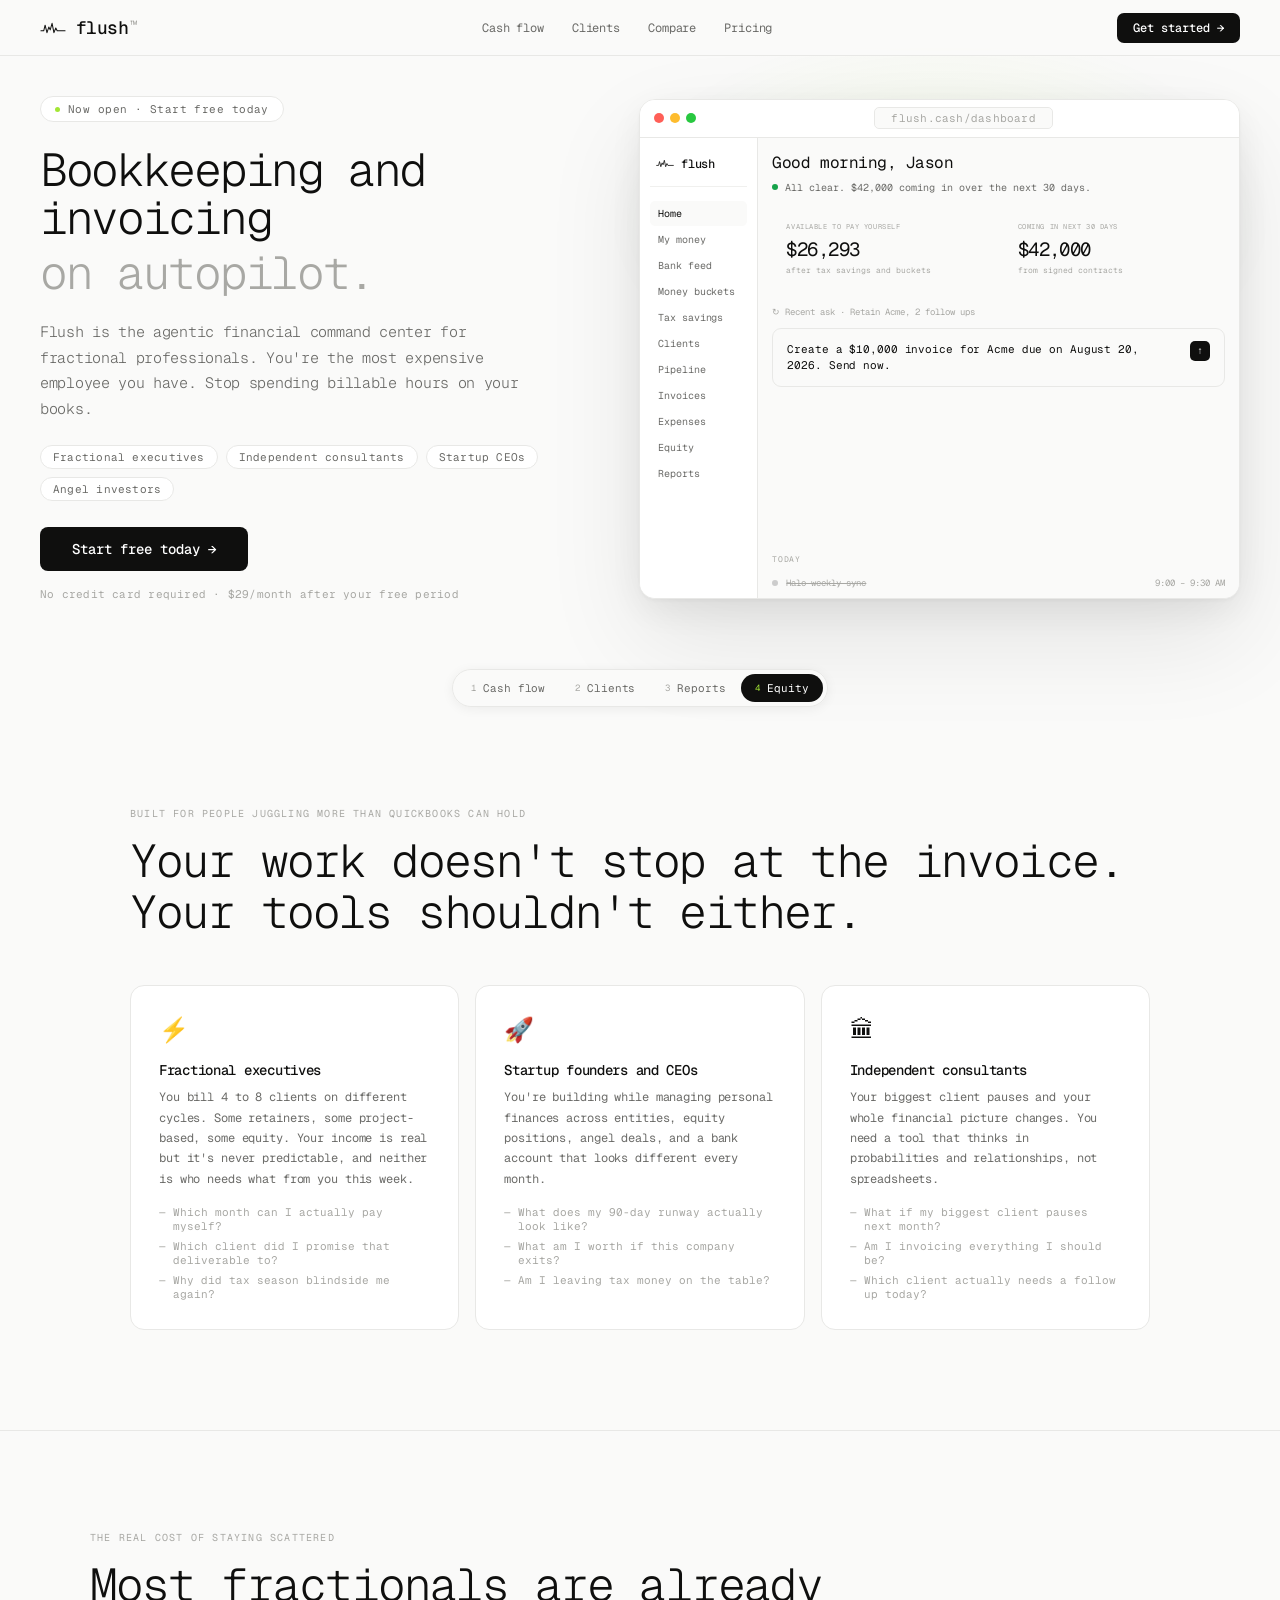
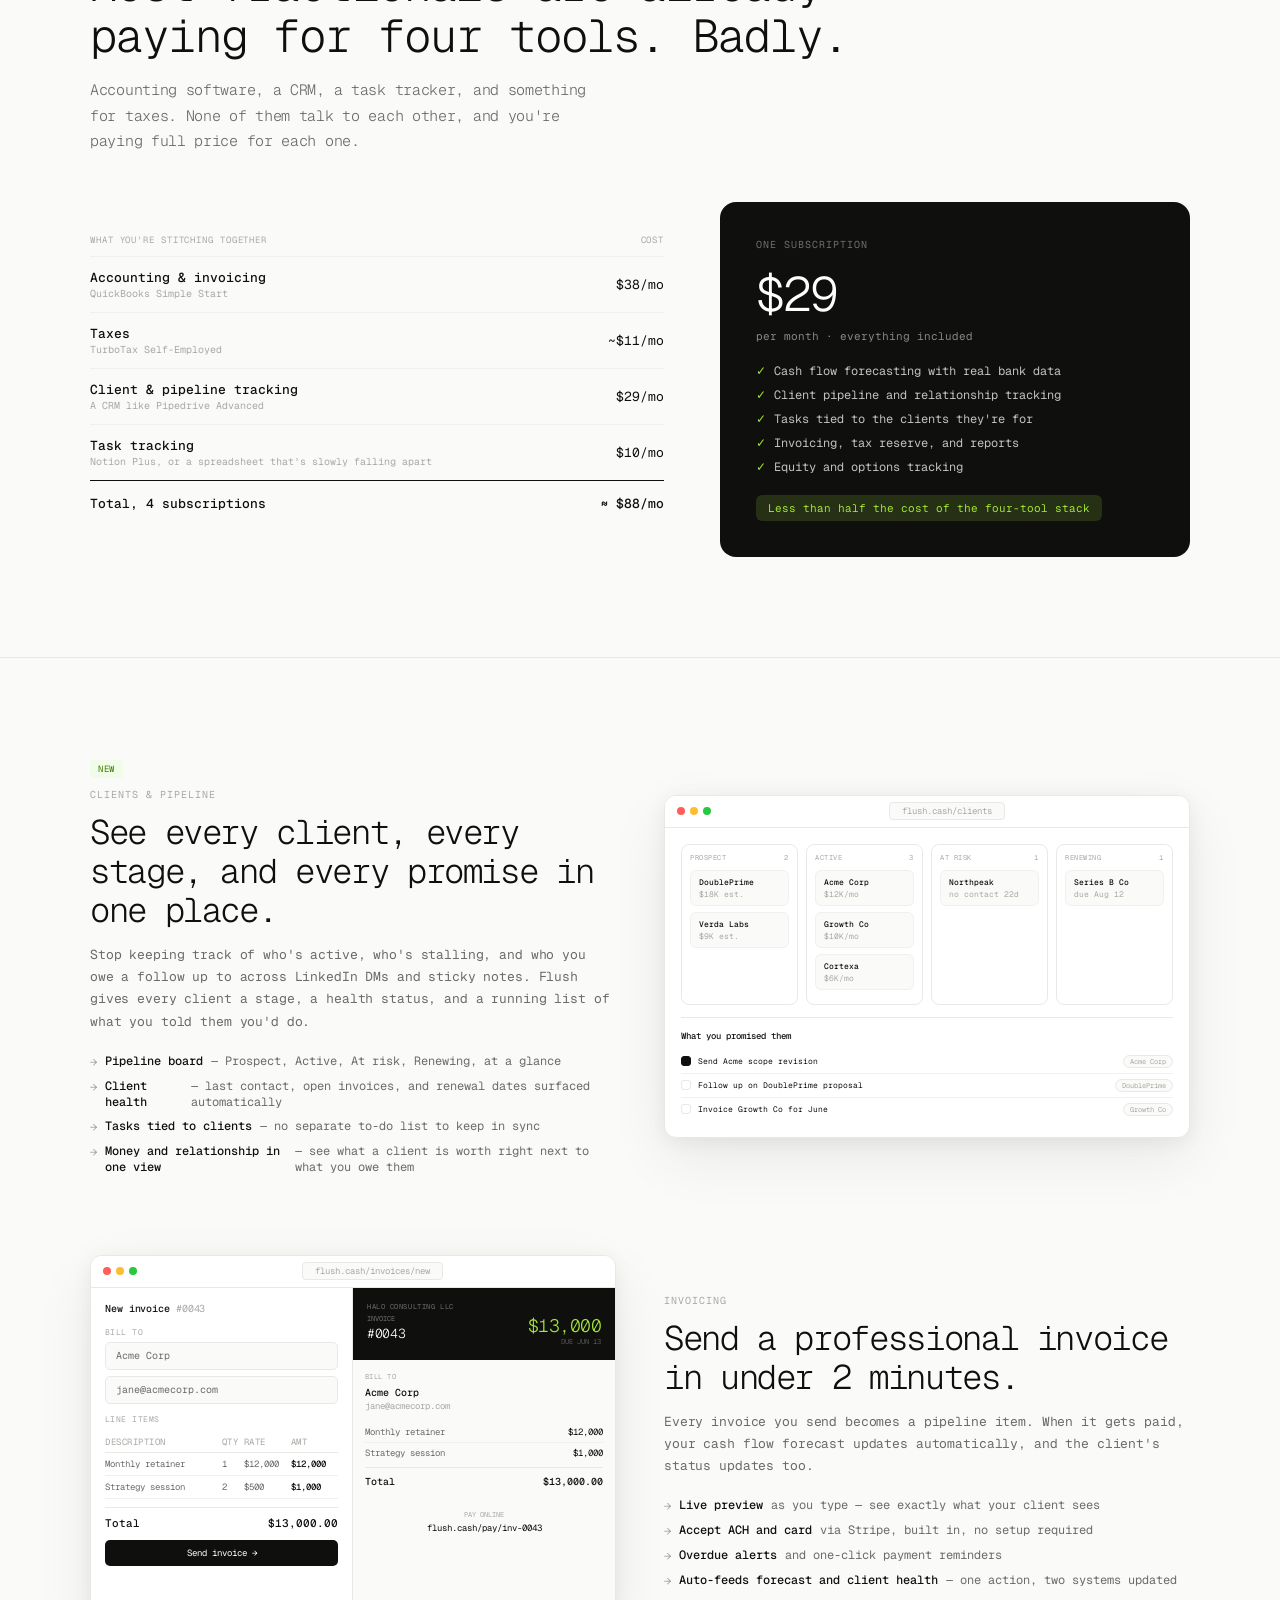
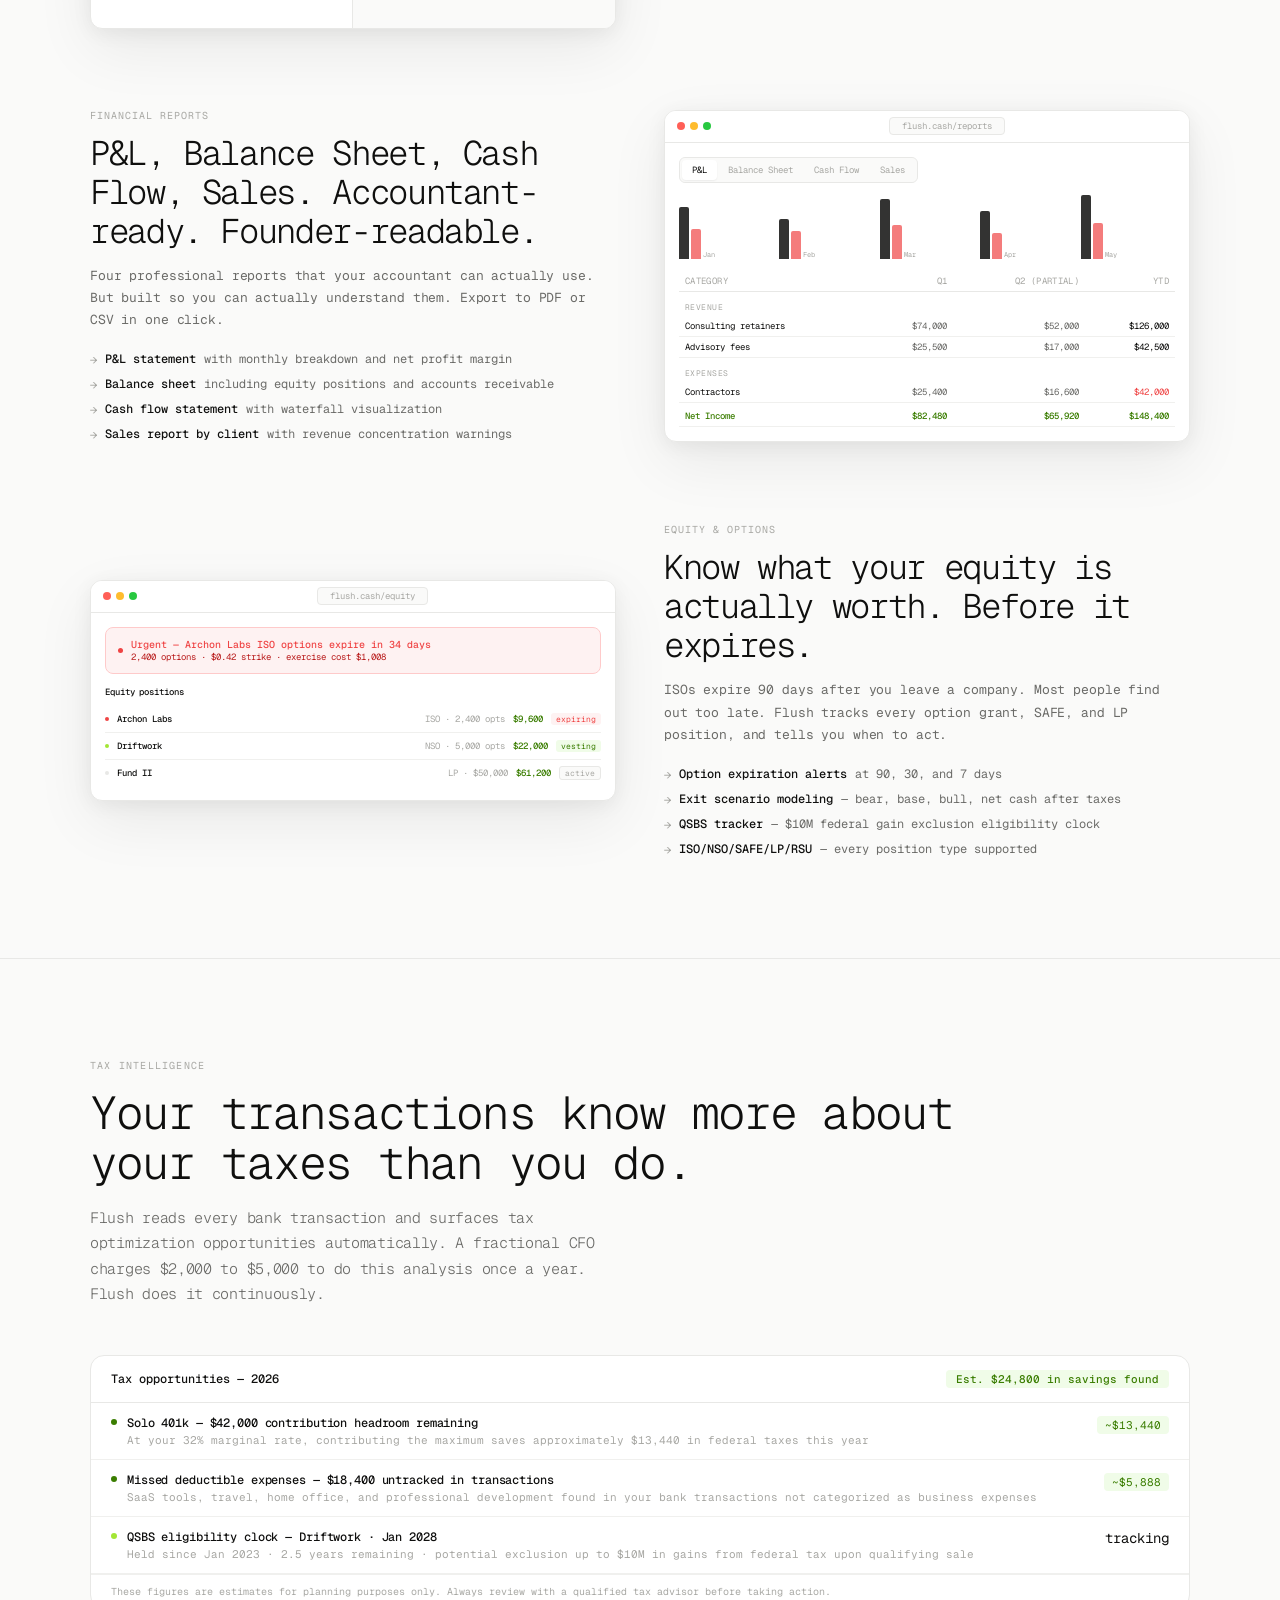
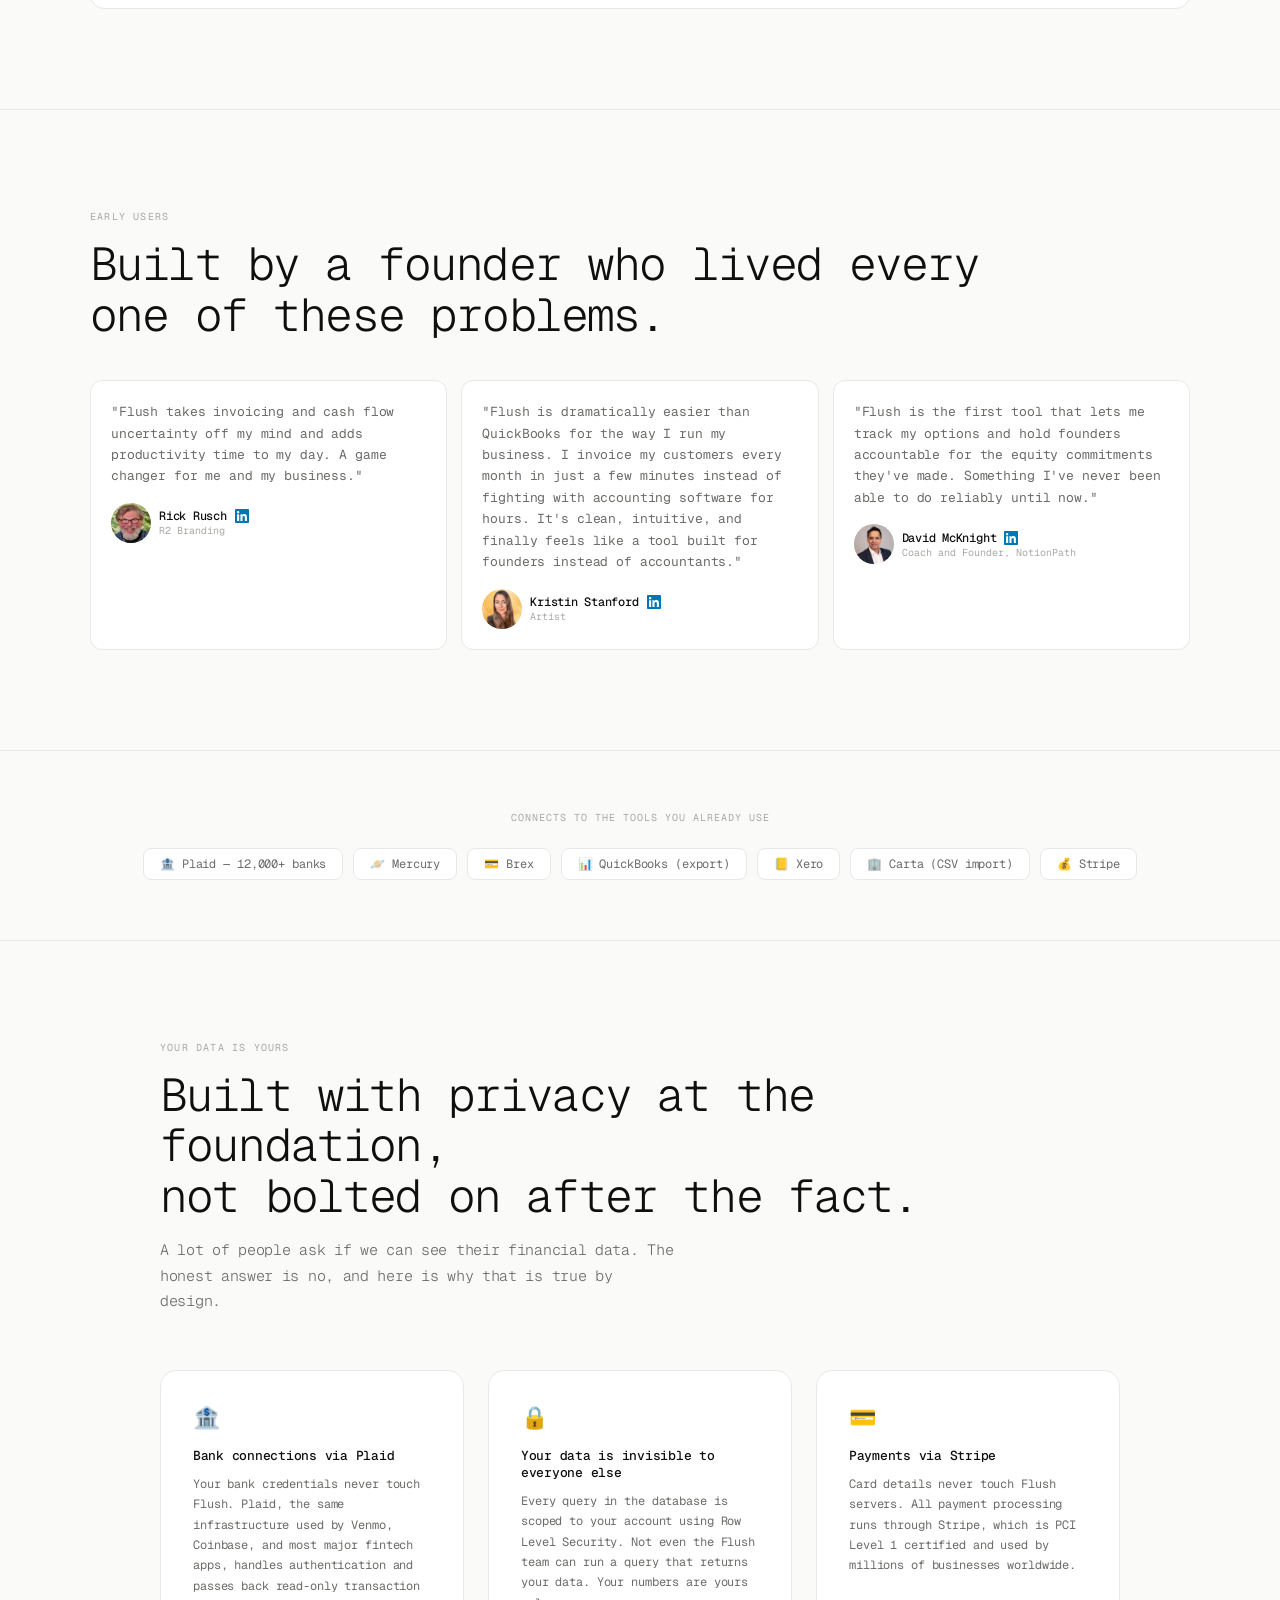
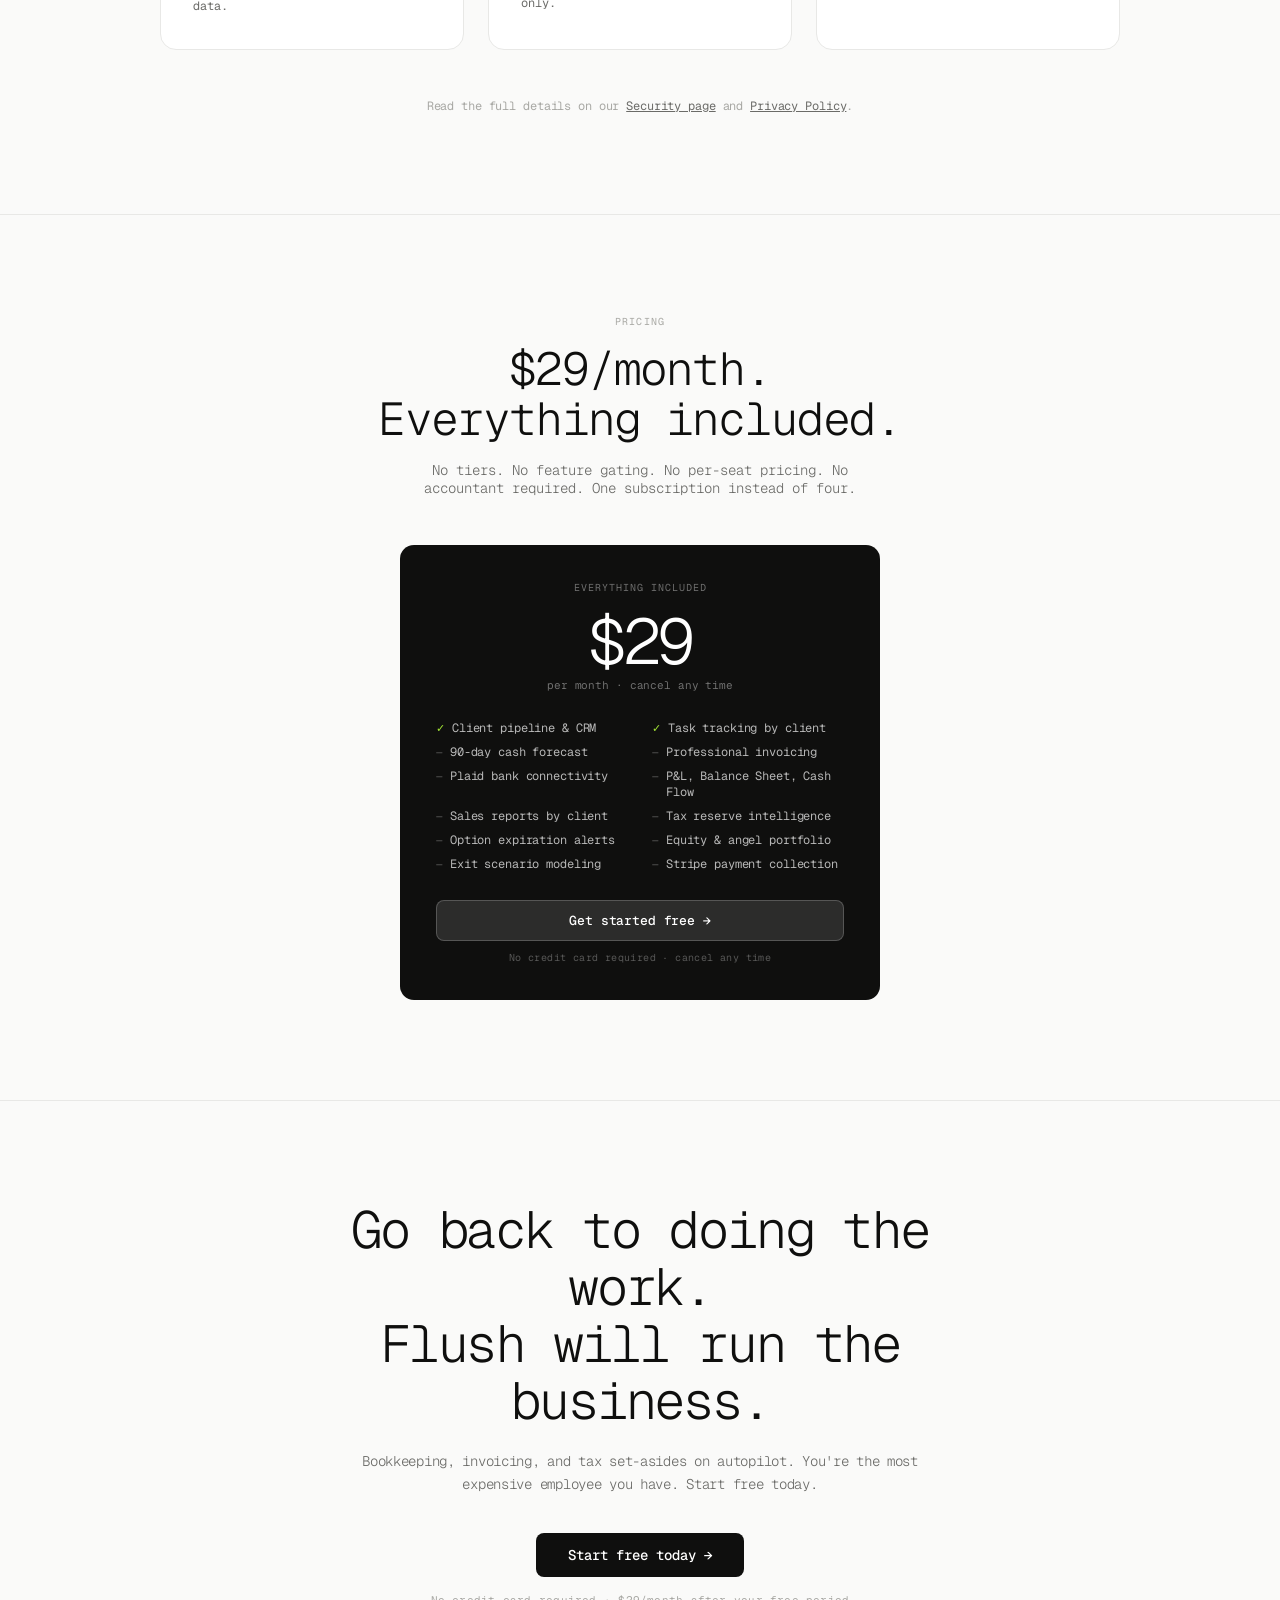
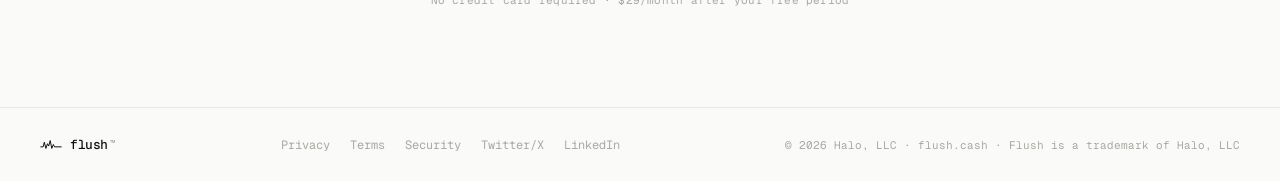
<file: index.html>
<!DOCTYPE html>
<html lang="en">
<head>
<meta charset="UTF-8">
<meta name="viewport" content="width=device-width, initial-scale=1.0">
<title>Flush — Bookkeeping and invoicing on autopilot.</title>
<meta name="description" content="Flush is the agentic financial command center for fractional professionals. You're the most expensive employee you have. Stop spending billable hours on your books. $29/month.">
<meta property="og:title" content="Flush — Bookkeeping and invoicing on autopilot.">
<meta property="og:description" content="The agentic financial command center for fractional professionals. Stop spending billable hours on your books. $29/month.">
<meta property="og:image" content="https://www.flush.cash/og-image.png">
<meta property="og:url" content="https://www.flush.cash">
<meta property="og:type" content="website">
<meta name="twitter:card" content="summary_large_image">
<meta name="twitter:title" content="Flush — Bookkeeping and invoicing on autopilot.">
<meta name="twitter:description" content="The agentic financial command center for fractional professionals. Stop spending billable hours on your books.">
<meta name="twitter:image" content="https://www.flush.cash/og-image.png">
<link rel="icon" type="image/png" href="/favicon.png">
<link rel="preconnect" href="https://fonts.googleapis.com">
<link href="https://fonts.googleapis.com/css2?family=Geist+Mono:wght@300;400;500;600&display=swap" rel="stylesheet">
<style>
*,*::before,*::after{margin:0;padding:0;box-sizing:border-box}
:root{
--bg:#fafaf9;--surface:#fff;--border:#e8e8e6;--border-subtle:#f0f0ee;
--text-primary:#0f0f0e;--text-secondary:#6b6b68;--text-tertiary:#a8a8a4;
--accent:#a3e635;--accent-muted:#f0fce8;--red:#ef4444;--red-muted:#fef2f2;
--amber:#f59e0b;--green:#16a34a;--green-muted:#f0fdf4;
--mono:'Geist Mono','Courier New',monospace;
}
html{font-size:14px;scroll-behavior:smooth}
body{background:var(--bg);color:var(--text-primary);font-family:var(--mono);-webkit-font-smoothing:antialiased;overflow-x:hidden}
@media (prefers-reduced-motion: reduce){
  html{scroll-behavior:auto}
  *{animation-duration:0.01ms !important;animation-iteration-count:1 !important;transition-duration:0.01ms !important;}
}

/* NAV */
nav{position:fixed;top:0;left:0;right:0;z-index:100;height:56px;background:rgba(250,250,249,0.9);backdrop-filter:blur(16px);border-bottom:1px solid var(--border);display:flex;align-items:center;justify-content:space-between;padding:0 40px}
.nav-logo{display:flex;align-items:center;gap:10px;text-decoration:none}
.nav-wordmark{font-size:18px;font-weight:500;letter-spacing:-0.03em;color:var(--text-primary)}
.nav-links{display:flex;align-items:center;gap:28px}
.nav-link{font-size:12px;color:var(--text-secondary);text-decoration:none;letter-spacing:-0.01em;transition:color 0.15s}
.nav-link:hover,.nav-link:focus-visible{color:var(--text-primary)}
.nav-cta{display:inline-flex;align-items:center;gap:6px;padding:7px 16px;border-radius:7px;font-size:12px;font-family:var(--mono);font-weight:500;background:var(--text-primary);color:#fff;text-decoration:none;transition:background 0.15s}
.nav-cta:hover{background:#2a2a28}
a:focus-visible,button:focus-visible{outline:2px solid var(--text-primary);outline-offset:2px}

/* HERO: two-column, copy left, product right, above the fold */
.hero{padding:96px 40px 32px;max-width:1280px;margin:0 auto;display:grid;grid-template-columns:0.95fr 1.05fr;gap:56px;align-items:center;text-align:left}
.hero-copy{min-width:0}
.hero-eyebrow{display:inline-flex;align-items:center;gap:8px;padding:5px 14px;border-radius:20px;border:1px solid var(--border);background:var(--surface);font-size:11px;color:var(--text-secondary);letter-spacing:0.04em;margin-bottom:24px;animation:fadeUp 0.5s ease both}
.eyebrow-dot{width:5px;height:5px;border-radius:50%;background:var(--accent);animation:pulse 2s infinite}
.hero-headline{font-size:clamp(32px,3.6vw,52px);font-weight:300;letter-spacing:-0.05em;line-height:1.05;margin-bottom:6px;animation:fadeUp 0.5s 0.08s ease both}
.hero-headline-2{font-size:clamp(32px,3.6vw,52px);font-weight:300;letter-spacing:-0.05em;line-height:1.05;margin-bottom:22px;color:var(--text-tertiary);animation:fadeUp 0.5s 0.12s ease both}
.hero-sub{font-size:15px;font-weight:300;color:var(--text-secondary);letter-spacing:-0.02em;line-height:1.7;max-width:480px;margin:0 0 24px;animation:fadeUp 0.5s 0.18s ease both}
.hero-icp{display:flex;align-items:center;gap:8px;margin-bottom:26px;flex-wrap:wrap;animation:fadeUp 0.5s 0.22s ease both}
.icp-tag{padding:4px 12px;border-radius:20px;border:1px solid var(--border);font-size:11px;color:var(--text-secondary);background:var(--surface);letter-spacing:0.02em}

/* WAITLIST */
.waitlist-wrap{animation:fadeUp 0.5s 0.28s ease both}
.waitlist-btn{height:42px;padding:0 20px;border-radius:8px;border:none;background:var(--text-primary);color:#fff;font-family:var(--mono);font-size:12px;font-weight:500;cursor:pointer;white-space:nowrap;transition:background 0.15s}
.waitlist-btn:hover{background:#2a2a28}
.waitlist-note{font-size:11px;color:var(--text-tertiary);text-align:left;letter-spacing:0.02em}
.cta-inner .waitlist-note{text-align:center}
@keyframes pulse{0%,100%{opacity:1}50%{opacity:0.4}}
@keyframes fadeUp{from{opacity:0;transform:translateY(10px)}to{opacity:1;transform:translateY(0)}}
@keyframes panelFade{from{opacity:0;transform:translateY(6px)}to{opacity:1;transform:translateY(0)}}

/* SECTION SCROLLSPY NAV (Attio-style numbered rail) */
.rail-nav{position:sticky;top:66px;z-index:60;display:flex;justify-content:center;gap:2px;width:fit-content;margin:36px auto 0;padding:4px;background:rgba(250,250,249,0.92);backdrop-filter:blur(12px);-webkit-backdrop-filter:blur(12px);border:1px solid var(--border);border-radius:24px;box-shadow:0 2px 12px rgba(0,0,0,0.06)}
.rail-item{display:flex;align-items:center;gap:7px;padding:7px 14px;border-radius:18px;font-size:11px;color:var(--text-secondary);text-decoration:none;transition:color 0.2s,background 0.2s;letter-spacing:-0.01em;white-space:nowrap}
.rail-num{font-size:9px;color:var(--text-tertiary);font-variant-numeric:tabular-nums}
.rail-item.active{color:#fff;background:var(--text-primary)}
.rail-item.active .rail-num{color:var(--accent)}
.rail-item:not(.active):hover{color:var(--text-primary)}
@media (max-width:900px){.rail-nav{display:none}}

/* SCREENSHOT FRAME */
.screenshot-wrap{margin:0;padding:0;animation:fadeUp 0.6s 0.35s ease both;position:relative;min-width:0}
.screenshot-glow{position:absolute;top:-80px;left:50%;transform:translateX(-50%);width:700px;height:400px;background:radial-gradient(ellipse,rgba(163,230,53,0.10) 0%,transparent 70%);pointer-events:none;z-index:0}
.screenshot-frame{background:var(--surface);border:1px solid var(--border);border-radius:16px;overflow:hidden;box-shadow:0 2px 4px rgba(0,0,0,0.04),0 12px 40px rgba(0,0,0,0.07),0 40px 100px rgba(0,0,0,0.09);position:relative;z-index:1}
.browser-bar{height:38px;background:var(--surface);border-bottom:1px solid var(--border);display:flex;align-items:center;padding:0 14px;gap:6px}
.browser-dot{width:10px;height:10px;border-radius:50%}
.browser-url{margin:0 auto;font-size:11px;color:var(--text-tertiary);background:var(--bg);border:1px solid var(--border);border-radius:5px;padding:3px 16px;letter-spacing:0.02em;transition:opacity 0.2s}

/* Hero view toggle pills */
.hero-view-toggle{display:flex;justify-content:center;gap:6px;padding:12px 0 0}
.hvt-pill{font-size:10px;padding:5px 12px;border-radius:20px;border:1px solid var(--border);background:var(--surface);color:var(--text-tertiary);cursor:pointer;font-family:var(--mono);transition:all 0.2s}
.hvt-pill.active{background:var(--text-primary);color:#fff;border-color:var(--text-primary)}

/* MINI APP inside screenshot */
.mini-app{display:flex;height:480px;overflow:hidden}
.mini-sidebar{width:172px;border-right:1px solid var(--border);background:var(--surface);padding:14px 10px;flex-shrink:0}
.ms-logo{display:flex;align-items:center;gap:7px;padding:4px 6px;margin-bottom:14px;border-bottom:1px solid var(--border-subtle);padding-bottom:14px}
.ms-logo-name{font-size:12px;font-weight:500;letter-spacing:-0.03em}
.ms-section{font-size:8px;letter-spacing:0.1em;text-transform:uppercase;color:var(--text-tertiary);padding:6px 6px 3px;margin-top:6px}
.ms-nav{display:flex;align-items:center;gap:6px;padding:5px 6px;border-radius:5px;font-size:10px;color:var(--text-secondary);margin-bottom:1px;letter-spacing:-0.01em;cursor:pointer;transition:background 0.15s,color 0.15s}
.ms-nav.active{background:var(--text-primary);color:#fff}
.ms-nav-dot{width:3px;height:3px;border-radius:50%;background:currentColor;opacity:0.5;flex-shrink:0}
.ms-badge{margin-left:auto;background:var(--red);color:#fff;font-size:8px;padding:1px 4px;border-radius:8px}
.ms-badge.g{background:var(--green)}
.mini-main{flex:1;background:var(--bg);overflow:hidden;position:relative}
.ms-topbar{height:38px;background:var(--surface);border-bottom:1px solid var(--border);display:flex;align-items:center;justify-content:space-between;padding:0 16px}
.ms-page-title{font-size:11px;font-weight:500;letter-spacing:-0.02em}
.ms-btn{font-size:9px;padding:3px 8px;border-radius:4px;background:var(--text-primary);color:#fff;font-family:var(--mono);border:none;cursor:pointer}
.ms-content{padding:14px;animation:panelFade 0.4s ease both}
.anim-row{opacity:0;transform:translateY(5px);transition:opacity 0.35s ease,transform 0.35s ease}
.anim-row.in{opacity:1;transform:translateY(0)}
.anim-fade{opacity:0;transition:opacity 0.4s ease}
.anim-fade.in{opacity:1}
.ms-prob-fill{transition:width 0.6s cubic-bezier(0.22,0.61,0.36,1)}
.ms-card{background:var(--surface);border:1px solid var(--border);border-radius:8px;padding:12px 14px;margin-bottom:10px}
.ms-label{font-size:7px;letter-spacing:0.1em;text-transform:uppercase;color:var(--text-tertiary);margin-bottom:6px;display:flex;justify-content:space-between;align-items:center}
.ms-amount{font-size:22px;font-weight:300;letter-spacing:-0.04em;margin-bottom:10px;display:flex;align-items:baseline;gap:8px}
.ms-delta{font-size:8px;padding:1px 5px;border-radius:3px;background:var(--accent-muted);color:#3a7d00}
.ms-grid3{display:grid;grid-template-columns:repeat(3,1fr);gap:8px;margin-bottom:10px}
.ms-stat{background:var(--surface);border:1px solid var(--border);border-radius:6px;padding:8px 10px}
.ms-stat-lbl{font-size:7px;letter-spacing:0.08em;text-transform:uppercase;color:var(--text-tertiary);margin-bottom:4px}
.ms-stat-val{font-size:13px;font-weight:300;letter-spacing:-0.03em}
.ms-stat-meta{font-size:7px;color:var(--text-tertiary);margin-top:2px}
.ms-stat-meta.up{color:#3a7d00}
.ms-stat-meta.down{color:var(--red)}
.ms-stat-meta.warn{color:var(--amber)}
.ms-grid2{display:grid;grid-template-columns:1fr 1fr;gap:8px}
.ms-pipeline-item{display:flex;align-items:center;gap:6px;padding:4px 0;border-bottom:1px solid var(--border-subtle);font-size:8px}
.ms-pipeline-item:last-child{border-bottom:none}
.ms-prob{width:24px;height:2px;background:var(--border);border-radius:1px;flex-shrink:0}
.ms-prob-fill{height:100%;border-radius:1px;background:var(--text-primary)}
.ms-alert-item{display:flex;align-items:flex-start;gap:5px;padding:4px 0;border-bottom:1px solid var(--border-subtle);font-size:8px}
.ms-alert-item:last-child{border-bottom:none}
.ms-alert-dot{width:4px;height:4px;border-radius:50%;margin-top:2px;flex-shrink:0}

/* Clients kanban mini (used both in hero alt view and in the feature section) */
.kanban-mini{display:grid;grid-template-columns:repeat(4,1fr);gap:8px}
.kanban-col{background:var(--surface);border:1px solid var(--border);border-radius:8px;padding:8px;min-height:120px}
.kanban-col-lbl{font-size:7px;letter-spacing:0.08em;text-transform:uppercase;color:var(--text-tertiary);margin-bottom:8px;display:flex;justify-content:space-between}
.kanban-card{background:var(--bg);border:1px solid var(--border-subtle);border-radius:6px;padding:6px 8px;margin-bottom:6px;font-size:8px}
.kanban-card-name{font-weight:500;color:var(--text-primary);margin-bottom:2px}
.kanban-card-meta{color:var(--text-tertiary)}
.task-row{display:flex;align-items:center;gap:7px;padding:5px 0;border-bottom:1px solid var(--border-subtle);font-size:8px}
.task-row:last-child{border-bottom:none}
.task-check{width:10px;height:10px;border-radius:3px;border:1px solid var(--border);flex-shrink:0}
.task-check.done{background:var(--text-primary);border-color:var(--text-primary)}
.task-client{margin-left:auto;color:var(--text-tertiary);font-size:7px;padding:1px 6px;background:var(--bg);border-radius:8px;border:1px solid var(--border)}

/* SECTION BLOCKS */
section{padding:100px 40px;max-width:1100px;margin:0 auto}
.section-eyebrow{font-size:10px;letter-spacing:0.12em;text-transform:uppercase;color:var(--text-tertiary);margin-bottom:16px}
.section-headline{font-size:clamp(28px,4vw,46px);font-weight:300;letter-spacing:-0.04em;line-height:1.1;margin-bottom:16px}
.section-body{font-size:15px;font-weight:300;color:var(--text-secondary);letter-spacing:-0.02em;line-height:1.7;max-width:520px}
hr{border:none;border-top:1px solid var(--border)}

/* WHO IT'S FOR */
.icp-grid{display:grid;grid-template-columns:repeat(3,1fr);gap:16px;margin-top:48px}
.icp-card{background:var(--surface);border:1px solid var(--border);border-radius:14px;padding:28px}
.icp-emoji{font-size:24px;margin-bottom:16px}
.icp-title{font-size:14px;font-weight:500;letter-spacing:-0.02em;margin-bottom:8px}
.icp-body{font-size:12px;color:var(--text-secondary);line-height:1.7;letter-spacing:-0.01em}
.icp-pains{margin-top:16px;display:flex;flex-direction:column;gap:6px}
.icp-pain{display:flex;align-items:flex-start;gap:7px;font-size:11px;color:var(--text-tertiary)}
.icp-pain::before{content:'—';color:var(--text-tertiary);flex-shrink:0}

/* COST COMPARISON (new) */
.cost-section{border-top:1px solid var(--border);padding:100px 40px}
.cost-inner{max-width:1100px;margin:0 auto}
.cost-grid{display:grid;grid-template-columns:1.1fr 0.9fr;gap:56px;align-items:center;margin-top:48px}
.stack-table{width:100%;border-collapse:collapse}
.stack-table th{text-align:left;font-size:9px;letter-spacing:0.1em;text-transform:uppercase;color:var(--text-tertiary);padding:0 0 10px;font-weight:400}
.stack-table th:last-child{text-align:right}
.stack-table td{padding:12px 0;border-top:1px solid var(--border-subtle);font-size:13px}
.stack-table td:last-child{text-align:right;font-variant-numeric:tabular-nums}
.stack-row-name{color:var(--text-primary);font-weight:500}
.stack-row-sub{color:var(--text-tertiary);font-size:10px;margin-top:1px}
.stack-total-row td{border-top:1px solid var(--text-primary);font-weight:500;padding-top:14px}
.flush-card{background:var(--text-primary);color:#fff;border-radius:16px;padding:36px}
.flush-card-lbl{font-size:10px;letter-spacing:0.1em;text-transform:uppercase;color:rgba(255,255,255,0.4);margin-bottom:12px}
.flush-card-price{font-size:48px;font-weight:300;letter-spacing:-0.04em;margin-bottom:4px}
.flush-card-note{font-size:11px;color:rgba(255,255,255,0.5);margin-bottom:20px}
.flush-card-list{display:flex;flex-direction:column;gap:8px}
.flush-card-item{display:flex;align-items:flex-start;gap:8px;font-size:12px;color:rgba(255,255,255,0.75)}
.flush-card-item::before{content:'✓';color:var(--accent);flex-shrink:0}
.savings-badge{display:inline-block;margin-top:20px;padding:6px 12px;border-radius:6px;background:rgba(163,230,53,0.15);color:var(--accent);font-size:11px}

/* QUICKBOOKS TEARDOWN */
.qb-section{border-top:1px solid var(--border);padding:100px 40px}
.qb-inner{max-width:1100px;margin:0 auto}
.qb-grid{display:grid;grid-template-columns:1fr 1fr;gap:60px;align-items:start;margin-top:48px}
.qb-col-label{font-size:10px;letter-spacing:0.1em;text-transform:uppercase;color:var(--text-tertiary);margin-bottom:20px;display:flex;align-items:center;gap:8px}
.qb-col-label .pill{padding:2px 8px;border-radius:4px;font-size:9px}
.qb-row{display:flex;align-items:flex-start;gap:12px;padding:12px 0;border-bottom:1px solid var(--border-subtle)}
.qb-row:last-child{border-bottom:none}
.qb-check{width:16px;height:16px;border-radius:4px;display:flex;align-items:center;justify-content:center;flex-shrink:0;margin-top:1px}
.qb-check.yes{background:var(--accent-muted);color:#3a7d00}
.qb-check.no{background:var(--red-muted);color:var(--red)}
.qb-text{font-size:12px;color:var(--text-secondary);line-height:1.55;letter-spacing:-0.01em}
.qb-text strong{color:var(--text-primary);font-weight:500}

/* FEATURE SCREENSHOTS */
.feature-section{border-top:1px solid var(--border);padding:100px 40px}
.feature-inner{max-width:1100px;margin:0 auto}
.feature-block{display:grid;grid-template-columns:1fr 1fr;gap:48px;align-items:center;margin-bottom:80px}
.feature-block:last-child{margin-bottom:0}
.feature-block.reverse{direction:rtl}
.feature-block.reverse>*{direction:ltr}
.feature-text .eyebrow{font-size:10px;letter-spacing:0.1em;text-transform:uppercase;color:var(--text-tertiary);margin-bottom:12px}
.feature-text h3{font-size:clamp(22px,3vw,34px);font-weight:300;letter-spacing:-0.04em;line-height:1.15;margin-bottom:14px}
.feature-text p{font-size:13px;color:var(--text-secondary);line-height:1.7;letter-spacing:-0.01em;margin-bottom:20px}
.feature-bullets{display:flex;flex-direction:column;gap:8px}
.feature-bullet{display:flex;align-items:flex-start;gap:8px;font-size:12px;color:var(--text-secondary)}
.feature-bullet::before{content:'→';color:var(--text-tertiary);flex-shrink:0;margin-top:1px}
.feature-bullet strong{color:var(--text-primary);font-weight:500}
.feature-badge{display:inline-block;font-size:9px;letter-spacing:0.06em;text-transform:uppercase;color:#3a7d00;background:var(--accent-muted);padding:3px 8px;border-radius:4px;margin-bottom:10px}

.mini-screen{background:var(--surface);border:1px solid var(--border);border-radius:12px;overflow:hidden;box-shadow:0 4px 20px rgba(0,0,0,0.06),0 20px 60px rgba(0,0,0,0.07)}
.mini-screen-bar{height:32px;background:var(--surface);border-bottom:1px solid var(--border);display:flex;align-items:center;padding:0 12px;gap:5px}
.mini-screen-dot{width:8px;height:8px;border-radius:50%}
.mini-screen-url{margin:0 auto;font-size:9px;color:var(--text-tertiary);background:var(--bg);border:1px solid var(--border);border-radius:4px;padding:2px 12px}

.inv-preview{padding:16px}
.inv-form-mini{display:flex;flex-direction:column;gap:8px}
.inv-field-mini{height:28px;background:var(--bg);border:1px solid var(--border);border-radius:5px;padding:0 10px;font-size:10px;color:var(--text-secondary);display:flex;align-items:center}
.inv-table-mini{width:100%;border-collapse:collapse;font-size:9px;margin-top:8px}
.inv-table-mini th{color:var(--text-tertiary);text-align:left;padding:4px 0;border-bottom:1px solid var(--border);letter-spacing:0.06em;text-transform:uppercase;font-weight:400}
.inv-table-mini td{padding:5px 0;border-bottom:1px solid var(--border-subtle);color:var(--text-secondary)}
.inv-total-mini{display:flex;justify-content:space-between;font-size:11px;font-weight:500;padding-top:8px;margin-top:8px;border-top:1px solid var(--border)}

.report-mini{padding:14px}
.report-tabs-mini{display:flex;gap:1px;background:var(--bg);border-radius:6px;padding:2px;margin-bottom:12px;width:fit-content;border:1px solid var(--border)}
.rt-mini{font-size:9px;padding:4px 10px;border-radius:4px;cursor:pointer;font-family:var(--mono);color:var(--text-tertiary);border:none;background:none}
.rt-mini.active{background:var(--surface);color:var(--text-primary);box-shadow:0 1px 2px rgba(0,0,0,0.06)}
.pl-mini-table{width:100%;border-collapse:collapse;font-size:9px}
.pl-mini-table th{color:var(--text-tertiary);text-align:right;padding:4px 6px;border-bottom:1px solid var(--border);font-weight:400;letter-spacing:0.04em;text-transform:uppercase}
.pl-mini-table th:first-child{text-align:left}
.pl-mini-table td{padding:4px 6px;border-bottom:1px solid var(--border-subtle);text-align:right;color:var(--text-secondary)}
.pl-mini-table td:first-child{text-align:left;color:var(--text-primary)}
.pl-mini-table .section-r td{font-size:8px;text-transform:uppercase;letter-spacing:0.06em;color:var(--text-tertiary);padding-top:10px;border-bottom:none}
.pl-mini-table .total-r td{font-weight:500;border-top:1px solid var(--border);color:#3a7d00;padding-top:7px}
.bar-mini-wrap{height:64px;display:flex;align-items:flex-end;gap:6px;margin-bottom:12px}
.bar-mini-group{flex:1;display:flex;gap:2px;align-items:flex-end}
.bar-mini{border-radius:2px 2px 0 0;width:10px}
.bar-mini-lbl{font-size:7px;color:var(--text-tertiary);text-align:center;margin-top:3px}

.equity-mini{padding:14px}
.eq-position{display:flex;align-items:center;gap:8px;padding:7px 0;border-bottom:1px solid var(--border-subtle);font-size:9px}
.eq-position:last-child{border-bottom:none}
.eq-dot{width:4px;height:4px;border-radius:50%;flex-shrink:0}
.eq-name{flex:1;color:var(--text-primary);font-weight:500}
.eq-type{color:var(--text-tertiary)}
.eq-value{color:#3a7d00;font-weight:500}
.eq-status{margin-left:auto}
.eq-tag{font-size:8px;padding:1px 5px;border-radius:3px}
.eq-tag-red{background:var(--red-muted);color:var(--red)}
.eq-tag-green{background:var(--accent-muted);color:#3a7d00}
.eq-tag-grey{background:var(--bg);color:var(--text-tertiary);border:1px solid var(--border)}

/* ALERT SECTION */
.alerts-demo{background:var(--surface);border:1px solid var(--border);border-radius:14px;overflow:hidden;margin-top:48px}
.alerts-header{padding:14px 20px;border-bottom:1px solid var(--border);display:flex;justify-content:space-between;align-items:center;font-size:12px;font-weight:500}
.alert-demo-item{display:flex;align-items:flex-start;gap:10px;padding:12px 20px;border-bottom:1px solid var(--border-subtle);transition:background 0.1s}
.alert-demo-item:hover{background:var(--bg)}
.alert-demo-item:last-child{border-bottom:none}
.alert-ind{width:6px;height:6px;border-radius:50%;margin-top:4px;flex-shrink:0}
.alert-demo-body{flex:1}
.alert-demo-title{font-size:12px;font-weight:500;color:var(--text-primary);margin-bottom:2px;letter-spacing:-0.01em}
.alert-demo-sub{font-size:11px;color:var(--text-tertiary)}
.alert-demo-time{font-size:10px;color:var(--text-tertiary);flex-shrink:0;margin-top:2px}
.alert-savings{font-size:11px;padding:2px 8px;border-radius:4px;background:var(--accent-muted);color:#3a7d00;flex-shrink:0;margin-top:1px}

/* SOCIAL PROOF */
.testimonials-grid{display:grid;grid-template-columns:repeat(3,1fr);gap:14px;margin-top:40px}
.testimonial{background:var(--surface);border:1px solid var(--border);border-radius:12px;padding:20px}
.t-quote{font-size:13px;color:var(--text-secondary);line-height:1.65;letter-spacing:-0.01em;margin-bottom:16px}
.t-author{display:flex;align-items:center;gap:8px}
.t-name{font-size:12px;font-weight:500;color:var(--text-primary);letter-spacing:-0.02em}
.t-role{font-size:10px;color:var(--text-tertiary)}

/* PRICING */
.pricing-card{background:var(--text-primary);color:#fff;border-radius:14px;padding:36px;max-width:480px;margin:48px auto 0;text-align:center}
.pricing-tier-lbl{font-size:10px;letter-spacing:0.1em;text-transform:uppercase;color:rgba(255,255,255,0.4);margin-bottom:16px}
.pricing-price-big{font-size:64px;font-weight:300;letter-spacing:-0.05em;line-height:1;margin-bottom:4px}
.pricing-period{font-size:11px;color:rgba(255,255,255,0.4);margin-bottom:28px;letter-spacing:-0.01em}
.pricing-features-grid{display:grid;grid-template-columns:1fr 1fr;gap:8px 24px;text-align:left;margin-bottom:28px}
.pricing-feature{display:flex;align-items:flex-start;gap:7px;font-size:12px;color:rgba(255,255,255,0.7);letter-spacing:-0.01em}
.pricing-feature::before{content:'—';color:rgba(255,255,255,0.3);flex-shrink:0;font-size:11px;margin-top:1px}
.pricing-feature.new::before{content:'✓';color:var(--accent)}
.pricing-cta{display:block;padding:11px;border-radius:8px;background:rgba(255,255,255,0.12);border:1px solid rgba(255,255,255,0.2);color:#fff;font-family:var(--mono);font-size:13px;font-weight:500;text-decoration:none;text-align:center;cursor:pointer;transition:background 0.15s;letter-spacing:-0.01em}
.pricing-cta:hover{background:rgba(255,255,255,0.2)}
.pricing-note{font-size:10px;color:rgba(255,255,255,0.3);margin-top:10px;letter-spacing:0.04em}
.legacy-note{font-size:11px;color:var(--text-tertiary);text-align:center;margin-top:16px}

/* INTEGRATIONS */
.integrations-wrap{border-top:1px solid var(--border);padding:60px 40px}
.integrations-inner{max-width:1100px;margin:0 auto;text-align:center}
.int-label{font-size:10px;letter-spacing:0.1em;text-transform:uppercase;color:var(--text-tertiary);margin-bottom:24px}
.int-row{display:flex;align-items:center;justify-content:center;gap:10px;flex-wrap:wrap}
.int-chip{display:inline-flex;align-items:center;gap:7px;padding:7px 16px;border-radius:8px;border:1px solid var(--border);background:var(--surface);font-size:12px;color:var(--text-secondary);letter-spacing:-0.01em}

/* CTA BOTTOM */
.cta-section{border-top:1px solid var(--border);padding:100px 40px;text-align:center}
.cta-inner{max-width:600px;margin:0 auto}
.cta-headline{font-size:clamp(30px,5vw,52px);font-weight:300;letter-spacing:-0.04em;line-height:1.1;margin-bottom:20px}
.cta-sub{font-size:14px;font-weight:300;color:var(--text-secondary);letter-spacing:-0.02em;line-height:1.7;margin-bottom:36px}

/* FOOTER */
footer{border-top:1px solid var(--border);padding:28px 40px;display:flex;align-items:center;justify-content:space-between}
.footer-logo{display:flex;align-items:center;gap:8px;text-decoration:none}
.footer-wordmark{font-size:13px;font-weight:500;letter-spacing:-0.03em;color:var(--text-primary)}
.footer-links{display:flex;gap:20px}
.footer-link{font-size:12px;color:var(--text-tertiary);text-decoration:none;transition:color 0.15s}
.footer-link:hover{color:var(--text-primary)}
.footer-copy{font-size:11px;color:var(--text-tertiary)}

.reveal{opacity:1;transform:none;transition:opacity 0.5s ease,transform 0.5s ease}
.reveal.visible{opacity:1;transform:none}

/* MINI-APP: real product screens (Home / Retain Acme) */
.mini-app{height:460px;overflow:hidden;position:relative}
.mini-app-pane{width:100%;height:100%}
.mini-sidebar{width:118px}
.ms-nav{padding:6px 8px;cursor:default}
.ms-nav-active-light{background:var(--bg);color:var(--text-primary);border-radius:5px}
.mini-main{flex:1;overflow:hidden;display:flex;flex-direction:column}
#viewHome{overflow-y:auto;height:100%}
.home-greeting{font-size:16px;font-weight:400;letter-spacing:-0.03em;margin-bottom:8px}
.home-status{display:flex;align-items:center;gap:7px;font-size:10px;color:var(--text-secondary);margin-bottom:16px}
.home-cards{display:grid;grid-template-columns:1fr 1fr;gap:10px;margin-bottom:14px}
.home-card{background:var(--bg);border-radius:8px;padding:12px 14px}
.home-card-lbl{font-size:7px;letter-spacing:0.08em;text-transform:uppercase;color:var(--text-tertiary);margin-bottom:6px}
.home-card-val{font-size:19px;font-weight:400;letter-spacing:-0.03em;margin-bottom:3px}
.home-card-sub{font-size:8px;color:var(--text-tertiary)}
.recent-ask-pill{display:inline-flex;align-items:center;gap:5px;font-size:9px;color:var(--text-tertiary);margin-bottom:10px}
.ask-box{border:1px solid var(--border);border-radius:9px;padding:12px 14px;margin-bottom:12px;min-height:38px;display:flex;align-items:flex-start;justify-content:space-between;gap:10px}
.ask-box-text{font-size:11px;color:var(--text-primary);letter-spacing:-0.01em;line-height:1.5;flex:1}
.ask-caret{display:inline-block;animation:caretBlink 0.9s step-end infinite}
@keyframes caretBlink{50%{opacity:0}}
.ask-box-btn{width:20px;height:20px;border-radius:5px;background:var(--text-primary);color:#fff;border:none;font-size:10px;flex-shrink:0;display:flex;align-items:center;justify-content:center;transition:transform 0.12s ease,opacity 0.12s ease}
.ask-box-btn.pressed{transform:scale(0.82);opacity:0.7}
.ask-reply{display:none;align-items:flex-start;gap:9px;background:var(--bg);border:1px solid var(--border);border-radius:9px;padding:11px 13px;margin-bottom:12px;opacity:0;transform:translateY(6px);transition:opacity 0.35s ease,transform 0.35s ease}
.ask-reply.show{display:flex}
.ask-reply.in{opacity:1;transform:translateY(0)}
.ask-reply-check{width:18px;height:18px;border-radius:50%;background:var(--accent-muted);color:#3a7d00;font-size:10px;display:flex;align-items:center;justify-content:center;flex-shrink:0;margin-top:1px}
.ask-reply-title{font-size:10px;font-weight:600;color:var(--text-primary);letter-spacing:-0.01em;margin-bottom:2px}
.ask-reply-sub{font-size:9px;color:var(--text-tertiary);margin-bottom:8px}
.ask-reply-actions{display:flex;gap:6px}
.quick-pills{display:flex;flex-wrap:wrap;gap:6px;margin-bottom:18px}
.qp{font-size:8px;padding:4px 9px;border-radius:20px;border:1px solid var(--border);color:var(--text-secondary);white-space:nowrap}
.home-section-lbl{font-size:8px;letter-spacing:0.08em;text-transform:uppercase;color:var(--text-tertiary);margin-bottom:8px;margin-top:4px}
.today-row{display:flex;align-items:center;gap:8px;font-size:9px;color:var(--text-tertiary);padding:5px 0}
.today-name.strike{text-decoration:line-through}
.today-time{margin-left:auto}
.today-card{border:1px solid var(--border);border-radius:9px;padding:10px 12px;margin-bottom:14px}
.today-card-top{display:flex;align-items:center;gap:8px;font-size:10px;margin-bottom:5px}
.today-dot{width:6px;height:6px;border-radius:50%;flex-shrink:0}
.today-desc{font-size:9px;color:var(--text-secondary);line-height:1.5;margin-bottom:9px}
.today-actions{display:flex;gap:6px}
.tbtn-solid{font-size:8px;padding:4px 10px;border-radius:5px;background:var(--text-primary);color:#fff;border:none;font-family:var(--mono)}
.tbtn-outline{font-size:8px;padding:4px 10px;border-radius:5px;background:none;border:1px solid var(--border);color:var(--text-primary);font-family:var(--mono)}
.attn-row{display:flex;align-items:center;gap:8px;font-size:9px;padding:6px 0;border-bottom:1px solid var(--border-subtle)}
.attn-text{color:var(--text-primary)}
.attn-action{margin-left:auto;color:var(--text-tertiary);white-space:nowrap;font-size:8px}

.retain-topbar{display:flex;align-items:center;gap:9px;padding:10px 16px;border-bottom:1px solid var(--border);flex-shrink:0}
.retain-wordmark{font-size:11px;font-weight:500;letter-spacing:-0.02em}
.retain-divider{color:var(--border);font-size:10px}
.retain-title{font-size:11px;color:var(--text-secondary)}
.retain-star{margin-left:auto;color:var(--text-tertiary);font-size:11px}
#viewRetain{padding:16px}
.retain-rec-card{display:flex;align-items:center;gap:10px;background:var(--bg);border-left:2px solid var(--green);border-radius:8px;padding:9px 12px;margin-bottom:16px}
.retain-rec-thumb{width:36px;height:26px;border-radius:5px;flex-shrink:0;overflow:hidden;line-height:0}
.retain-rec-title{font-size:10px;font-weight:500;letter-spacing:-0.01em}
.retain-rec-sub{font-size:8px;color:var(--text-tertiary);margin-top:1px}
.retain-h{font-size:10px;font-weight:500;margin:14px 0 8px}
.retain-item{font-size:9px;color:var(--text-secondary);line-height:1.6;padding:5px 0;letter-spacing:-0.005em}
.retain-item strong{color:var(--text-primary);font-weight:600}
.retain-ask-box{margin-top:16px;border:1px solid var(--border);border-radius:8px;padding:10px 14px;font-size:9px;color:var(--text-tertiary)}
@media (max-width:900px){.mini-sidebar{display:none}}

@media (max-width: 1020px) {
.hero { grid-template-columns: 1fr; gap: 36px; text-align: center; padding: 96px 32px 32px; }
.hero-sub { margin-left: auto; margin-right: auto; }
.hero-icp { justify-content: center; }
.waitlist-note { text-align: center; }
}
@media (max-width: 768px) {
html { font-size: 13px; }
nav { padding: 0 20px; }
.nav-links { display: none; }
.nav-cta { padding: 6px 12px; font-size: 11px; }
.hero { padding: 90px 24px 24px; }
.hero-headline { font-size: clamp(32px, 10vw, 48px); }
.hero-headline-2 { font-size: clamp(32px, 10vw, 48px); }
.hero-sub { font-size: 15px; }
.hero-icp { flex-wrap: wrap; gap: 6px; }
.screenshot-wrap { padding: 0; margin-top: 0; }
.mini-app { height: 380px; }
.mini-sidebar { width: 120px; }
.ms-section { display: none; }
.ms-nav { font-size: 9px; padding: 4px; }
.ms-grid2 { grid-template-columns: 1fr; }
.ms-grid3 { grid-template-columns: 1fr 1fr; }
.kanban-mini{grid-template-columns:1fr 1fr;}
section { padding: 60px 24px; }
.icp-grid { grid-template-columns: 1fr; gap: 12px; margin-top: 32px; }
.qb-section,.cost-section { padding: 60px 24px; }
.qb-grid,.cost-grid { grid-template-columns: 1fr; gap: 32px; }
.feature-section { padding: 60px 24px; }
.feature-block { grid-template-columns: 1fr; gap: 32px; }
.feature-block.reverse { direction: ltr; }
.feature-block.reverse > * { direction: ltr; }
.mini-screen { max-width: 100%; }
.mini-screen [style*="grid-template-columns:1fr 1fr"] { display: flex !important; flex-direction: column !important; height: auto !important; }
.alerts-demo { margin-top: 24px; }
.alert-demo-item { flex-wrap: wrap; gap: 8px; }
.alert-savings { margin-top: 0; }
.testimonials-grid { grid-template-columns: 1fr; gap: 12px; }
.integrations-wrap { padding: 40px 24px; }
.int-row { gap: 8px; }
.int-chip { font-size: 11px; padding: 5px 10px; }
.pricing-card { padding: 28px 20px; margin-top: 32px; }
.pricing-price-big { font-size: 48px; }
.pricing-features-grid { grid-template-columns: 1fr; gap: 6px; }
.cta-section { padding: 60px 24px; }
.cta-headline { font-size: clamp(26px, 8vw, 40px); }
footer { flex-direction: column; gap: 16px; text-align: center; padding: 24px; }
.footer-links { flex-wrap: wrap; justify-content: center; gap: 12px; }
}
@media (max-width: 480px) {
.hero-headline { font-size: 36px; }
.hero-headline-2 { font-size: 36px; }
.ms-grid3 { grid-template-columns: 1fr; }
.mini-sidebar { width: 100px; }
.ms-nav span:not(.ms-nav-dot) { display: none; }
.qb-col-label .pill { display: none; }
}
@media (max-width: 768px) { .trust-grid { grid-template-columns: 1fr !important; } }
</style>
</head>
<body>

<!-- NAV -->
<nav>
<a class="nav-logo" href="#">
<svg width="26" height="18" viewBox="0 0 56 32" fill="none">
<path d="M2 22 L8 22 L11 10 L15 26 L19 14 L22 20 L26 6 L30 26 L34 16 L37 22 L54 22" stroke="#0f0f0e" stroke-width="2.2" stroke-linecap="round" stroke-linejoin="round"/>
</svg>
<span class="nav-wordmark">flush<sup style="font-size:0.65em;font-weight:400;letter-spacing:0;color:var(--text-tertiary);margin-left:2px;line-height:1;position:relative;top:2px;">™</sup></span>
</a>
<div class="nav-links">
<a href="#cash" class="nav-link">Cash flow</a>
<a href="#clients" class="nav-link">Clients</a>
<a href="/compare" class="nav-link">Compare</a>
<a href="#pricing" class="nav-link">Pricing</a>
</div>
<a href="https://app.flush.cash" class="nav-cta">Get started →</a>
</nav>

<!-- HERO -->
<div class="hero">
<div class="hero-copy">
<div class="hero-eyebrow">
<div class="eyebrow-dot"></div>
Now open · Start free today
</div>
<h1 class="hero-headline">Bookkeeping and invoicing</h1>
<h1 class="hero-headline-2">on autopilot.</h1>
<p class="hero-sub">Flush is the agentic financial command center for fractional professionals. You're the most expensive employee you have. Stop spending billable hours on your books.</p>
<div class="hero-icp">
<span class="icp-tag">Fractional executives</span>
<span class="icp-tag">Independent consultants</span>
<span class="icp-tag">Startup CEOs</span>
<span class="icp-tag">Angel investors</span>
</div>
<div class="waitlist-wrap" id="waitlist">
<a href="https://app.flush.cash" class="waitlist-btn" style="display:inline-block;height:auto;padding:13px 32px;text-decoration:none;font-size:14px;border-radius:8px;margin-bottom:16px;">Start free today →</a>
<p class="waitlist-note">No credit card required · $29/month after your free period</p>
</div>
</div>

<!-- HERO SCREENSHOT (cycling: home <-> retain acme) -->
<div class="screenshot-wrap">
<div class="screenshot-glow"></div>

<div class="screenshot-frame">
<div class="browser-bar">
<div class="browser-dot" style="background:#ff5f57"></div>
<div class="browser-dot" style="background:#febc2e"></div>
<div class="browser-dot" style="background:#28c840"></div>
<div class="browser-url" id="heroUrl">flush.cash/dashboard</div>
</div>
<div class="mini-app" id="miniApp">

<!-- HOME PANE -->
<div class="mini-app-pane" id="paneHome" style="display:flex;">
<div class="mini-sidebar">
<div class="ms-logo">
<svg width="18" height="13" viewBox="0 0 56 32" fill="none"><path d="M2 22 L8 22 L11 10 L15 26 L19 14 L22 20 L26 6 L30 26 L34 16 L37 22 L54 22" stroke="#0f0f0e" stroke-width="2.5" stroke-linecap="round" stroke-linejoin="round"/></svg>
<span class="ms-logo-name">flush</span>
</div>
<div class="ms-nav ms-nav-active-light">Home</div>
<div class="ms-nav">My money</div>
<div class="ms-nav">Bank feed</div>
<div class="ms-nav">Money buckets</div>
<div class="ms-nav">Tax savings</div>
<div class="ms-nav" id="navClients">Clients</div>
<div class="ms-nav">Pipeline</div>
<div class="ms-nav">Invoices</div>
<div class="ms-nav">Expenses</div>
<div class="ms-nav">Equity</div>
<div class="ms-nav">Reports</div>
</div>
<div class="mini-main">
<div class="ms-content" id="viewHome">

<div class="home-greeting">Good morning, Jason</div>
<div class="home-status"><span class="today-dot" style="background:var(--green);flex-shrink:0;"></span><span>All clear. <span id="statusAmt" data-target="42000" data-prefix="$">$0</span> coming in over the next 30 days.</span></div>

<div class="home-cards">
<div class="home-card">
<div class="home-card-lbl">Available to pay yourself</div>
<div class="home-card-val" id="statPay" data-target="26293" data-prefix="$">$0</div>
<div class="home-card-sub">after tax savings and buckets</div>
</div>
<div class="home-card">
<div class="home-card-lbl">Coming in next 30 days</div>
<div class="home-card-val" id="statComing" data-target="42000" data-prefix="$">$0</div>
<div class="home-card-sub">from signed contracts</div>
</div>
</div>

<div class="recent-ask-pill anim-fade" id="recentAsk">↻ Recent ask · Retain Acme, 2 follow ups</div>

<div class="ask-box">
<div class="ask-box-text" id="askBoxText"><span class="ask-caret" id="askCaret">|</span></div>
<button class="ask-box-btn" id="askSendBtn">↑</button>
</div>

<div class="ask-reply" id="askReply">
<div class="ask-reply-check">✓</div>
<div class="ask-reply-body">
<div class="ask-reply-title">Done. Invoice #0044 sent to Acme Corp.</div>
<div class="ask-reply-sub">$10,000 · due Aug 20, 2026 · ACH and card enabled</div>
<div class="ask-reply-actions"><button class="tbtn-solid">View invoice →</button><button class="tbtn-outline">Undo send</button></div>
</div>
</div>

<div class="quick-pills">
<span class="qp anim-row">Prep for next meeting</span>
<span class="qp anim-row">Recap last call</span>
<span class="qp anim-row">What's overdue</span>
<span class="qp anim-row">Draft a follow up</span>
<span class="qp anim-row">Can I pay myself</span>
</div>

<div class="home-section-lbl">Today</div>
<div class="today-row"><span class="today-dot" style="background:var(--border-strong,#ccc);"></span><span class="today-name strike">Halo weekly sync</span><span class="today-time">9:00 – 9:30 AM</span></div>
<div class="today-card anim-row">
<div class="today-card-top"><span class="today-dot" style="background:var(--green);"></span><span class="today-name" style="font-weight:600;">Acme quarterly check in</span><span class="today-time">2:00 – 2:30 PM</span></div>
<div class="today-desc">Contract renews in 31 days, invoice #0042 still outstanding. Good window to raise both.</div>
<div class="today-actions"><button class="tbtn-solid" id="btnPrepMe">Prep me</button><button class="tbtn-outline" id="btnOpenRetain">Open Retain Acme</button></div>
</div>

<div class="home-section-lbl">Needs your attention</div>
<div class="attn-row anim-row"><span class="today-dot" style="background:var(--amber);"></span><span class="attn-text">Acme invoice #0042 is 12 days overdue</span><span class="attn-action">Draft reminder →</span></div>
<div class="attn-row anim-row"><span class="today-dot" style="background:var(--green);"></span><span class="attn-text">You received $7,701 from Acme LLC, set aside ~$2,464 for taxes</span><span class="attn-action">Set aside →</span></div>
<div class="attn-row anim-row"><span class="today-dot" style="background:var(--border-strong,#ccc);"></span><span class="attn-text">Meridian Co proposal sent 8 days ago, no reply</span><span class="attn-action">Draft check in →</span></div>

</div>
</div>
</div>

<!-- RETAIN ACME PANE -->
<div class="mini-app-pane" id="paneRetain" style="display:none;">
<div style="width:100%;display:flex;flex-direction:column;height:100%;">
<div class="retain-topbar" id="retainBack">
<svg width="16" height="11" viewBox="0 0 56 32" fill="none"><path d="M2 22 L8 22 L11 10 L15 26 L19 14 L22 20 L26 6 L30 26 L34 16 L37 22 L54 22" stroke="#0f0f0e" stroke-width="2.7" stroke-linecap="round" stroke-linejoin="round"/></svg>
<span class="retain-wordmark">flush</span>
<span class="retain-divider">|</span>
<span class="retain-title">Retain Acme</span>
<span class="retain-star">☆</span>
</div>
<div class="ms-content" id="viewRetain" style="flex:1;overflow-y:auto;">
<div class="retain-rec-card">
<div class="retain-rec-thumb">
<svg width="36" height="26" viewBox="0 0 36 26" xmlns="http://www.w3.org/2000/svg">
<defs><linearGradient id="acmeGrad" x1="0" y1="0" x2="1" y2="1"><stop offset="0%" stop-color="#f97316"/><stop offset="100%" stop-color="#e11d48"/></linearGradient></defs>
<rect width="36" height="26" rx="5" fill="url(#acmeGrad)"/>
<path d="M13 18.5 L18 7.5 L23 18.5 M15.2 14.8 L20.8 14.8" stroke="#fff" stroke-width="2" stroke-linecap="round" stroke-linejoin="round" fill="none"/>
</svg>
</div>
<div>
<div class="retain-rec-title">Quarterly check in</div>
<div class="retain-rec-sub">Jun 16, 2:00 – 2:30 PM · Recorded · 30m</div>
</div>
</div>

<div class="retain-h">Key risk signals:</div>
<div class="retain-item anim-row"><strong>Invoice overdue</strong> — Invoice #0042 has been outstanding for 12 days, first time this has happened with Acme</div>
<div class="retain-item anim-row"><strong>Contact gap</strong> — No email or call logged in 19 days, longest gap since the contract started</div>
<div class="retain-item anim-row"><strong>Renewal timing</strong> — Contract renews in 31 days with no renewal conversation logged yet</div>
<div class="retain-item anim-row"><strong>Scope discussion open</strong> — Last note mentioned adding a monthly reporting deck, never followed up on pricing</div>

<div class="retain-h">Recommended next steps:</div>
<div class="retain-item anim-row"><strong>Address the invoice</strong> — Send a friendly reminder, most overdue invoices from good clients are just an oversight</div>
<div class="retain-item anim-row"><strong>Open the renewal conversation</strong> — Reach out before the 31 day mark so it doesn't feel last minute</div>
<div class="retain-item anim-row"><strong>Bring back the reporting deck idea</strong> — It's a natural upsell and shows you're still thinking about their business</div>

<div class="retain-ask-box">Ask anything about Acme</div>
</div>
</div>
</div>

</div>
</div>
</div>
</div>

<!-- SCROLLSPY RAIL NAV -->
<div class="rail-nav" id="railNav">
<a class="rail-item" data-target="cash" href="#cash"><span class="rail-num">1</span>Cash flow</a>
<a class="rail-item" data-target="clients" href="#clients"><span class="rail-num">2</span>Clients</a>
<a class="rail-item" data-target="reports" href="#reports"><span class="rail-num">3</span>Reports</a>
<a class="rail-item" data-target="equity" href="#equity"><span class="rail-num">4</span>Equity</a>
</div>

<!-- WHO IT'S FOR -->
<section id="features">
<div class="section-eyebrow reveal">Built for people juggling more than QuickBooks can hold</div>
<h2 class="section-headline reveal">Your work doesn't stop at the invoice.<br>Your tools shouldn't either.</h2>
<div class="icp-grid reveal">
<div class="icp-card">
<div class="icp-emoji">⚡</div>
<div class="icp-title">Fractional executives</div>
<p class="icp-body">You bill 4 to 8 clients on different cycles. Some retainers, some project-based, some equity. Your income is real but it's never predictable, and neither is who needs what from you this week.</p>
<div class="icp-pains">
<div class="icp-pain">Which month can I actually pay myself?</div>
<div class="icp-pain">Which client did I promise that deliverable to?</div>
<div class="icp-pain">Why did tax season blindside me again?</div>
</div>
</div>
<div class="icp-card">
<div class="icp-emoji">🚀</div>
<div class="icp-title">Startup founders and CEOs</div>
<p class="icp-body">You're building while managing personal finances across entities, equity positions, angel deals, and a bank account that looks different every month.</p>
<div class="icp-pains">
<div class="icp-pain">What does my 90-day runway actually look like?</div>
<div class="icp-pain">What am I worth if this company exits?</div>
<div class="icp-pain">Am I leaving tax money on the table?</div>
</div>
</div>
<div class="icp-card">
<div class="icp-emoji">🏛</div>
<div class="icp-title">Independent consultants</div>
<p class="icp-body">Your biggest client pauses and your whole financial picture changes. You need a tool that thinks in probabilities and relationships, not spreadsheets.</p>
<div class="icp-pains">
<div class="icp-pain">What if my biggest client pauses next month?</div>
<div class="icp-pain">Am I invoicing everything I should be?</div>
<div class="icp-pain">Which client actually needs a follow up today?</div>
</div>
</div>
</div>
</section>

<!-- COST COMPARISON: ONE TOOL VS FOUR -->
<div class="cost-section" id="cash">
<div class="cost-inner">
<div class="section-eyebrow reveal">The real cost of staying scattered</div>
<h2 class="section-headline reveal">Most fractionals are already<br>paying for four tools. Badly.</h2>
<p class="section-body reveal">Accounting software, a CRM, a task tracker, and something for taxes. None of them talk to each other, and you're paying full price for each one.</p>
<div class="cost-grid reveal">
<div>
<table class="stack-table">
<thead><tr><th>What you're stitching together</th><th>Cost</th></tr></thead>
<tbody>
<tr><td><div class="stack-row-name">Accounting &amp; invoicing</div><div class="stack-row-sub">QuickBooks Simple Start</div></td><td>$38/mo</td></tr>
<tr><td><div class="stack-row-name">Taxes</div><div class="stack-row-sub">TurboTax Self-Employed</div></td><td>~$11/mo</td></tr>
<tr><td><div class="stack-row-name">Client &amp; pipeline tracking</div><div class="stack-row-sub">A CRM like Pipedrive Advanced</div></td><td>$29/mo</td></tr>
<tr><td><div class="stack-row-name">Task tracking</div><div class="stack-row-sub">Notion Plus, or a spreadsheet that's slowly falling apart</div></td><td>$10/mo</td></tr>
<tr class="stack-total-row"><td>Total, 4 subscriptions</td><td>≈ $88/mo</td></tr>
</tbody>
</table>
</div>
<div class="flush-card">
<div class="flush-card-lbl">One subscription</div>
<div class="flush-card-price">$29</div>
<div class="flush-card-note">per month · everything included</div>
<div class="flush-card-list">
<div class="flush-card-item">Cash flow forecasting with real bank data</div>
<div class="flush-card-item">Client pipeline and relationship tracking</div>
<div class="flush-card-item">Tasks tied to the clients they're for</div>
<div class="flush-card-item">Invoicing, tax reserve, and reports</div>
<div class="flush-card-item">Equity and options tracking</div>
</div>
<div class="savings-badge">Less than half the cost of the four-tool stack</div>
</div>
</div>
</div>
</div>

<!-- FEATURE SCREENSHOTS -->
<div class="feature-section">
<div class="feature-inner">

<!-- CLIENTS / CRM (new) -->
<div class="feature-block reveal" id="clients">
<div class="feature-text">
<div class="feature-badge">New</div>
<div class="eyebrow">Clients &amp; Pipeline</div>
<h3>See every client, every stage, and every promise in one place.</h3>
<p>Stop keeping track of who's active, who's stalling, and who you owe a follow up to across LinkedIn DMs and sticky notes. Flush gives every client a stage, a health status, and a running list of what you told them you'd do.</p>
<div class="feature-bullets">
<div class="feature-bullet"><strong>Pipeline board</strong> — Prospect, Active, At risk, Renewing, at a glance</div>
<div class="feature-bullet"><strong>Client health</strong> — last contact, open invoices, and renewal dates surfaced automatically</div>
<div class="feature-bullet"><strong>Tasks tied to clients</strong> — no separate to-do list to keep in sync</div>
<div class="feature-bullet"><strong>Money and relationship in one view</strong> — see what a client is worth right next to what you owe them</div>
</div>
</div>
<div>
<div class="mini-screen">
<div class="mini-screen-bar">
<div class="mini-screen-dot" style="background:#ff5f57"></div>
<div class="mini-screen-dot" style="background:#febc2e"></div>
<div class="mini-screen-dot" style="background:#28c840"></div>
<div class="mini-screen-url">flush.cash/clients</div>
</div>
<div style="padding:16px;">
<div class="kanban-mini">
<div class="kanban-col"><div class="kanban-col-lbl">Prospect<span>2</span></div>
<div class="kanban-card"><div class="kanban-card-name">DoublePrime</div><div class="kanban-card-meta">$18K est.</div></div>
<div class="kanban-card"><div class="kanban-card-name">Verda Labs</div><div class="kanban-card-meta">$9K est.</div></div>
</div>
<div class="kanban-col"><div class="kanban-col-lbl">Active<span>3</span></div>
<div class="kanban-card"><div class="kanban-card-name">Acme Corp</div><div class="kanban-card-meta">$12K/mo</div></div>
<div class="kanban-card"><div class="kanban-card-name">Growth Co</div><div class="kanban-card-meta">$10K/mo</div></div>
<div class="kanban-card"><div class="kanban-card-name">Cortexa</div><div class="kanban-card-meta">$6K/mo</div></div>
</div>
<div class="kanban-col"><div class="kanban-col-lbl">At risk<span>1</span></div>
<div class="kanban-card"><div class="kanban-card-name">Northpeak</div><div class="kanban-card-meta">no contact 22d</div></div>
</div>
<div class="kanban-col"><div class="kanban-col-lbl">Renewing<span>1</span></div>
<div class="kanban-card"><div class="kanban-card-name">Series B Co</div><div class="kanban-card-meta">due Aug 12</div></div>
</div>
</div>
<div style="margin-top:12px;padding-top:12px;border-top:1px solid var(--border);">
<div style="font-size:9px;font-weight:500;margin-bottom:8px">What you promised them</div>
<div class="task-row"><div class="task-check done"></div><span>Send Acme scope revision</span><span class="task-client">Acme Corp</span></div>
<div class="task-row"><div class="task-check"></div><span>Follow up on DoublePrime proposal</span><span class="task-client">DoublePrime</span></div>
<div class="task-row"><div class="task-check"></div><span>Invoice Growth Co for June</span><span class="task-client">Growth Co</span></div>
</div>
</div>
</div>
</div>
</div>

<!-- INVOICING -->
<div class="feature-block reverse reveal">
<div class="feature-text">
<div class="eyebrow">Invoicing</div>
<h3>Send a professional invoice in under 2 minutes.</h3>
<p>Every invoice you send becomes a pipeline item. When it gets paid, your cash flow forecast updates automatically, and the client's status updates too.</p>
<div class="feature-bullets">
<div class="feature-bullet"><strong>Live preview</strong> as you type — see exactly what your client sees</div>
<div class="feature-bullet"><strong>Accept ACH and card</strong> via Stripe, built in, no setup required</div>
<div class="feature-bullet"><strong>Overdue alerts</strong> and one-click payment reminders</div>
<div class="feature-bullet"><strong>Auto-feeds forecast and client health</strong> — one action, two systems updated</div>
</div>
</div>
<div>
<div class="mini-screen">
<div class="mini-screen-bar">
<div class="mini-screen-dot" style="background:#ff5f57"></div>
<div class="mini-screen-dot" style="background:#febc2e"></div>
<div class="mini-screen-dot" style="background:#28c840"></div>
<div class="mini-screen-url">flush.cash/invoices/new</div>
</div>
<div style="display:grid;grid-template-columns:1fr 1fr;gap:0;height:340px;">
<div style="padding:14px;border-right:1px solid var(--border);overflow:hidden;">
<div style="font-size:10px;font-weight:500;margin-bottom:12px;letter-spacing:-0.01em;">New invoice <span style="color:var(--text-tertiary);font-weight:400">#0043</span></div>
<div style="font-size:8px;color:var(--text-tertiary);letter-spacing:0.06em;text-transform:uppercase;margin-bottom:5px">Bill to</div>
<div class="inv-field-mini" style="margin-bottom:6px;">Acme Corp</div>
<div class="inv-field-mini" style="margin-bottom:10px;">jane@acmecorp.com</div>
<div style="font-size:8px;color:var(--text-tertiary);letter-spacing:0.06em;text-transform:uppercase;margin-bottom:5px">Line items</div>
<table class="inv-table-mini">
<thead><tr><th style="width:50%">Description</th><th>Qty</th><th>Rate</th><th>Amt</th></tr></thead>
<tbody>
<tr><td>Monthly retainer</td><td>1</td><td>$12,000</td><td style="color:var(--text-primary);font-weight:500;">$12,000</td></tr>
<tr><td>Strategy session</td><td>2</td><td>$500</td><td style="color:var(--text-primary);font-weight:500;">$1,000</td></tr>
</tbody>
</table>
<div class="inv-total-mini">
<span>Total</span><span style="color:var(--text-primary)">$13,000.00</span>
</div>
<div style="margin-top:10px;display:flex;gap:6px;">
<div style="flex:1;height:26px;background:var(--text-primary);border-radius:5px;display:flex;align-items:center;justify-content:center;font-size:9px;color:#fff;font-family:var(--mono);">Send invoice →</div>
</div>
</div>
<div style="background:var(--bg);overflow:hidden;">
<div style="background:var(--text-primary);padding:14px;color:#fff;">
<div style="font-size:7px;color:rgba(255,255,255,0.4);letter-spacing:0.08em;text-transform:uppercase;margin-bottom:3px">HALO CONSULTING LLC</div>
<div style="display:flex;justify-content:space-between;align-items:flex-start;">
<div>
<div style="font-size:7px;color:rgba(255,255,255,0.4);margin-bottom:2px">INVOICE</div>
<div style="font-size:13px;font-weight:300;letter-spacing:-0.02em">#0043</div>
</div>
<div style="text-align:right">
<div style="font-size:18px;font-weight:300;color:var(--accent);letter-spacing:-0.03em">$13,000</div>
<div style="font-size:7px;color:rgba(255,255,255,0.3)">DUE JUN 13</div>
</div>
</div>
</div>
<div style="padding:12px;">
<div style="font-size:7px;color:var(--text-tertiary);letter-spacing:0.06em;text-transform:uppercase;margin-bottom:5px">BILL TO</div>
<div style="font-size:10px;font-weight:500;color:var(--text-primary);margin-bottom:1px">Acme Corp</div>
<div style="font-size:9px;color:var(--text-tertiary);margin-bottom:10px">jane@acmecorp.com</div>
<div style="font-size:9px;display:flex;justify-content:space-between;padding:4px 0;border-bottom:1px solid var(--border-subtle)"><span style="color:var(--text-secondary)">Monthly retainer</span><span>$12,000</span></div>
<div style="font-size:9px;display:flex;justify-content:space-between;padding:4px 0"><span style="color:var(--text-secondary)">Strategy session</span><span>$1,000</span></div>
<div style="display:flex;justify-content:space-between;padding:7px 0;border-top:1px solid var(--border);margin-top:4px;font-size:10px;font-weight:500"><span>Total</span><span>$13,000.00</span></div>
<div style="margin-top:8px;background:var(--bg);border-radius:5px;padding:7px;text-align:center;">
<div style="font-size:7px;color:var(--text-tertiary);margin-bottom:3px">PAY ONLINE</div>
<div style="font-size:9px;color:var(--blue)">flush.cash/pay/inv-0043</div>
</div>
</div>
</div>
</div>
</div>
</div>
</div>

<!-- REPORTS -->
<div class="feature-block reveal" id="reports">
<div class="feature-text">
<div class="eyebrow">Financial Reports</div>
<h3>P&L, Balance Sheet, Cash Flow, Sales. Accountant-ready. Founder-readable.</h3>
<p>Four professional reports that your accountant can actually use. But built so you can actually understand them. Export to PDF or CSV in one click.</p>
<div class="feature-bullets">
<div class="feature-bullet"><strong>P&L statement</strong> with monthly breakdown and net profit margin</div>
<div class="feature-bullet"><strong>Balance sheet</strong> including equity positions and accounts receivable</div>
<div class="feature-bullet"><strong>Cash flow statement</strong> with waterfall visualization</div>
<div class="feature-bullet"><strong>Sales report by client</strong> with revenue concentration warnings</div>
</div>
</div>
<div>
<div class="mini-screen">
<div class="mini-screen-bar">
<div class="mini-screen-dot" style="background:#ff5f57"></div>
<div class="mini-screen-dot" style="background:#febc2e"></div>
<div class="mini-screen-dot" style="background:#28c840"></div>
<div class="mini-screen-url">flush.cash/reports</div>
</div>
<div class="report-mini">
<div class="report-tabs-mini">
<button class="rt-mini active">P&L</button>
<button class="rt-mini">Balance Sheet</button>
<button class="rt-mini">Cash Flow</button>
<button class="rt-mini">Sales</button>
</div>
<div class="bar-mini-wrap">
<div class="bar-mini-group"><div class="bar-mini" style="height:52px;background:var(--text-primary);opacity:0.85"></div><div class="bar-mini" style="height:30px;background:var(--red);opacity:0.7"></div><div class="bar-mini-lbl">Jan</div></div>
<div class="bar-mini-group"><div class="bar-mini" style="height:40px;background:var(--text-primary);opacity:0.85"></div><div class="bar-mini" style="height:28px;background:var(--red);opacity:0.7"></div><div class="bar-mini-lbl">Feb</div></div>
<div class="bar-mini-group"><div class="bar-mini" style="height:60px;background:var(--text-primary);opacity:0.85"></div><div class="bar-mini" style="height:34px;background:var(--red);opacity:0.7"></div><div class="bar-mini-lbl">Mar</div></div>
<div class="bar-mini-group"><div class="bar-mini" style="height:48px;background:var(--text-primary);opacity:0.85"></div><div class="bar-mini" style="height:26px;background:var(--red);opacity:0.7"></div><div class="bar-mini-lbl">Apr</div></div>
<div class="bar-mini-group"><div class="bar-mini" style="height:64px;background:var(--text-primary);opacity:0.85"></div><div class="bar-mini" style="height:36px;background:var(--red);opacity:0.7"></div><div class="bar-mini-lbl">May</div></div>
</div>
<table class="pl-mini-table">
<thead><tr><th style="text-align:left">Category</th><th>Q1</th><th>Q2 (partial)</th><th>YTD</th></tr></thead>
<tbody>
<tr class="section-r"><td colspan="4">REVENUE</td></tr>
<tr><td>Consulting retainers</td><td>$74,000</td><td>$52,000</td><td style="color:var(--text-primary)">$126,000</td></tr>
<tr><td>Advisory fees</td><td>$25,500</td><td>$17,000</td><td style="color:var(--text-primary)">$42,500</td></tr>
<tr class="section-r"><td colspan="4">EXPENSES</td></tr>
<tr><td>Contractors</td><td>$25,400</td><td>$16,600</td><td style="color:var(--red)">$42,000</td></tr>
<tr class="total-r"><td>Net Income</td><td>$82,480</td><td>$65,920</td><td>$148,400</td></tr>
</tbody>
</table>
</div>
</div>
</div>
</div>

<!-- EQUITY -->
<div class="feature-block reverse reveal" id="equity">
<div class="feature-text">
<div class="eyebrow">Equity &amp; Options</div>
<h3>Know what your equity is actually worth. Before it expires.</h3>
<p>ISOs expire 90 days after you leave a company. Most people find out too late. Flush tracks every option grant, SAFE, and LP position, and tells you when to act.</p>
<div class="feature-bullets">
<div class="feature-bullet"><strong>Option expiration alerts</strong> at 90, 30, and 7 days</div>
<div class="feature-bullet"><strong>Exit scenario modeling</strong> — bear, base, bull, net cash after taxes</div>
<div class="feature-bullet"><strong>QSBS tracker</strong> — $10M federal gain exclusion eligibility clock</div>
<div class="feature-bullet"><strong>ISO/NSO/SAFE/LP/RSU</strong> — every position type supported</div>
</div>
</div>
<div>
<div class="mini-screen">
<div class="mini-screen-bar">
<div class="mini-screen-dot" style="background:#ff5f57"></div>
<div class="mini-screen-dot" style="background:#febc2e"></div>
<div class="mini-screen-dot" style="background:#28c840"></div>
<div class="mini-screen-url">flush.cash/equity</div>
</div>
<div class="equity-mini">
<div style="background:var(--red-muted);border:1px solid #fecaca;border-radius:8px;padding:10px 12px;margin-bottom:12px;display:flex;align-items:center;gap:8px;">
<div style="width:5px;height:5px;border-radius:50%;background:var(--red);flex-shrink:0;animation:pulse 1.5s infinite;"></div>
<div>
<div style="font-size:10px;font-weight:500;color:var(--red)">Urgent — Archon Labs ISO options expire in 34 days</div>
<div style="font-size:9px;color:#b91c1c">2,400 options · $0.42 strike · exercise cost $1,008</div>
</div>
</div>
<div style="font-size:9px;font-weight:500;margin-bottom:8px;letter-spacing:-0.01em;">Equity positions</div>
<div class="eq-position">
<div class="eq-dot" style="background:var(--red)"></div>
<span class="eq-name">Archon Labs</span>
<span class="eq-type">ISO · 2,400 opts</span>
<span class="eq-value">$9,600</span>
<span class="eq-status"><span class="eq-tag eq-tag-red">expiring</span></span>
</div>
<div class="eq-position">
<div class="eq-dot" style="background:var(--accent)"></div>
<span class="eq-name">Driftwork</span>
<span class="eq-type">NSO · 5,000 opts</span>
<span class="eq-value">$22,000</span>
<span class="eq-status"><span class="eq-tag eq-tag-green">vesting</span></span>
</div>
<div class="eq-position">
<div class="eq-dot" style="background:var(--border)"></div>
<span class="eq-name">Fund II</span>
<span class="eq-type">LP · $50,000</span>
<span class="eq-value">$61,200</span>
<span class="eq-status"><span class="eq-tag eq-tag-grey">active</span></span>
</div>
</div>
</div>
</div>
</div>

</div>
</div>

<!-- TAX INTELLIGENCE ALERTS -->
<div style="border-top:1px solid var(--border);padding:100px 40px;">
<div style="max-width:1100px;margin:0 auto;">
<div class="section-eyebrow reveal">Tax intelligence</div>
<h2 class="section-headline reveal">Your transactions know more about<br>your taxes than you do.</h2>
<p class="section-body reveal">Flush reads every bank transaction and surfaces tax optimization opportunities automatically. A fractional CFO charges $2,000 to $5,000 to do this analysis once a year. Flush does it continuously.</p>
<div class="alerts-demo reveal">
<div class="alerts-header">
<span>Tax opportunities — 2026</span>
<span style="font-size:11px;color:#3a7d00;background:var(--accent-muted);padding:2px 10px;border-radius:4px;">Est. $24,800 in savings found</span>
</div>
<div class="alert-demo-item">
<div class="alert-ind" style="background:#3a7d00"></div>
<div class="alert-demo-body">
<div class="alert-demo-title">Solo 401k — $42,000 contribution headroom remaining</div>
<div class="alert-demo-sub">At your 32% marginal rate, contributing the maximum saves approximately $13,440 in federal taxes this year</div>
</div>
<span class="alert-savings">~$13,440</span>
</div>
<div class="alert-demo-item">
<div class="alert-ind" style="background:#3a7d00"></div>
<div class="alert-demo-body">
<div class="alert-demo-title">Missed deductible expenses — $18,400 untracked in transactions</div>
<div class="alert-demo-sub">SaaS tools, travel, home office, and professional development found in your bank transactions not categorized as business expenses</div>
</div>
<span class="alert-savings">~$5,888</span>
</div>
<div class="alert-demo-item">
<div class="alert-ind" style="background:var(--accent)"></div>
<div class="alert-demo-body">
<div class="alert-demo-title">QSBS eligibility clock — Driftwork · Jan 2028</div>
<div class="alert-demo-sub">Held since Jan 2023 · 2.5 years remaining · potential exclusion up to $10M in gains from federal tax upon qualifying sale</div>
</div>
<span class="alert-time">tracking</span>
</div>
<div style="padding:10px 20px;font-size:10px;color:var(--text-tertiary);border-top:1px solid var(--border-subtle);">
These figures are estimates for planning purposes only. Always review with a qualified tax advisor before taking action.
</div>
</div>
</div>
</div>

<!-- TESTIMONIALS -->
<div style="border-top:1px solid var(--border);padding:100px 40px;">
<div style="max-width:1100px;margin:0 auto;">
<div class="section-eyebrow reveal">Early users</div>
<h2 class="section-headline reveal">Built by a founder who lived every<br>one of these problems.</h2>
<div class="testimonials-grid reveal">
<div class="testimonial">
<p class="t-quote">"Flush takes invoicing and cash flow uncertainty off my mind and adds productivity time to my day. A game changer for me and my business."</p>
<div class="t-author">
<img src="/rickr.png" alt="Rick Rusch" style="width:40px;height:40px;border-radius:50%;object-fit:cover;flex-shrink:0;" />
<div>
<div class="t-name" style="display:flex;align-items:center;gap:8px;">Rick Rusch
<a href="https://www.linkedin.com/in/rick-rusch-548689269" target="_blank" rel="noopener" style="display:inline-flex;align-items:center;color:#0077b5;">
<svg width="14" height="14" viewBox="0 0 24 24" fill="currentColor"><path d="M20.447 20.452h-3.554v-5.569c0-1.328-.027-3.037-1.852-3.037-1.853 0-2.136 1.445-2.136 2.939v5.667H9.351V9h3.414v1.561h.046c.477-.9 1.637-1.85 3.37-1.85 3.601 0 4.267 2.37 4.267 5.455v6.286zM5.337 7.433a2.062 2.062 0 01-2.063-2.065 2.064 2.064 0 112.063 2.065zm1.782 13.019H3.555V9h3.564v11.452zM22.225 0H1.771C.792 0 0 .774 0 1.729v20.542C0 23.227.792 24 1.771 24h20.451C23.2 24 24 23.227 24 22.271V1.729C24 .774 23.2 0 22.222 0h.003z"/></svg>
</a>
</div>
<div class="t-role">R2 Branding</div>
</div>
</div>
</div>
<div class="testimonial">
<p class="t-quote">"Flush is dramatically easier than QuickBooks for the way I run my business. I invoice my customers every month in just a few minutes instead of fighting with accounting software for hours. It's clean, intuitive, and finally feels like a tool built for founders instead of accountants."</p>
<div class="t-author">
<img src="/kristin.jpeg" alt="Kristin Stanford" style="width:40px;height:40px;border-radius:50%;object-fit:cover;flex-shrink:0;" />
<div>
<div class="t-name" style="display:flex;align-items:center;gap:8px;">Kristin Stanford
<a href="https://www.linkedin.com/in/kristinstanford/" target="_blank" rel="noopener" style="display:inline-flex;align-items:center;color:#0077b5;">
<svg width="14" height="14" viewBox="0 0 24 24" fill="currentColor"><path d="M20.447 20.452h-3.554v-5.569c0-1.328-.027-3.037-1.852-3.037-1.853 0-2.136 1.445-2.136 2.939v5.667H9.351V9h3.414v1.561h.046c.477-.9 1.637-1.85 3.37-1.85 3.601 0 4.267 2.37 4.267 5.455v6.286zM5.337 7.433a2.062 2.062 0 01-2.063-2.065 2.064 2.064 0 112.063 2.065zm1.782 13.019H3.555V9h3.564v11.452zM22.225 0H1.771C.792 0 0 .774 0 1.729v20.542C0 23.227.792 24 1.771 24h20.451C23.2 24 24 23.227 24 22.271V1.729C24 .774 23.2 0 22.222 0h.003z"/></svg>
</a>
</div>
<div class="t-role">Artist</div>
</div>
</div>
</div>
<div class="testimonial">
<p class="t-quote">"Flush is the first tool that lets me track my options and hold founders accountable for the equity commitments they've made. Something I've never been able to do reliably until now."</p>
<div class="t-author">
<img src="/david.jpeg" alt="David McKnight" style="width:40px;height:40px;border-radius:50%;object-fit:cover;flex-shrink:0;" />
<div>
<div class="t-name" style="display:flex;align-items:center;gap:8px;">David McKnight
<a href="https://www.linkedin.com/in/davidjmcknight" target="_blank" rel="noopener" style="display:inline-flex;align-items:center;color:#0077b5;">
<svg width="14" height="14" viewBox="0 0 24 24" fill="currentColor"><path d="M20.447 20.452h-3.554v-5.569c0-1.328-.027-3.037-1.852-3.037-1.853 0-2.136 1.445-2.136 2.939v5.667H9.351V9h3.414v1.561h.046c.477-.9 1.637-1.85 3.37-1.85 3.601 0 4.267 2.37 4.267 5.455v6.286zM5.337 7.433a2.062 2.062 0 01-2.063-2.065 2.064 2.064 0 112.063 2.065zm1.782 13.019H3.555V9h3.564v11.452zM22.225 0H1.771C.792 0 0 .774 0 1.729v20.542C0 23.227.792 24 1.771 24h20.451C23.2 24 24 23.227 24 22.271V1.729C24 .774 23.2 0 22.222 0h.003z"/></svg>
</a>
</div>
<div class="t-role">Coach and Founder, NotionPath</div>
</div>
</div>
</div>
</div>
</div>
</div>

<!-- INTEGRATIONS -->
<div class="integrations-wrap">
<div class="integrations-inner">
<div class="int-label reveal">Connects to the tools you already use</div>
<div class="int-row reveal">
<div class="int-chip">🏦 Plaid — 12,000+ banks</div>
<div class="int-chip">🪐 Mercury</div>
<div class="int-chip">💳 Brex</div>
<div class="int-chip">📊 QuickBooks (export)</div>
<div class="int-chip">📒 Xero</div>
<div class="int-chip">🏢 Carta (CSV import)</div>
<div class="int-chip">💰 Stripe</div>
</div>
</div>
</div>

<!-- TRUST -->
<div style="border-top:1px solid var(--border);padding:100px 40px;" id="security">
<div style="max-width:960px;margin:0 auto;">
<div class="section-eyebrow reveal">Your data is yours</div>
<h2 class="section-headline reveal">Built with privacy at the foundation,<br>not bolted on after the fact.</h2>
<p class="section-body reveal">A lot of people ask if we can see their financial data. The honest answer is no, and here is why that is true by design.</p>
<div style="display:grid;grid-template-columns:repeat(3,1fr);gap:24px;margin-top:56px;" class="trust-grid">
<div style="background:var(--surface);border:1px solid var(--border);border-radius:16px;padding:32px;">
<div style="font-size:22px;margin-bottom:16px;">🏦</div>
<div style="font-size:13px;font-weight:500;color:var(--text-primary);letter-spacing:-0.02em;margin-bottom:10px;">Bank connections via Plaid</div>
<div style="font-size:12px;color:var(--text-secondary);line-height:1.7;letter-spacing:-0.01em;">Your bank credentials never touch Flush. Plaid, the same infrastructure used by Venmo, Coinbase, and most major fintech apps, handles authentication and passes back read-only transaction data.</div>
</div>
<div style="background:var(--surface);border:1px solid var(--border);border-radius:16px;padding:32px;">
<div style="font-size:22px;margin-bottom:16px;">🔒</div>
<div style="font-size:13px;font-weight:500;color:var(--text-primary);letter-spacing:-0.02em;margin-bottom:10px;">Your data is invisible to everyone else</div>
<div style="font-size:12px;color:var(--text-secondary);line-height:1.7;letter-spacing:-0.01em;">Every query in the database is scoped to your account using Row Level Security. Not even the Flush team can run a query that returns your data. Your numbers are yours only.</div>
</div>
<div style="background:var(--surface);border:1px solid var(--border);border-radius:16px;padding:32px;">
<div style="font-size:22px;margin-bottom:16px;">💳</div>
<div style="font-size:13px;font-weight:500;color:var(--text-primary);letter-spacing:-0.02em;margin-bottom:10px;">Payments via Stripe</div>
<div style="font-size:12px;color:var(--text-secondary);line-height:1.7;letter-spacing:-0.01em;">Card details never touch Flush servers. All payment processing runs through Stripe, which is PCI Level 1 certified and used by millions of businesses worldwide.</div>
</div>
</div>
<p style="text-align:center;margin-top:48px;font-size:12px;color:var(--text-tertiary);letter-spacing:-0.01em;">
Read the full details on our <a href="/security" style="color:var(--text-secondary);text-decoration:underline;">Security page</a> and <a href="/privacy" style="color:var(--text-secondary);text-decoration:underline;">Privacy Policy</a>.
</p>
</div>
</div>

<!-- PRICING -->
<div style="border-top:1px solid var(--border);padding:100px 40px;" id="pricing">
<div style="max-width:1100px;margin:0 auto;text-align:center;">
<div class="section-eyebrow reveal">Pricing</div>
<h2 class="section-headline reveal">$29/month.<br>Everything included.</h2>
<p style="font-size:14px;font-weight:300;color:var(--text-secondary);max-width:460px;margin:0 auto;" class="reveal">No tiers. No feature gating. No per-seat pricing. No accountant required. One subscription instead of four.</p>
<div class="pricing-card reveal">
<div class="pricing-tier-lbl">Everything included</div>
<div class="pricing-price-big">$29</div>
<div class="pricing-period">per month · cancel any time</div>
<div class="pricing-features-grid">
<div class="pricing-feature new">Client pipeline &amp; CRM</div>
<div class="pricing-feature new">Task tracking by client</div>
<div class="pricing-feature">90-day cash forecast</div>
<div class="pricing-feature">Professional invoicing</div>
<div class="pricing-feature">Plaid bank connectivity</div>
<div class="pricing-feature">P&L, Balance Sheet, Cash Flow</div>
<div class="pricing-feature">Sales reports by client</div>
<div class="pricing-feature">Tax reserve intelligence</div>
<div class="pricing-feature">Option expiration alerts</div>
<div class="pricing-feature">Equity &amp; angel portfolio</div>
<div class="pricing-feature">Exit scenario modeling</div>
<div class="pricing-feature">Stripe payment collection</div>
</div>
<a href="https://app.flush.cash" class="pricing-cta">Get started free →</a>
<div class="pricing-note">No credit card required · cancel any time</div>
</div>
</div>
</div>

<!-- FINAL CTA -->
<div class="cta-section">
<div class="cta-inner">
<h2 class="cta-headline reveal">Go back to doing the work.<br>Flush will run the business.</h2>
<p class="cta-sub reveal">Bookkeeping, invoicing, and tax set-asides on autopilot. You're the most expensive employee you have. Start free today.</p>
<a href="https://app.flush.cash" class="waitlist-btn reveal" style="display:inline-block;height:auto;padding:13px 32px;text-decoration:none;font-size:14px;border-radius:8px;margin-bottom:16px;">Start free today →</a>
<p class="waitlist-note reveal">No credit card required · $29/month after your free period</p>
</div>
</div>

<!-- FOOTER -->
<footer>
<a class="footer-logo" href="#">
<svg width="22" height="15" viewBox="0 0 56 32" fill="none">
<path d="M2 22 L8 22 L11 10 L15 26 L19 14 L22 20 L26 6 L30 26 L34 16 L37 22 L54 22" stroke="#0f0f0e" stroke-width="2.5" stroke-linecap="round" stroke-linejoin="round"/>
</svg>
<span class="footer-wordmark">flush<sup style="font-size:0.65em;font-weight:400;letter-spacing:0;color:var(--text-tertiary);margin-left:2px;line-height:1;position:relative;top:2px;">™</sup></span>
</a>
<div class="footer-links">
<a href="/privacy" class="footer-link">Privacy</a>
<a href="/terms" class="footer-link">Terms</a>
<a href="/security" class="footer-link">Security</a>
<a href="#" class="footer-link">Twitter/X</a>
<a href="#" class="footer-link">LinkedIn</a>
</div>
<span class="footer-copy">© 2026 Halo, LLC · flush.cash · Flush is a trademark of Halo, LLC</span>
</footer>

<script>
// Scroll reveal
const observer = new IntersectionObserver(entries => {
entries.forEach(e => { if (e.isIntersecting) e.target.classList.add('visible'); });
}, { threshold: 0.08 });
document.querySelectorAll('.reveal').forEach(el => observer.observe(el));

// Scrollspy rail nav
const railItems = document.querySelectorAll('.rail-item');
const railTargets = ['cash','clients','reports','equity'].map(id => document.getElementById(id)).filter(Boolean);
const railObserver = new IntersectionObserver(entries => {
  entries.forEach(entry => {
    const id = entry.target.id;
    const item = document.querySelector('.rail-item[data-target="' + id + '"]');
    if (!item) return;
    if (entry.isIntersecting) {
      railItems.forEach(i => i.classList.remove('active'));
      item.classList.add('active');
    }
  });
}, { rootMargin: '-40% 0px -50% 0px', threshold: 0 });
railTargets.forEach(t => railObserver.observe(t));

// Rail clicks: JS-driven scroll so they work everywhere, offset for the fixed nav + sticky rail
railItems.forEach(item => {
  item.addEventListener('click', (e) => {
    e.preventDefault();
    const target = document.getElementById(item.getAttribute('data-target'));
    if (!target) return;
    const offset = 110; // fixed nav (56px) + sticky rail height + breathing room
    const top = target.getBoundingClientRect().top + window.pageYOffset - offset;
    window.scrollTo({ top: top, behavior: prefersReduced ? 'auto' : 'smooth' });
    railItems.forEach(i => i.classList.remove('active'));
    item.classList.add('active');
  });
});
// Default active state so the rail reads as interactive before any scrolling
if (railItems.length) railItems[0].classList.add('active');

// Hero panel cycle: Home <-> Retain Acme, respects reduced motion
const prefersReduced = window.matchMedia('(prefers-reduced-motion: reduce)').matches;
const paneHome = document.getElementById('paneHome');
const paneRetain = document.getElementById('paneRetain');
const heroUrl = document.getElementById('heroUrl');
let heroView = 'home';
let heroCycleTimer = null;

function showHeroView(view){
  heroView = view;
  const showHome = view === 'home';
  paneHome.style.display = showHome ? 'flex' : 'none';
  paneRetain.style.display = showHome ? 'none' : 'block';
  heroUrl.textContent = showHome ? 'flush.cash' : 'flush.cash/retain/acme';
  if (showHome) animateHomeIn(); else animateRetainIn();
}

// Count a number up from 0 to its data-target, formatted as currency
function countUp(el, duration){
  if (!el) return;
  const target = parseInt(el.getAttribute('data-target'), 10);
  const prefix = el.getAttribute('data-prefix') || '';
  const start = performance.now();
  function tick(now){
    const p = Math.min((now - start) / duration, 1);
    const eased = 1 - Math.pow(1 - p, 3);
    const val = Math.round(target * eased);
    el.textContent = prefix + val.toLocaleString('en-US');
    if (p < 1) requestAnimationFrame(tick);
  }
  requestAnimationFrame(tick);
}

// Type text into the AI ask box, character by character, then fire a callback
const ASK_TEXT = "Create a $10,000 invoice for Acme due on August 20, 2026. Send now.";
function typeAskBox(el, caretId, speed, onDone){
  if (!el) return;
  let i = 0;
  el.innerHTML = '';
  const caret = document.createElement('span');
  caret.className = 'ask-caret';
  caret.id = caretId;
  caret.textContent = '|';
  el.appendChild(caret);
  function step(){
    if (i < ASK_TEXT.length) {
      caret.insertAdjacentText('beforebegin', ASK_TEXT[i]);
      i++;
      setTimeout(step, speed);
    } else if (onDone) {
      onDone();
    }
  }
  step();
}

// After typing: press the send button, then reveal the Done confirmation card
function playAskReply(){
  const sendBtn = document.getElementById('askSendBtn');
  const reply = document.getElementById('askReply');
  const caret = document.getElementById('askCaret');
  setTimeout(() => {
    if (sendBtn) sendBtn.classList.add('pressed');
    if (caret) caret.style.display = 'none';
  }, 350);
  setTimeout(() => { if (sendBtn) sendBtn.classList.remove('pressed'); }, 550);
  setTimeout(() => {
    if (reply) {
      reply.classList.add('show');
      requestAnimationFrame(() => requestAnimationFrame(() => reply.classList.add('in')));
    }
  }, 800);
}

// Replay the Home screen's data-entry animation: cards count up, ask box types in, rows stagger in
function animateHomeIn(){
  const home = document.getElementById('viewHome');
  if (!home) return;
  const rows = home.querySelectorAll('.anim-row');
  const fades = home.querySelectorAll('.anim-fade');
  rows.forEach(r => r.classList.remove('in'));
  fades.forEach(f => f.classList.remove('in'));
  ['statPay','statComing'].forEach(id => {
    const el = document.getElementById(id);
    if (el) el.textContent = (el.getAttribute('data-prefix') || '') + '0';
  });
  const statusAmt = document.getElementById('statusAmt');
  if (statusAmt) statusAmt.textContent = '$0';
  const askBoxText = document.getElementById('askBoxText');
  const askReply = document.getElementById('askReply');
  if (askReply) askReply.classList.remove('show','in');

  if (prefersReduced) {
    rows.forEach(r => r.classList.add('in'));
    fades.forEach(f => f.classList.add('in'));
    ['statPay','statComing'].forEach(id => {
      const el = document.getElementById(id);
      if (el) el.textContent = (el.getAttribute('data-prefix') || '') + parseInt(el.getAttribute('data-target'), 10).toLocaleString('en-US');
    });
    if (statusAmt) statusAmt.textContent = '$42,000';
    if (askBoxText) askBoxText.textContent = ASK_TEXT;
    if (askReply) askReply.classList.add('show','in');
    return;
  }

  setTimeout(() => { countUp(document.getElementById('statPay'), 700); }, 200);
  setTimeout(() => { countUp(document.getElementById('statComing'), 700); }, 320);
  setTimeout(() => { if (statusAmt) countUp(statusAmt, 500); }, 250);
  setTimeout(() => { fades.forEach(f => f.classList.add('in')); }, 500);
  // typing takes ~1.5s (69 chars at 22ms); reply lands ~3.0s in
  setTimeout(() => { typeAskBox(askBoxText, 'askCaret', 22, playAskReply); }, 700);

  const pillRows = home.querySelectorAll('.qp.anim-row');
  pillRows.forEach((row, i) => setTimeout(() => row.classList.add('in'), 3300 + i * 90));

  const todayCard = home.querySelector('.today-card.anim-row');
  if (todayCard) setTimeout(() => todayCard.classList.add('in'), 3700);

  const attnRows = home.querySelectorAll('.attn-row.anim-row');
  attnRows.forEach((row, i) => setTimeout(() => row.classList.add('in'), 3950 + i * 130));
}

// Replay the Retain Acme brief's entrance: risk signals and next steps stagger in
function animateRetainIn(){
  const retain = document.getElementById('viewRetain');
  if (!retain) return;
  const rows = retain.querySelectorAll('.anim-row');
  rows.forEach(r => r.classList.remove('in'));
  if (prefersReduced) {
    rows.forEach(r => r.classList.add('in'));
    return;
  }
  rows.forEach((row, i) => setTimeout(() => row.classList.add('in'), 250 + i * 160));
}

function scheduleNextHeroSwap(){
  const delay = heroView === 'home' ? 8500 : 6500;
  heroCycleTimer = setTimeout(() => {
    showHeroView(heroView === 'home' ? 'retain' : 'home');
    scheduleNextHeroSwap();
  }, delay);
}

// Play the Home animation once on load, then resume the view cycle
animateHomeIn();
if (!prefersReduced) scheduleNextHeroSwap();

document.getElementById('btnOpenRetain').addEventListener('click', () => {
  clearTimeout(heroCycleTimer);
  showHeroView('retain');
  if (!prefersReduced) scheduleNextHeroSwap();
});
document.getElementById('btnPrepMe').addEventListener('click', () => {
  clearTimeout(heroCycleTimer);
  showHeroView('retain');
  if (!prefersReduced) scheduleNextHeroSwap();
});
document.getElementById('retainBack').addEventListener('click', () => {
  clearTimeout(heroCycleTimer);
  showHeroView('home');
  if (!prefersReduced) scheduleNextHeroSwap();
});

</script>
</body>
</html>
</file>
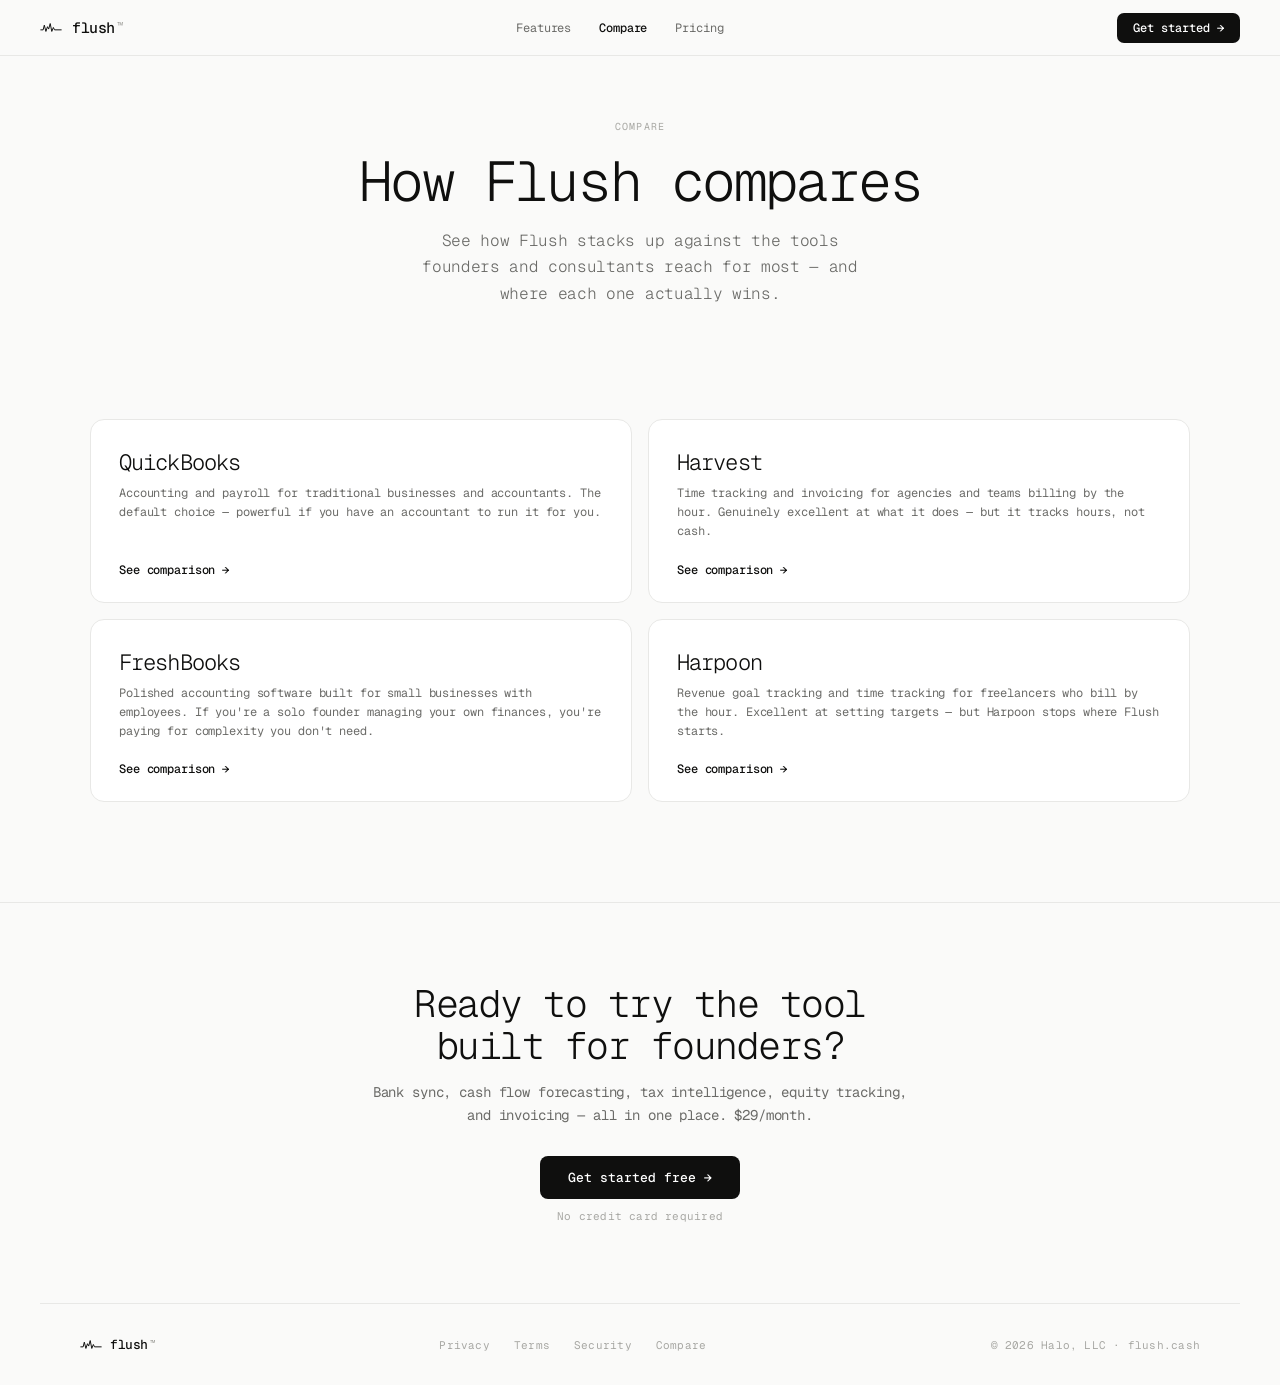
<file: compare.html>
<!DOCTYPE html>
<html lang="en">
<head>
<meta charset="UTF-8">
<meta name="viewport" content="width=device-width, initial-scale=1.0">
<title>Flush vs Competitors — Cash flow intelligence for founders</title>
<meta name="description" content="See how Flush compares to QuickBooks, Harvest, FreshBooks, and Harpoon. Cash flow intelligence built for solo founders and consultants, not accountants or agencies.">
<meta property="og:title" content="Flush vs Competitors">
<meta property="og:description" content="How Flush stacks up against the tools founders and consultants reach for most.">
<meta property="og:url" content="https://www.flush.cash/compare">
<meta property="og:type" content="website">
<link rel="icon" type="image/png" href="/favicon.png">
<link rel="stylesheet" href="/compare.css">
</head>
<body>

<nav>
  <a class="nav-logo" href="/">
    <svg width="22" height="15" viewBox="0 0 56 32" fill="none">
      <path d="M2 22 L8 22 L11 10 L15 26 L19 14 L22 20 L26 6 L30 26 L34 16 L37 22 L54 22" stroke="#0f0f0e" stroke-width="2.5" stroke-linecap="round" stroke-linejoin="round"/>
    </svg>
    <span class="nav-wordmark">flush<sup style="font-size:0.65em;font-weight:400;letter-spacing:0;color:var(--text-tertiary);margin-left:2px;line-height:1;position:relative;top:2px;">™</sup></span>
  </a>
  <div class="nav-links">
    <a href="/#features" class="nav-link">Features</a>
    <a href="/compare" class="nav-link active">Compare</a>
    <a href="/#pricing" class="nav-link">Pricing</a>
  </div>
  <a href="https://app.flush.cash" class="nav-cta">Get started →</a>
</nav>

<div class="cmp-hero">
  <div class="cmp-eyebrow">Compare</div>
  <h1 class="cmp-title">How Flush compares</h1>
  <p class="cmp-sub">See how Flush stacks up against the tools founders and consultants reach for most — and where each one actually wins.</p>
</div>

<div class="cmp-grid-section">
  <div class="cmp-inner">
    <div class="cmp-cards">

      <a href="/compare/quickbooks" class="cmp-card">
        <div class="cmp-card-name">QuickBooks</div>
        <div class="cmp-card-desc">Accounting and payroll for traditional businesses and accountants. The default choice — powerful if you have an accountant to run it for you.</div>
        <div class="cmp-card-link">See comparison →</div>
      </a>

      <a href="/compare/harvest" class="cmp-card">
        <div class="cmp-card-name">Harvest</div>
        <div class="cmp-card-desc">Time tracking and invoicing for agencies and teams billing by the hour. Genuinely excellent at what it does — but it tracks hours, not cash.</div>
        <div class="cmp-card-link">See comparison →</div>
      </a>

      <a href="/compare/freshbooks" class="cmp-card">
        <div class="cmp-card-name">FreshBooks</div>
        <div class="cmp-card-desc">Polished accounting software built for small businesses with employees. If you're a solo founder managing your own finances, you're paying for complexity you don't need.</div>
        <div class="cmp-card-link">See comparison →</div>
      </a>

      <a href="/compare/harpoon" class="cmp-card">
        <div class="cmp-card-name">Harpoon</div>
        <div class="cmp-card-desc">Revenue goal tracking and time tracking for freelancers who bill by the hour. Excellent at setting targets — but Harpoon stops where Flush starts.</div>
        <div class="cmp-card-link">See comparison →</div>
      </a>

    </div>
  </div>
</div>

<div class="cmp-cta-section">
  <div class="cmp-cta-inner">
    <h2 class="cmp-cta-headline">Ready to try the tool<br>built for founders?</h2>
    <p class="cmp-cta-sub">Bank sync, cash flow forecasting, tax intelligence, equity tracking, and invoicing — all in one place. $29/month.</p>
    <a href="https://app.flush.cash" class="cmp-cta-btn">Get started free →</a>
    <p class="cmp-cta-note">No credit card required</p>
  </div>
</div>

<footer>
  <a class="footer-logo" href="/">
    <svg width="22" height="15" viewBox="0 0 56 32" fill="none">
      <path d="M2 22 L8 22 L11 10 L15 26 L19 14 L22 20 L26 6 L30 26 L34 16 L37 22 L54 22" stroke="#0f0f0e" stroke-width="2.5" stroke-linecap="round" stroke-linejoin="round"/>
    </svg>
    <span class="footer-wordmark">flush<sup style="font-size:0.65em;font-weight:400;letter-spacing:0;color:var(--text-tertiary);margin-left:2px;line-height:1;position:relative;top:2px;">™</sup></span>
  </a>
  <div class="footer-links">
    <a href="/privacy" class="footer-link">Privacy</a>
    <a href="/terms" class="footer-link">Terms</a>
    <a href="/security" class="footer-link">Security</a>
    <a href="/compare" class="footer-link">Compare</a>
  </div>
  <span class="footer-copy">© 2026 Halo, LLC · flush.cash</span>
</footer>

</body>
</html>
</file>
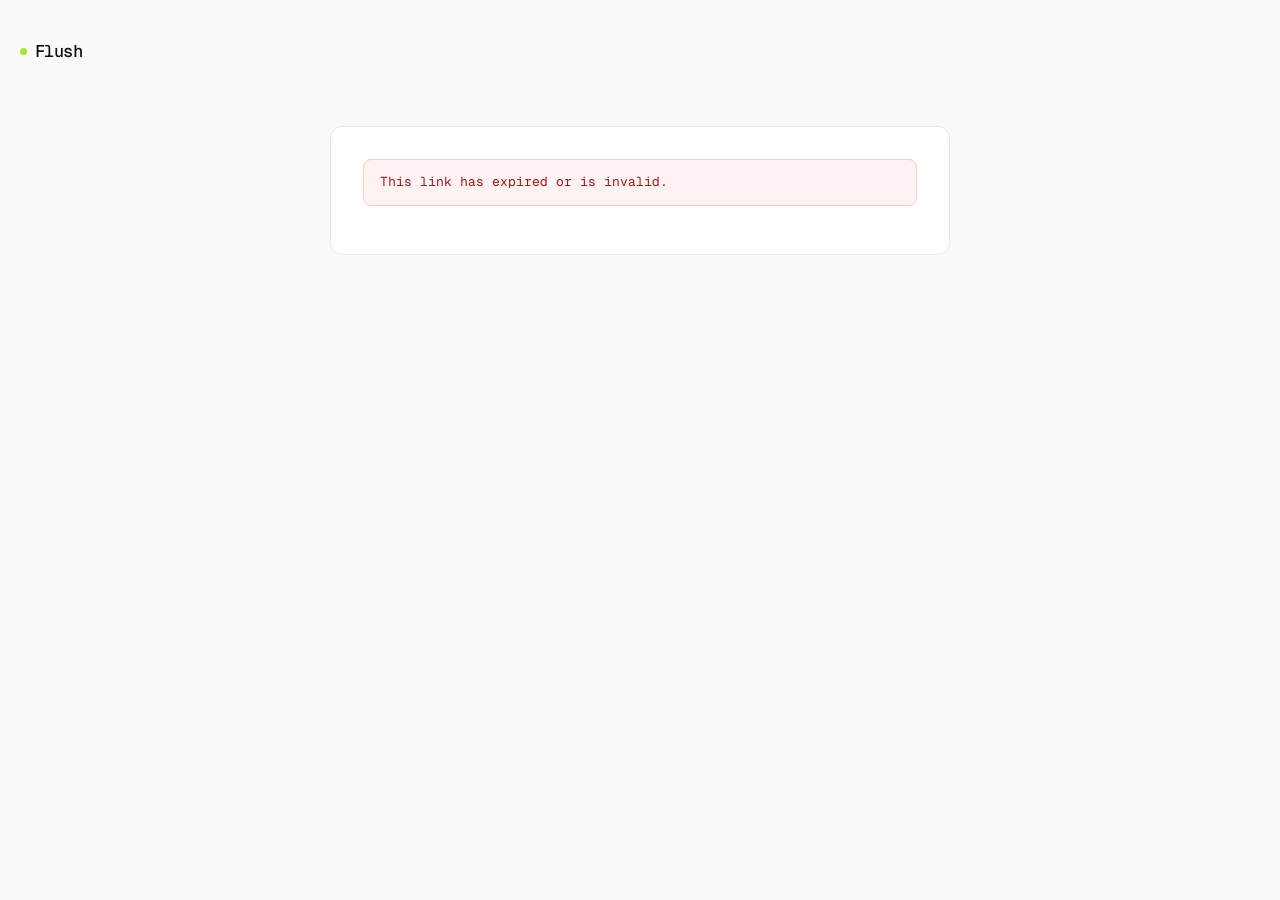
<file: equity-update.html>
<!DOCTYPE html>
<html lang="en">
<head>
<meta charset="UTF-8">
<meta name="viewport" content="width=device-width, initial-scale=1.0">
<title>Equity Update Request — Flush</title>
<link rel="icon" type="image/png" href="/favicon.png">
<link rel="preconnect" href="https://fonts.googleapis.com">
<link href="https://fonts.googleapis.com/css2?family=Geist+Mono:wght@300;400;500;600&display=swap" rel="stylesheet">
<style>
*,*::before,*::after{margin:0;padding:0;box-sizing:border-box}
:root{
  --bg:#fafaf9;--surface:#fff;--border:#e8e8e6;--border-subtle:#f0f0ee;
  --text-primary:#0f0f0e;--text-secondary:#6b6b68;--text-tertiary:#a8a8a4;
  --accent:#a3e635;--accent-muted:#f0fce8;
  --red:#ef4444;--red-muted:#fef2f2;
  --amber:#f59e0b;--amber-muted:#fffbeb;
  --green:#16a34a;--green-muted:#f0fdf4;
  --mono:'Geist Mono','Courier New',monospace;
}
html{font-size:14px;scroll-behavior:smooth}
body{background:var(--bg);color:var(--text-primary);font-family:var(--mono);-webkit-font-smoothing:antialiased;min-height:100vh;display:flex;flex-direction:column;align-items:center;justify-content:flex-start;padding:40px 20px}

.brand{display:flex;align-items:center;gap:8px;margin-bottom:48px;align-self:flex-start;max-width:620px;width:100%}
.brand-name{font-size:17px;font-weight:500;letter-spacing:-0.03em;color:var(--text-primary)}
.brand-dot{width:7px;height:7px;border-radius:50%;background:var(--accent)}

.card{background:var(--surface);border:1px solid var(--border);border-radius:12px;padding:32px;width:100%;max-width:620px}
.card+.card{margin-top:16px}

h1{font-size:20px;font-weight:400;letter-spacing:-0.03em;line-height:1.3;margin-bottom:12px}
.meta{font-size:13px;color:var(--text-secondary);line-height:1.7;margin-bottom:0}

.message-box{background:var(--bg);border:1px solid var(--border);border-radius:8px;padding:16px;margin:20px 0}
.box-label{font-size:10px;letter-spacing:0.08em;text-transform:uppercase;color:var(--text-tertiary);margin-bottom:8px}
.box-body{font-size:13px;color:var(--text-secondary);line-height:1.7;white-space:pre-wrap}

.doc-link{display:flex;align-items:center;gap:8px;background:var(--bg);border:1px solid var(--border);border-radius:8px;padding:12px 14px;margin:16px 0;text-decoration:none;color:var(--text-primary);font-size:13px;transition:border-color 0.15s}
.doc-link:hover{border-color:var(--text-primary)}
.doc-icon{font-size:16px;flex-shrink:0}

.current-table{width:100%;border-collapse:collapse;margin-top:12px}
.current-table td{padding:6px 0;font-size:12px;vertical-align:top}
.current-table td:first-child{color:var(--text-tertiary);width:44%;padding-right:12px;font-size:11px;letter-spacing:0.02em;padding-top:7px}
.current-table td:last-child{font-weight:500}
.current-table tr+tr td{border-top:1px solid var(--border-subtle)}

.section-label{font-size:10px;letter-spacing:0.1em;text-transform:uppercase;color:var(--text-tertiary);margin-bottom:16px}

.btn{display:inline-flex;align-items:center;justify-content:center;height:40px;padding:0 20px;border-radius:8px;font-family:var(--mono);font-size:13px;font-weight:500;cursor:pointer;border:none;letter-spacing:-0.01em;transition:background 0.15s,opacity 0.15s}
.btn:disabled{opacity:0.5;cursor:not-allowed}
.btn-primary{background:var(--text-primary);color:#fff}
.btn-primary:hover:not(:disabled){background:#2a2a28}
.btn-green{background:var(--green);color:#fff}
.btn-green:hover:not(:disabled){background:#15803d}
.btn-full{width:100%}

/* Confirmation form inputs */
.field{display:flex;flex-direction:column;gap:5px;margin-bottom:12px}
.field-label{font-size:10px;letter-spacing:0.08em;text-transform:uppercase;color:var(--text-tertiary)}
.cf-grid{display:grid;grid-template-columns:1fr 1fr;gap:12px}
@media(max-width:480px){.cf-grid{grid-template-columns:1fr}}
.cf-input{width:100%;height:36px;padding:0 10px;border:1px solid var(--border);border-radius:6px;font-family:var(--mono);font-size:12px;background:var(--bg);color:var(--text-primary);outline:none}
.cf-input:focus{border-color:var(--text-primary)}
textarea.cf-input{height:auto;padding:8px 10px;resize:vertical;min-height:52px}

.upload-area{border:2px dashed var(--border);border-radius:10px;padding:28px 20px;text-align:center;cursor:pointer;transition:border-color 0.15s;margin-bottom:14px}
.upload-area:hover{border-color:var(--text-primary)}
.upload-area.has-file{border-style:solid;border-color:var(--green);background:var(--green-muted)}
.upload-hint{font-size:13px;color:var(--text-secondary);margin-bottom:4px}
.upload-sub{font-size:11px;color:var(--text-tertiary);line-height:1.6}
.upload-file-name{font-size:13px;font-weight:500;color:var(--green)}

.field-notes{display:flex;flex-direction:column;gap:5px;margin-bottom:12px}
.notes-input{width:100%;padding:8px 10px;border:1px solid var(--border);border-radius:8px;font-family:var(--mono);font-size:12px;background:var(--bg);color:var(--text-primary);outline:none;resize:vertical;line-height:1.6}
.notes-input:focus{border-color:var(--text-primary)}

.alert{padding:12px 16px;border-radius:8px;font-size:13px;line-height:1.6;margin-bottom:16px}
.alert-green{background:var(--green-muted);color:#166534;border:1px solid #bbf7d0}
.alert-red{background:var(--red-muted);color:#991b1b;border:1px solid #fecaca}
.alert-amber{background:var(--amber-muted);color:#92400e;border:1px solid #fde68a}

.spinner{display:inline-block;width:14px;height:14px;border:2px solid rgba(255,255,255,0.3);border-top-color:#fff;border-radius:50%;animation:spin 0.7s linear infinite;margin-right:8px;vertical-align:middle}
@keyframes spin{to{transform:rotate(360deg)}}
@keyframes fadeUp{from{opacity:0;transform:translateY(8px)}to{opacity:1;transform:translateY(0)}}
.fade-up{animation:fadeUp 0.3s ease both}

#state-loading,#state-error,#state-already,#state-main,#state-confirmed,#state-updated{display:none}
</style>
</head>
<body>

<div class="brand">
  <div class="brand-dot"></div>
  <span class="brand-name">Flush</span>
</div>

<!-- Loading -->
<div id="state-loading" class="card">
  <div style="font-size:13px;color:var(--text-tertiary)">Loading…</div>
</div>

<!-- Error / expired -->
<div id="state-error" class="card">
  <div class="alert alert-red" id="error-msg">This link has expired or is invalid.</div>
</div>

<!-- Already responded -->
<div id="state-already" class="card">
  <div class="alert alert-amber" id="already-msg">This request has already been responded to. Thank you!</div>
</div>

<!-- Main content -->
<div id="state-main">
  <!-- Info card -->
  <div class="card fade-up">
    <h1 id="main-headline"></h1>
    <p class="meta" id="main-meta"></p>
    <div id="message-block" class="message-box" style="display:none">
      <div class="box-label">Message</div>
      <div class="box-body" id="message-text"></div>
    </div>
    <a id="doc-link" class="doc-link" style="display:none" target="_blank" rel="noopener">
      <span class="doc-icon">📄</span>
      <span id="doc-link-name"></span>
      <span style="margin-left:auto;font-size:11px;color:var(--text-tertiary)">Download →</span>
    </a>
    <!-- Current equity data table -->
    <div id="current-data-section" style="display:none;margin-top:20px">
      <div class="box-label">What <span id="current-data-user"></span> currently has on file</div>
      <table class="current-table">
        <tbody id="current-data-tbody"></tbody>
      </table>
    </div>
  </div>

  <!-- Option A: confirm with editable form -->
  <div class="card fade-up" style="animation-delay:0.05s">
    <div class="section-label">Option A</div>
    <h1 style="font-size:16px;margin-bottom:8px">Confirm equity details</h1>
    <p class="meta" style="margin-bottom:20px">Review and correct anything that's wrong, then confirm.</p>
    <div id="confirm-form"></div>
    <div id="confirm-error" class="alert alert-red" style="display:none"></div>
    <button class="btn btn-green btn-full" id="btn-confirm">Confirm — this is correct</button>
  </div>

  <!-- Option B: upload document -->
  <div class="card fade-up" style="animation-delay:0.1s">
    <div class="section-label">Option B</div>
    <h1 style="font-size:16px;margin-bottom:8px">Upload an updated document</h1>
    <p class="meta" style="margin-bottom:20px">Send <span id="upload-user"></span> an updated equity document or statement.</p>

    <div id="upload-error" class="alert alert-red" style="display:none"></div>

    <p style="font-size:11px;color:var(--text-tertiary);margin-bottom:10px;display:flex;align-items:center;gap:5px">
      🔒 Secure file upload — your document is encrypted and only accessible to <span id="secure-user" style="font-weight:500;color:var(--text-secondary)"></span>.
    </p>

    <div class="upload-area" id="upload-area">
      <p class="upload-hint">Click to select a file</p>
      <p class="upload-sub">PDF, XLSX, or XLS accepted.<br>Carta exports, Pulley reports, cap table PDFs, and Excel files all work.</p>
    </div>
    <input type="file" id="file-input" accept=".pdf,.xlsx,.xls" style="display:none">
    <p class="upload-file-name" id="file-name" style="display:none;margin-bottom:14px"></p>

    <div class="field-notes">
      <label class="field-label" for="notes-input">Notes (optional)</label>
      <textarea id="notes-input" class="notes-input" rows="3" placeholder="Any context about the document…"></textarea>
    </div>

    <button class="btn btn-primary btn-full" id="btn-upload" disabled>Send update</button>
  </div>
</div>

<!-- Success: confirmed -->
<div id="state-confirmed" class="card fade-up">
  <div class="alert alert-green">Thank you for confirming. <span id="confirmed-user"></span> has been notified.</div>
  <p class="meta">You can close this tab.</p>
</div>

<!-- Success: updated -->
<div id="state-updated" class="card fade-up">
  <div class="alert alert-green">Document received. <span id="updated-user"></span> will review it shortly.</div>
  <p class="meta">You can close this tab.</p>
</div>

<script>
const API = 'https://zgdwpolwnfqqewdwmoqh.supabase.co/functions/v1/equity-update-response'

function show(id) {
  ['state-loading','state-error','state-already','state-main','state-confirmed','state-updated'].forEach(s => {
    document.getElementById(s).style.display = s === id ? 'block' : 'none'
  })
}

function getToken() {
  const parts = window.location.pathname.split('/')
  return parts[parts.length - 1] || ''
}

let requestData = null
const token = getToken()

// ── Field definitions ──────────────────────────────────────────────────────
const GRANT_FIELDS = [
  { key: 'total_shares',      label: 'Total shares',        type: 'number', step: '1',      col: 'half' },
  { key: 'vested_shares',     label: 'Vested shares',       type: 'number', step: '1',      col: 'half' },
  { key: 'strike_price_usd',  label: 'Strike price ($/share)', type: 'number', step: '0.0001', col: 'half' },
  { key: 'current_fmv_usd',   label: 'Current FMV ($/share)',  type: 'number', step: '0.0001', col: 'half' },
  { key: 'grant_date',        label: 'Grant date',          type: 'date',                   col: 'half' },
  { key: 'cliff_date',        label: 'Cliff date',          type: 'date',                   col: 'half' },
  { key: 'vesting_end_date',  label: 'Vesting end date',    type: 'date',                   col: 'half' },
  { key: 'expiration_date',   label: 'Expiration date',     type: 'date',                   col: 'half' },
  { key: 'notes',             label: 'Notes',               type: 'textarea',               col: 'full' },
]

const INVEST_FIELDS = [
  { key: 'amount_invested_usd', label: 'Amount invested ($)', type: 'number', step: '0.01', col: 'half' },
  { key: 'current_value_usd',   label: 'Current value ($)',   type: 'number', step: '0.01', col: 'half' },
  { key: 'invested_date',       label: 'Invested date',       type: 'date',                 col: 'half' },
  { key: 'stage',               label: 'Stage',               type: 'text',                 col: 'half' },
  { key: 'notes',               label: 'Notes',               type: 'textarea',             col: 'full' },
]

const LABEL_MAP = {
  type: 'Type', investment_type: 'Type',
  total_shares: 'Total shares', vested_shares: 'Vested shares',
  strike_price_usd: 'Strike price', current_fmv_usd: 'Current FMV',
  amount_invested_usd: 'Amount invested', current_value_usd: 'Current value',
  grant_date: 'Grant date', cliff_date: 'Cliff date',
  vesting_end_date: 'Vesting end date', expiration_date: 'Expiration date',
  invested_date: 'Invested date', stage: 'Stage', notes: 'Notes',
}

function fmt(key, val) {
  if (val == null) return '—'
  if (['strike_price_usd', 'current_fmv_usd'].includes(key)) {
    return '$' + parseFloat(val).toFixed(4) + '/share'
  }
  if (['amount_invested_usd', 'current_value_usd'].includes(key)) {
    return '$' + parseFloat(val).toLocaleString('en-US', {minimumFractionDigits: 2, maximumFractionDigits: 2})
  }
  if (['total_shares', 'vested_shares'].includes(key)) {
    return parseInt(val).toLocaleString('en-US')
  }
  return String(val)
}

// ── Render current data table ─────────────────────────────────────────────
function renderCurrentData(d) {
  if (!d.current_equity) return
  const rows = Object.entries(d.current_equity)
    .filter(([, v]) => v != null && v !== '' && v !== 0 || ['total_shares','vested_shares','amount_invested_usd'].includes(arguments[0]))
    .filter(([, v]) => v != null && v !== '')
    .map(([k, v]) => `<tr>
      <td>${LABEL_MAP[k] || k}</td>
      <td>${fmt(k, v)}</td>
    </tr>`).join('')
  if (!rows) return
  document.getElementById('current-data-tbody').innerHTML = rows
  document.getElementById('current-data-user').textContent = d.user_first_name
  document.getElementById('current-data-section').style.display = 'block'
}

// ── Build confirm form ─────────────────────────────────────────────────────
function buildConfirmForm(d) {
  const fields = d.entity_type === 'grant' ? GRANT_FIELDS : INVEST_FIELDS
  const eq = d.current_equity || {}
  const formEl = document.getElementById('confirm-form')

  // Group into rows of 2 (half) or 1 (full)
  let html = ''
  let i = 0
  while (i < fields.length) {
    const f = fields[i]
    if (f.col === 'full') {
      const val = eq[f.key] != null ? eq[f.key] : ''
      html += `<div class="field"><label class="field-label">${f.label}</label>
        <textarea id="cf-${f.key}" class="cf-input" rows="2" placeholder="Optional">${val}</textarea></div>`
      i++
    } else {
      // pair half-width fields
      const f2 = fields[i + 1] && fields[i + 1].col === 'half' ? fields[i + 1] : null
      const v1 = eq[f.key] != null ? eq[f.key] : ''
      const v2 = f2 ? (eq[f2.key] != null ? eq[f2.key] : '') : ''
      html += `<div class="cf-grid">`
      html += renderInput(f, v1)
      if (f2) html += renderInput(f2, v2)
      html += `</div>`
      i += f2 ? 2 : 1
    }
  }
  formEl.innerHTML = html
}

function renderInput(f, val) {
  const stepAttr = f.step ? ` step="${f.step}"` : ''
  const minAttr = f.type === 'number' ? ' min="0"' : ''
  return `<div class="field"><label class="field-label">${f.label}</label>
    <input type="${f.type}" id="cf-${f.key}" class="cf-input" value="${val}" placeholder="Optional"${stepAttr}${minAttr}></div>`
}

// ── Collect confirmed form data ────────────────────────────────────────────
function collectConfirmData(entityType) {
  const fields = entityType === 'grant' ? GRANT_FIELDS : INVEST_FIELDS
  const data = {}
  fields.forEach(f => {
    const el = document.getElementById(`cf-${f.key}`)
    if (!el) return
    const raw = el.value.trim()
    if (!raw) return
    if (f.type === 'number') {
      const n = parseFloat(raw)
      if (!isNaN(n)) data[f.key] = n
    } else {
      data[f.key] = raw
    }
  })
  return data
}

// ── Main render ────────────────────────────────────────────────────────────
function render(d) {
  const greeting = d.ceo_name ? `Hi ${d.ceo_name.split(' ')[0]},` : 'Hi,'
  document.getElementById('main-headline').textContent = `${greeting} ${d.user_first_name} is requesting an equity update for ${d.company_name}`
  document.getElementById('main-meta').textContent = 'This will only take a moment. Please choose one of the options below.'

  if (d.message) {
    document.getElementById('message-text').textContent = d.message
    document.getElementById('message-block').style.display = 'block'
  }

  if (d.attached_doc_url && d.attached_doc_name) {
    const link = document.getElementById('doc-link')
    link.href = d.attached_doc_url
    document.getElementById('doc-link-name').textContent = d.attached_doc_name
    link.style.display = 'flex'
  }

  document.getElementById('upload-user').textContent = d.user_first_name
  document.getElementById('secure-user').textContent = d.user_first_name

  renderCurrentData(d)
  buildConfirmForm(d)
}

// ── Init ───────────────────────────────────────────────────────────────────
async function init() {
  show('state-loading')
  if (!token) { show('state-error'); return }

  try {
    const res = await fetch(`${API}?token=${encodeURIComponent(token)}`)
    const data = await res.json()

    if (!res.ok) {
      if (res.status === 409) {
        show('state-already')
        return
      }
      document.getElementById('error-msg').textContent = data.error || 'This link has expired or is invalid.'
      show('state-error')
      return
    }

    requestData = data
    render(data)
    show('state-main')
  } catch {
    show('state-error')
  }
}

// ── Confirm action ─────────────────────────────────────────────────────────
document.getElementById('btn-confirm').addEventListener('click', async () => {
  const btn = document.getElementById('btn-confirm')
  const errEl = document.getElementById('confirm-error')
  btn.disabled = true
  btn.innerHTML = '<span class="spinner"></span>Confirming…'
  errEl.style.display = 'none'
  try {
    const confirmedData = collectConfirmData(requestData?.entity_type)
    const res = await fetch(API, {
      method: 'POST',
      headers: { 'Content-Type': 'application/json' },
      body: JSON.stringify({ token, action: 'confirmed', confirmed_data: confirmedData }),
    })
    const data = await res.json()
    if (!res.ok) throw new Error(data.error || 'Something went wrong.')
    document.getElementById('confirmed-user').textContent = requestData?.user_first_name || 'Your investor'
    show('state-confirmed')
  } catch (e) {
    errEl.textContent = e.message
    errEl.style.display = 'block'
    btn.disabled = false
    btn.textContent = 'Confirm — this is correct'
  }
})

// ── Upload action ──────────────────────────────────────────────────────────
const uploadArea = document.getElementById('upload-area')
const fileInput = document.getElementById('file-input')
const fileNameEl = document.getElementById('file-name')
const btnUpload = document.getElementById('btn-upload')

uploadArea.addEventListener('click', () => fileInput.click())
fileInput.addEventListener('change', () => {
  const file = fileInput.files[0]
  if (file) {
    uploadArea.classList.add('has-file')
    uploadArea.querySelector('.upload-hint').textContent = 'File selected'
    uploadArea.querySelector('.upload-sub').textContent = ''
    fileNameEl.textContent = file.name
    fileNameEl.style.display = 'block'
    btnUpload.disabled = false
  }
})

btnUpload.addEventListener('click', async () => {
  const file = fileInput.files[0]
  if (!file) return
  const errEl = document.getElementById('upload-error')
  errEl.style.display = 'none'
  btnUpload.disabled = true
  btnUpload.innerHTML = '<span class="spinner"></span>Sending…'

  try {
    const fd = new FormData()
    fd.append('token', token)
    fd.append('action', 'updated')
    const notes = document.getElementById('notes-input').value.trim()
    if (notes) fd.append('response_notes', notes)
    fd.append('file', file)

    const res = await fetch(API, { method: 'POST', body: fd })
    const data = await res.json()
    if (!res.ok) throw new Error(data.error || 'Something went wrong.')
    document.getElementById('updated-user').textContent = requestData?.user_first_name || 'Your investor'
    show('state-updated')
  } catch (e) {
    errEl.textContent = e.message
    errEl.style.display = 'block'
    btnUpload.disabled = false
    btnUpload.textContent = 'Send update'
  }
})

init()
</script>
</body>
</html>
</file>
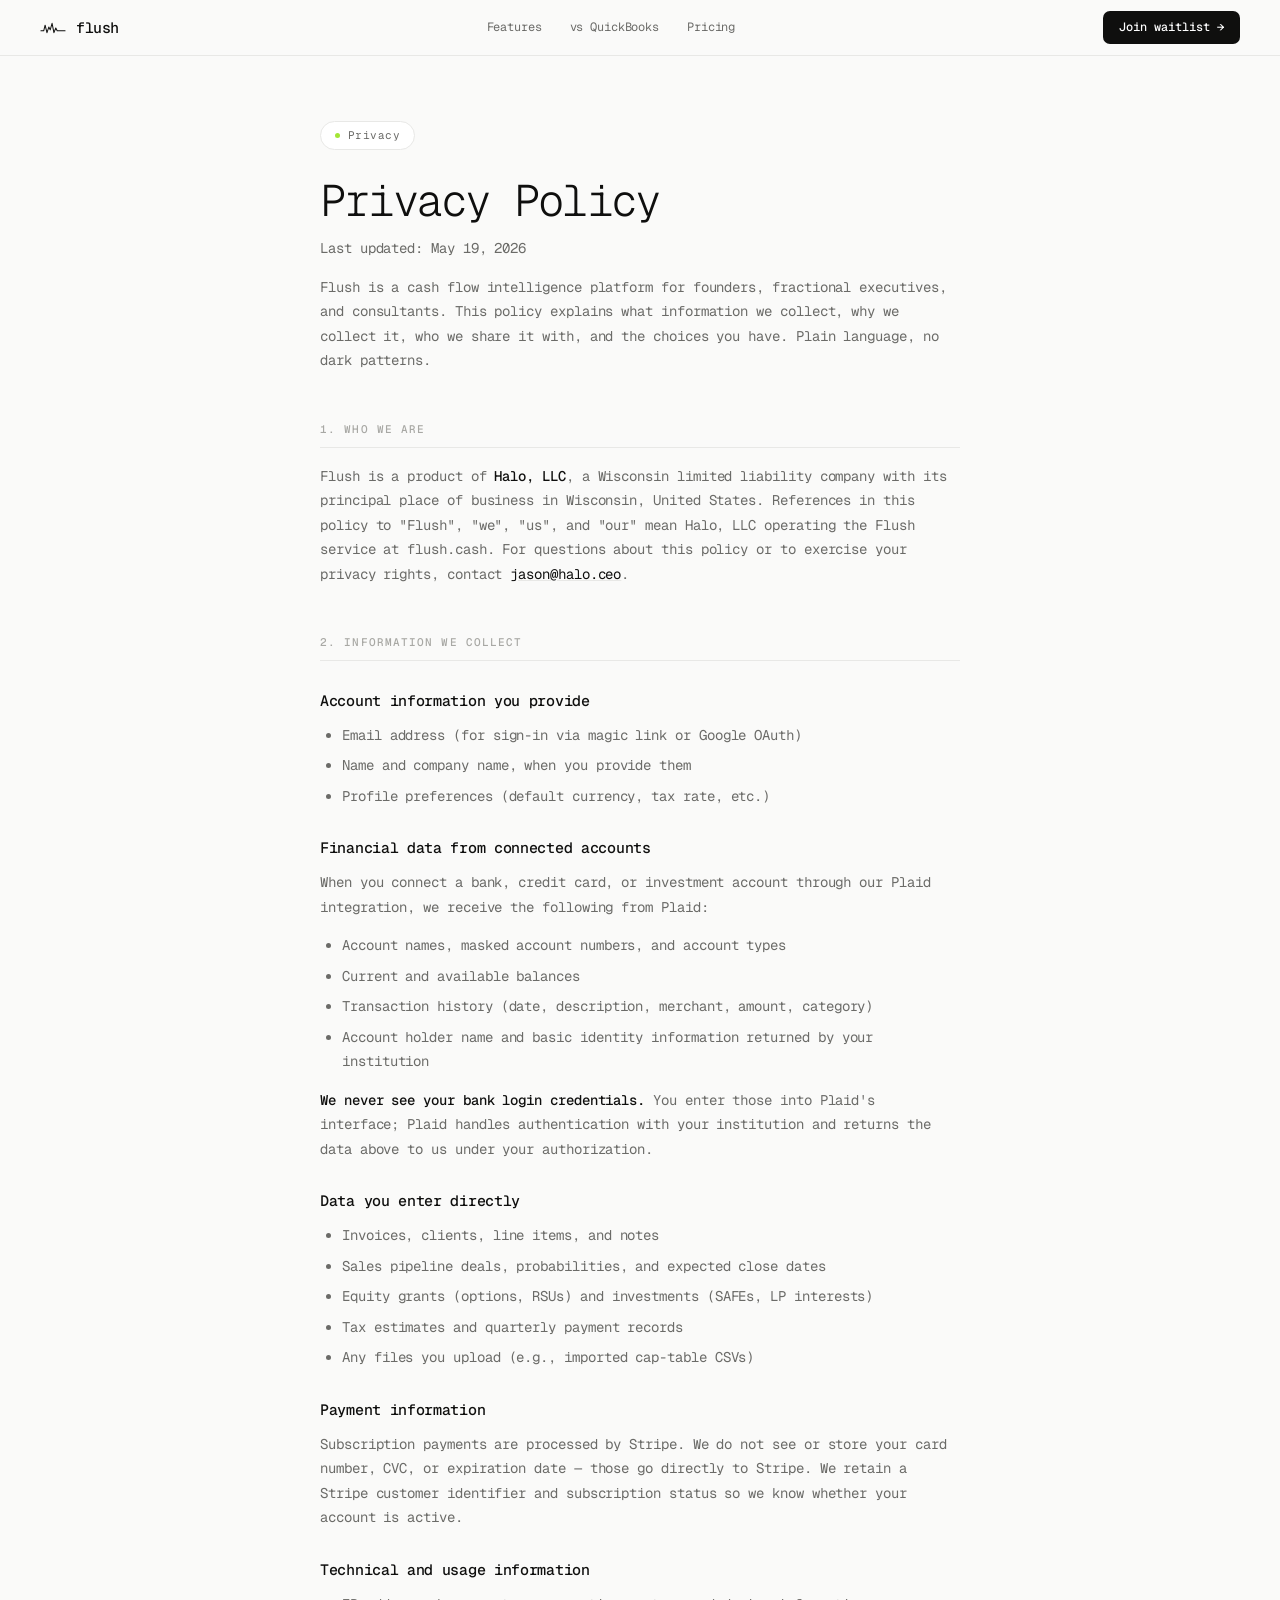
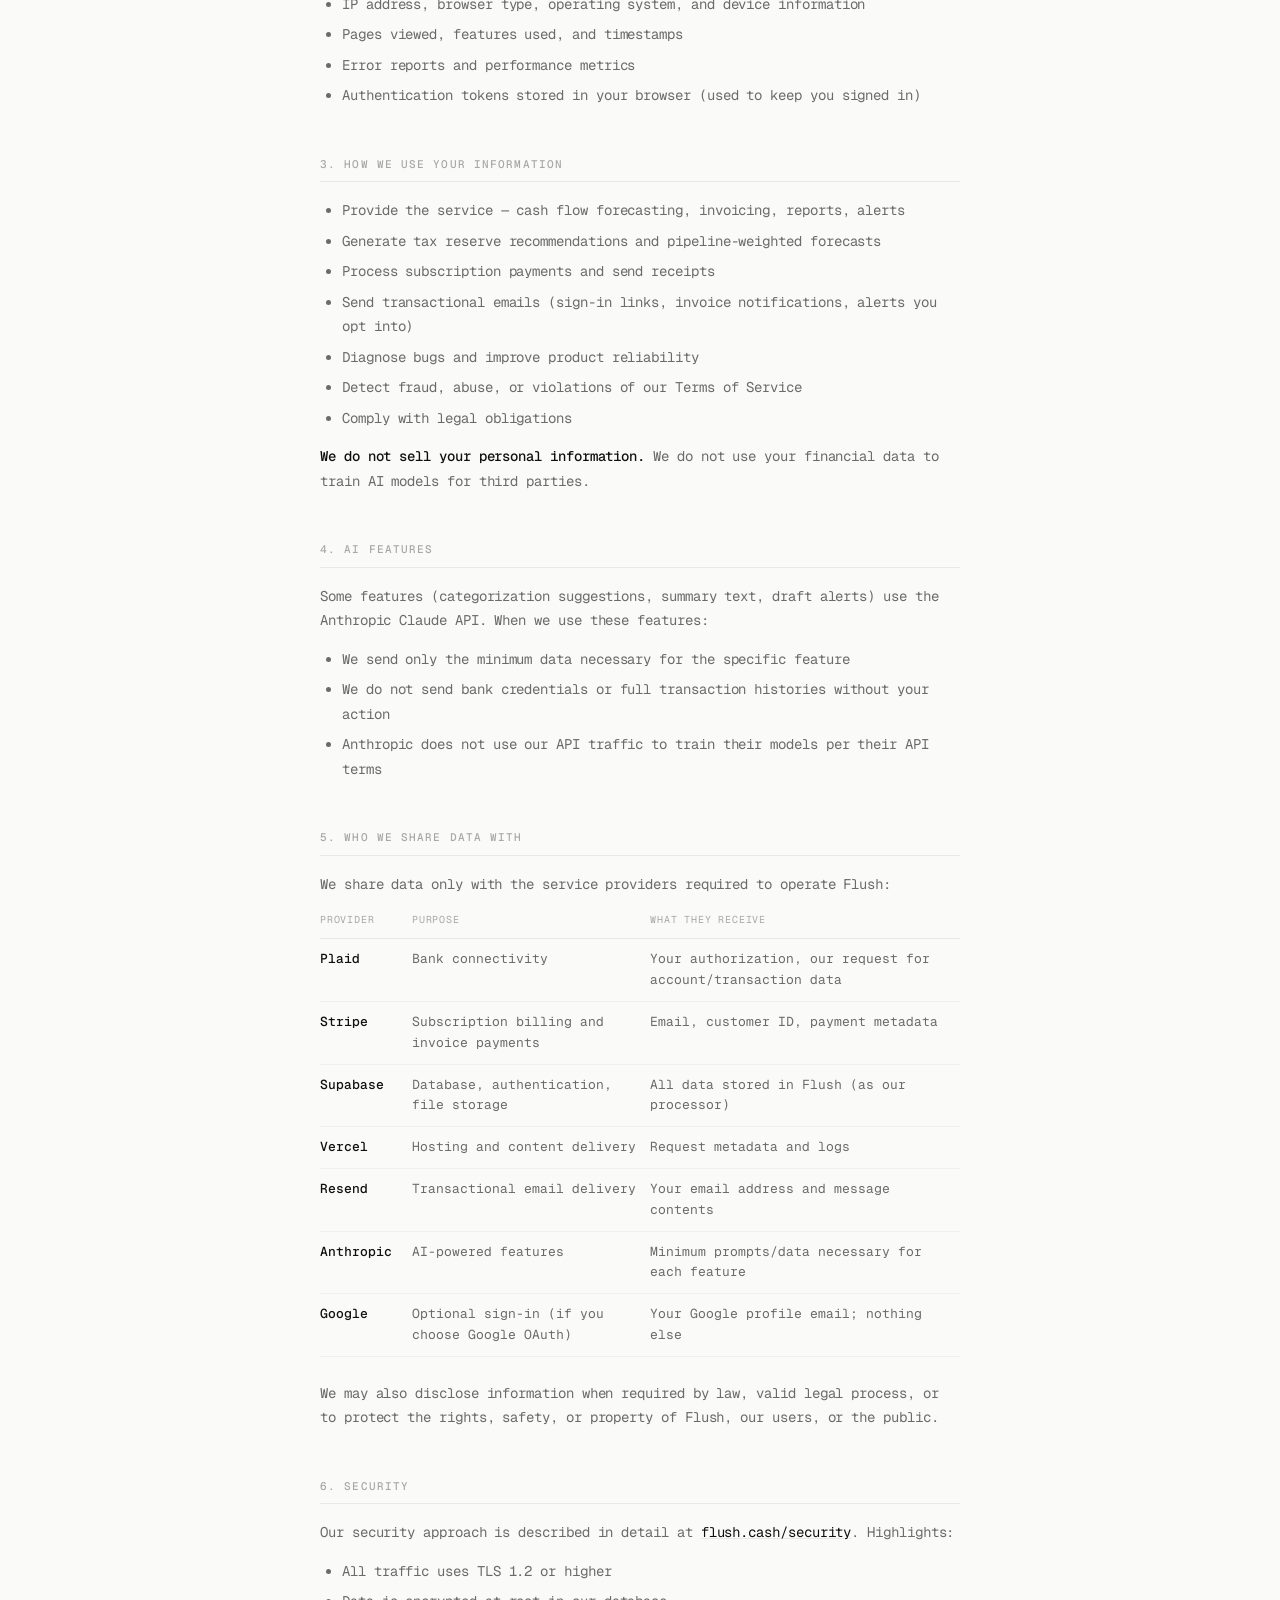
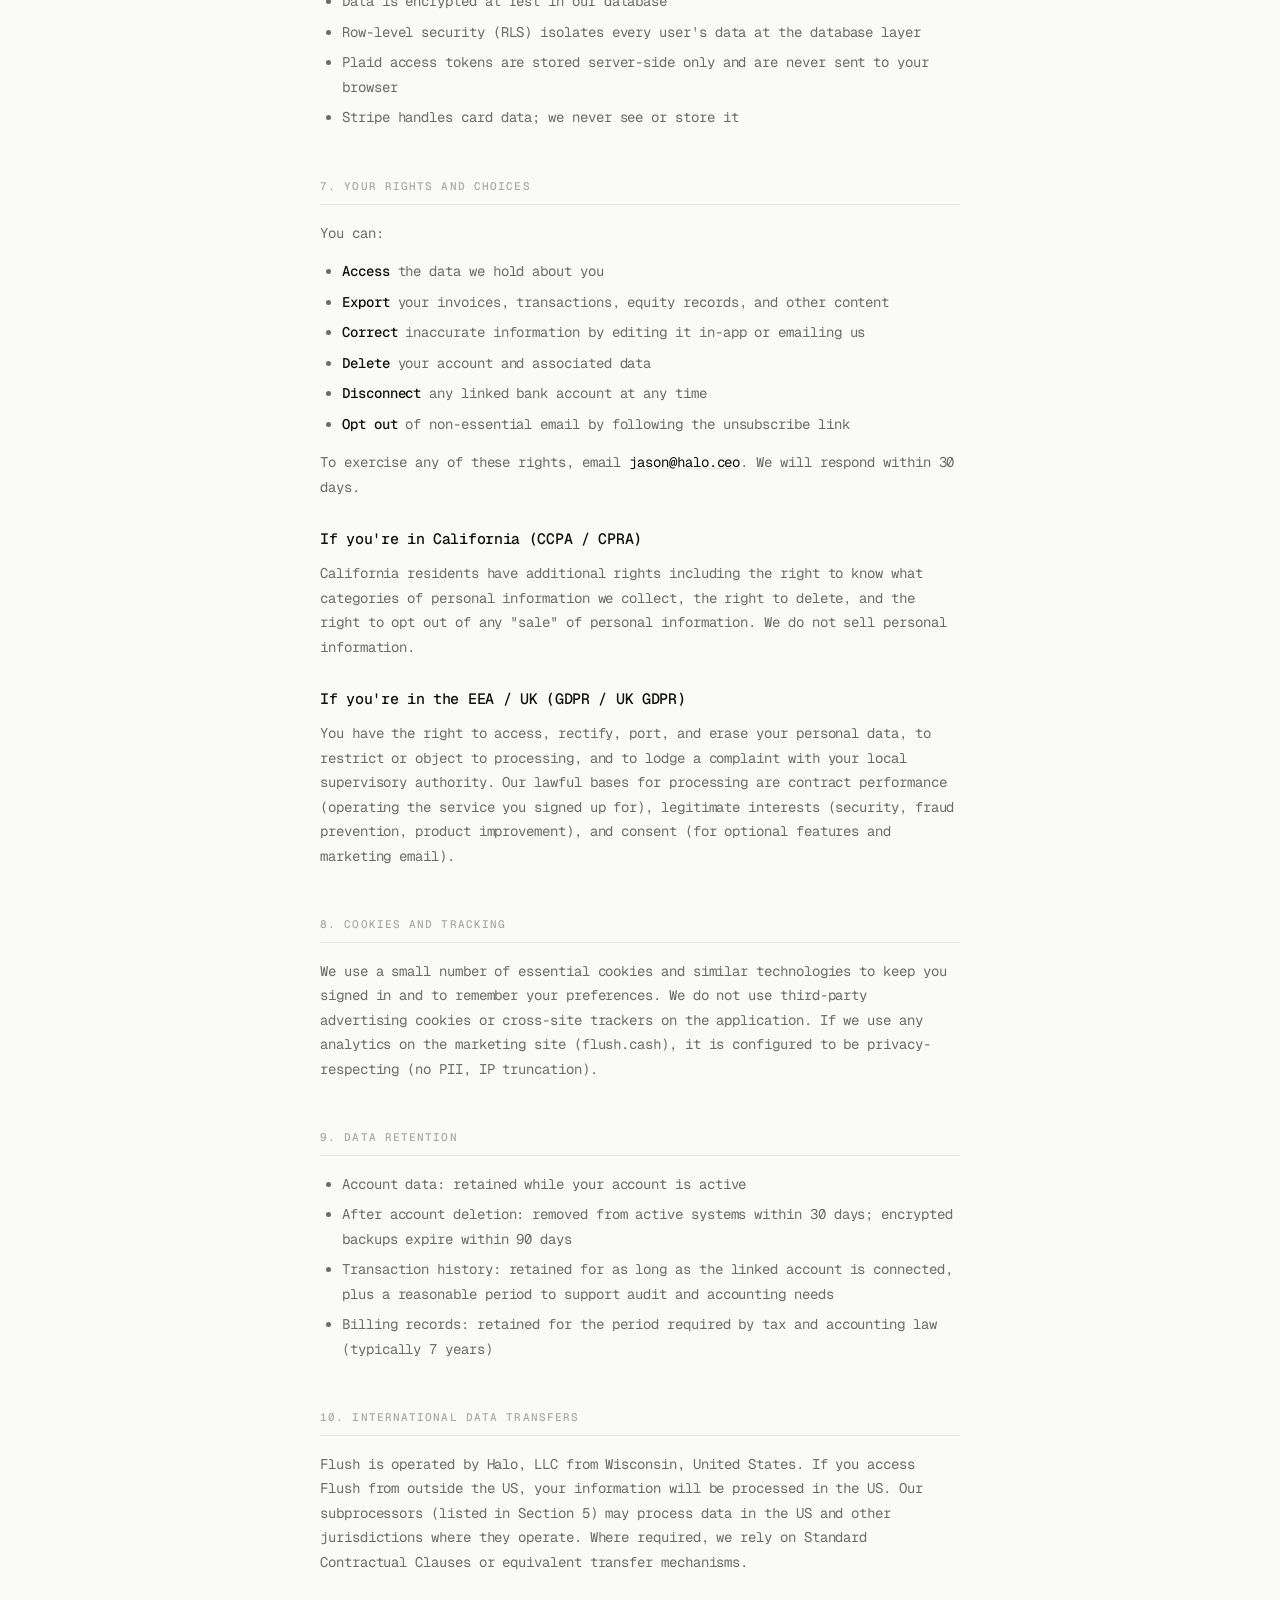
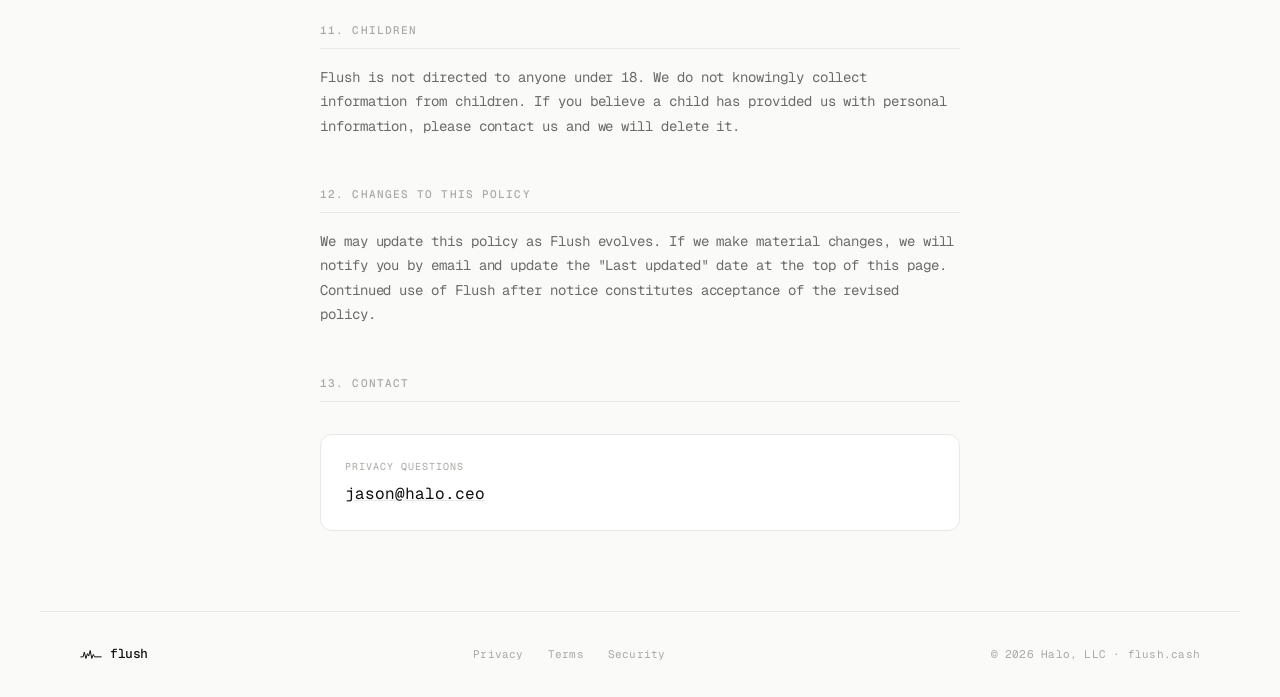
<file: privacy.html>
<!DOCTYPE html>
<html lang="en">
<head>
<meta charset="UTF-8">
<meta name="viewport" content="width=device-width, initial-scale=1.0">
<title>Privacy Policy — Flush</title>
<meta name="description" content="How Flush collects, uses, and protects your data. Plaid bank connections, Stripe payments, and your financial data — explained.">
<meta property="og:title" content="Privacy Policy — Flush">
<meta property="og:description" content="How Flush collects, uses, and protects your data.">
<meta property="og:url" content="https://www.flush.cash/privacy">
<meta property="og:type" content="website">
<link rel="preconnect" href="https://fonts.googleapis.com">
<link rel="stylesheet" href="/legal.css">
</head>
<body>

<nav>
  <a class="nav-logo" href="/">
    <svg width="26" height="18" viewBox="0 0 56 32" fill="none">
      <path d="M2 22 L8 22 L11 10 L15 26 L19 14 L22 20 L26 6 L30 26 L34 16 L37 22 L54 22" stroke="#0f0f0e" stroke-width="2.2" stroke-linecap="round" stroke-linejoin="round"/>
    </svg>
    <span class="nav-wordmark">flush</span>
  </a>
  <div class="nav-links">
    <a href="/#features" class="nav-link">Features</a>
    <a href="/#quickbooks" class="nav-link">vs QuickBooks</a>
    <a href="/#pricing" class="nav-link">Pricing</a>
  </div>
  <a href="/#waitlist" class="nav-cta">Join waitlist →</a>
</nav>

<main class="legal-shell">
  <div class="legal-eyebrow">
    <div class="legal-eyebrow-dot"></div>
    Privacy
  </div>
  <h1 class="legal-title">Privacy Policy</h1>
  <p class="legal-updated">Last updated: May 19, 2026</p>

  <p class="legal-intro">
    Flush is a cash flow intelligence platform for founders, fractional executives, and
    consultants. This policy explains what information we collect, why we collect it, who we
    share it with, and the choices you have. Plain language, no dark patterns.
  </p>

  <h2>1. Who we are</h2>
  <p>
    Flush is a product of <strong>Halo, LLC</strong>, a Wisconsin limited liability company
    with its principal place of business in Wisconsin, United States. References in this
    policy to "Flush", "we", "us", and "our" mean Halo, LLC operating the Flush service at
    flush.cash. For questions about this policy or to exercise your privacy rights, contact
    <a href="mailto:jason@halo.ceo">jason@halo.ceo</a>.
  </p>

  <h2>2. Information we collect</h2>

  <h3>Account information you provide</h3>
  <ul>
    <li>Email address (for sign-in via magic link or Google OAuth)</li>
    <li>Name and company name, when you provide them</li>
    <li>Profile preferences (default currency, tax rate, etc.)</li>
  </ul>

  <h3>Financial data from connected accounts</h3>
  <p>
    When you connect a bank, credit card, or investment account through our Plaid integration,
    we receive the following from Plaid:
  </p>
  <ul>
    <li>Account names, masked account numbers, and account types</li>
    <li>Current and available balances</li>
    <li>Transaction history (date, description, merchant, amount, category)</li>
    <li>Account holder name and basic identity information returned by your institution</li>
  </ul>
  <p>
    <strong>We never see your bank login credentials.</strong> You enter those into Plaid's
    interface; Plaid handles authentication with your institution and returns the data above to
    us under your authorization.
  </p>

  <h3>Data you enter directly</h3>
  <ul>
    <li>Invoices, clients, line items, and notes</li>
    <li>Sales pipeline deals, probabilities, and expected close dates</li>
    <li>Equity grants (options, RSUs) and investments (SAFEs, LP interests)</li>
    <li>Tax estimates and quarterly payment records</li>
    <li>Any files you upload (e.g., imported cap-table CSVs)</li>
  </ul>

  <h3>Payment information</h3>
  <p>
    Subscription payments are processed by Stripe. We do not see or store your card number,
    CVC, or expiration date — those go directly to Stripe. We retain a Stripe customer
    identifier and subscription status so we know whether your account is active.
  </p>

  <h3>Technical and usage information</h3>
  <ul>
    <li>IP address, browser type, operating system, and device information</li>
    <li>Pages viewed, features used, and timestamps</li>
    <li>Error reports and performance metrics</li>
    <li>Authentication tokens stored in your browser (used to keep you signed in)</li>
  </ul>

  <h2>3. How we use your information</h2>
  <ul>
    <li>Provide the service — cash flow forecasting, invoicing, reports, alerts</li>
    <li>Generate tax reserve recommendations and pipeline-weighted forecasts</li>
    <li>Process subscription payments and send receipts</li>
    <li>Send transactional emails (sign-in links, invoice notifications, alerts you opt into)</li>
    <li>Diagnose bugs and improve product reliability</li>
    <li>Detect fraud, abuse, or violations of our Terms of Service</li>
    <li>Comply with legal obligations</li>
  </ul>
  <p>
    <strong>We do not sell your personal information.</strong> We do not use your financial
    data to train AI models for third parties.
  </p>

  <h2>4. AI features</h2>
  <p>
    Some features (categorization suggestions, summary text, draft alerts) use the Anthropic
    Claude API. When we use these features:
  </p>
  <ul>
    <li>We send only the minimum data necessary for the specific feature</li>
    <li>We do not send bank credentials or full transaction histories without your action</li>
    <li>Anthropic does not use our API traffic to train their models per their API terms</li>
  </ul>

  <h2>5. Who we share data with</h2>
  <p>We share data only with the service providers required to operate Flush:</p>

  <table>
    <thead>
      <tr><th>Provider</th><th>Purpose</th><th>What they receive</th></tr>
    </thead>
    <tbody>
      <tr><td>Plaid</td><td>Bank connectivity</td><td>Your authorization, our request for account/transaction data</td></tr>
      <tr><td>Stripe</td><td>Subscription billing and invoice payments</td><td>Email, customer ID, payment metadata</td></tr>
      <tr><td>Supabase</td><td>Database, authentication, file storage</td><td>All data stored in Flush (as our processor)</td></tr>
      <tr><td>Vercel</td><td>Hosting and content delivery</td><td>Request metadata and logs</td></tr>
      <tr><td>Resend</td><td>Transactional email delivery</td><td>Your email address and message contents</td></tr>
      <tr><td>Anthropic</td><td>AI-powered features</td><td>Minimum prompts/data necessary for each feature</td></tr>
      <tr><td>Google</td><td>Optional sign-in (if you choose Google OAuth)</td><td>Your Google profile email; nothing else</td></tr>
    </tbody>
  </table>

  <p>
    We may also disclose information when required by law, valid legal process, or to protect
    the rights, safety, or property of Flush, our users, or the public.
  </p>

  <h2>6. Security</h2>
  <p>
    Our security approach is described in detail at
    <a href="/security">flush.cash/security</a>. Highlights:
  </p>
  <ul>
    <li>All traffic uses TLS 1.2 or higher</li>
    <li>Data is encrypted at rest in our database</li>
    <li>Row-level security (RLS) isolates every user's data at the database layer</li>
    <li>Plaid access tokens are stored server-side only and are never sent to your browser</li>
    <li>Stripe handles card data; we never see or store it</li>
  </ul>

  <h2>7. Your rights and choices</h2>
  <p>You can:</p>
  <ul>
    <li><strong>Access</strong> the data we hold about you</li>
    <li><strong>Export</strong> your invoices, transactions, equity records, and other content</li>
    <li><strong>Correct</strong> inaccurate information by editing it in-app or emailing us</li>
    <li><strong>Delete</strong> your account and associated data</li>
    <li><strong>Disconnect</strong> any linked bank account at any time</li>
    <li><strong>Opt out</strong> of non-essential email by following the unsubscribe link</li>
  </ul>
  <p>
    To exercise any of these rights, email <a href="mailto:jason@halo.ceo">jason@halo.ceo</a>.
    We will respond within 30 days.
  </p>

  <h3>If you're in California (CCPA / CPRA)</h3>
  <p>
    California residents have additional rights including the right to know what categories of
    personal information we collect, the right to delete, and the right to opt out of any
    "sale" of personal information. We do not sell personal information.
  </p>

  <h3>If you're in the EEA / UK (GDPR / UK GDPR)</h3>
  <p>
    You have the right to access, rectify, port, and erase your personal data, to restrict or
    object to processing, and to lodge a complaint with your local supervisory authority. Our
    lawful bases for processing are contract performance (operating the service you signed up
    for), legitimate interests (security, fraud prevention, product improvement), and consent
    (for optional features and marketing email).
  </p>

  <h2>8. Cookies and tracking</h2>
  <p>
    We use a small number of essential cookies and similar technologies to keep you signed in
    and to remember your preferences. We do not use third-party advertising cookies or
    cross-site trackers on the application. If we use any analytics on the marketing site
    (flush.cash), it is configured to be privacy-respecting (no PII, IP truncation).
  </p>

  <h2>9. Data retention</h2>
  <ul>
    <li>Account data: retained while your account is active</li>
    <li>After account deletion: removed from active systems within 30 days; encrypted backups expire within 90 days</li>
    <li>Transaction history: retained for as long as the linked account is connected, plus a reasonable period to support audit and accounting needs</li>
    <li>Billing records: retained for the period required by tax and accounting law (typically 7 years)</li>
  </ul>

  <h2>10. International data transfers</h2>
  <p>
    Flush is operated by Halo, LLC from Wisconsin, United States. If you access Flush from outside the US, your
    information will be processed in the US. Our subprocessors (listed in Section 5) may
    process data in the US and other jurisdictions where they operate. Where required, we rely
    on Standard Contractual Clauses or equivalent transfer mechanisms.
  </p>

  <h2>11. Children</h2>
  <p>
    Flush is not directed to anyone under 18. We do not knowingly collect information from
    children. If you believe a child has provided us with personal information, please contact
    us and we will delete it.
  </p>

  <h2>12. Changes to this policy</h2>
  <p>
    We may update this policy as Flush evolves. If we make material changes, we will notify
    you by email and update the "Last updated" date at the top of this page. Continued use of
    Flush after notice constitutes acceptance of the revised policy.
  </p>

  <h2>13. Contact</h2>
  <div class="contact-card">
    <div class="label">Privacy questions</div>
    <div class="email"><a href="mailto:jason@halo.ceo">jason@halo.ceo</a></div>
  </div>
</main>

<footer>
  <a class="footer-logo" href="/">
    <svg width="22" height="15" viewBox="0 0 56 32" fill="none">
      <path d="M2 22 L8 22 L11 10 L15 26 L19 14 L22 20 L26 6 L30 26 L34 16 L37 22 L54 22" stroke="#0f0f0e" stroke-width="2.5" stroke-linecap="round" stroke-linejoin="round"/>
    </svg>
    <span class="footer-wordmark">flush</span>
  </a>
  <div class="footer-links">
    <a href="/privacy" class="footer-link">Privacy</a>
    <a href="/terms" class="footer-link">Terms</a>
    <a href="/security" class="footer-link">Security</a>
  </div>
  <span class="footer-copy">© 2026 Halo, LLC · flush.cash</span>
</footer>

</body>
</html>
</file>
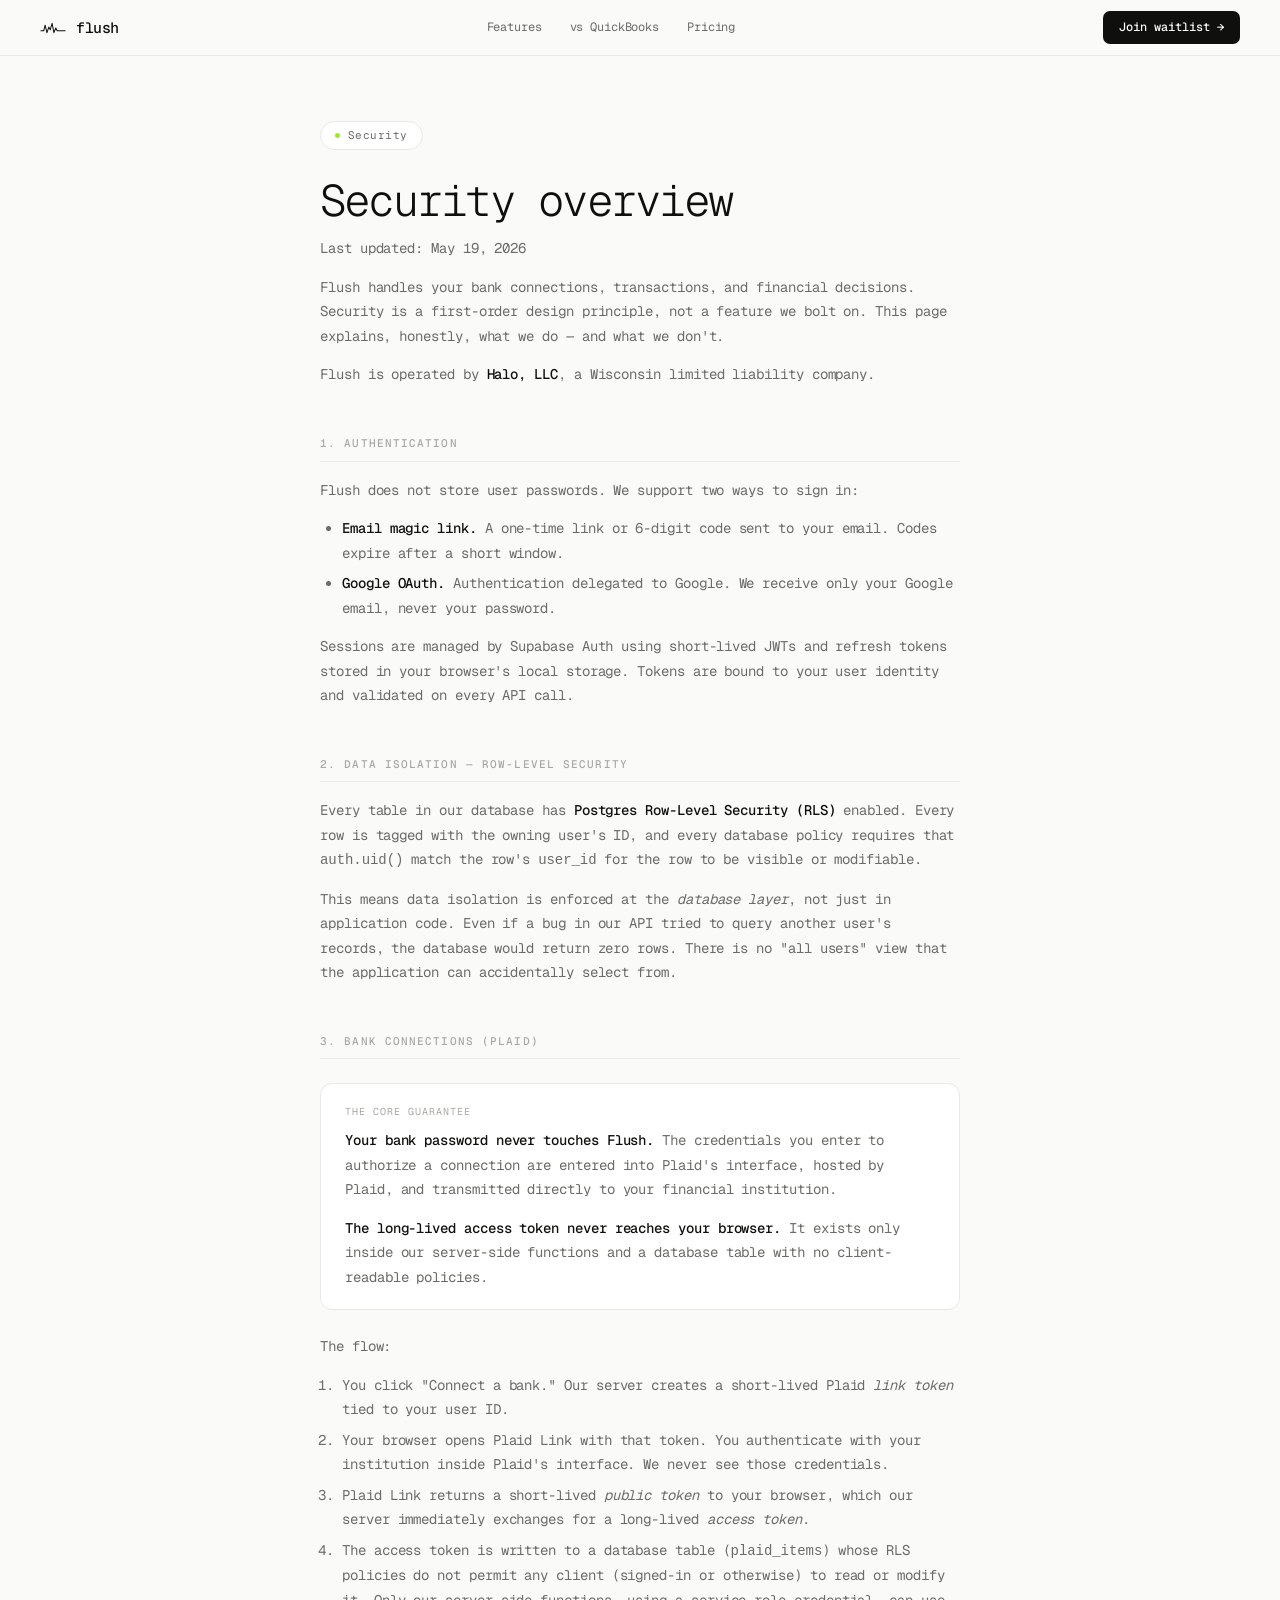
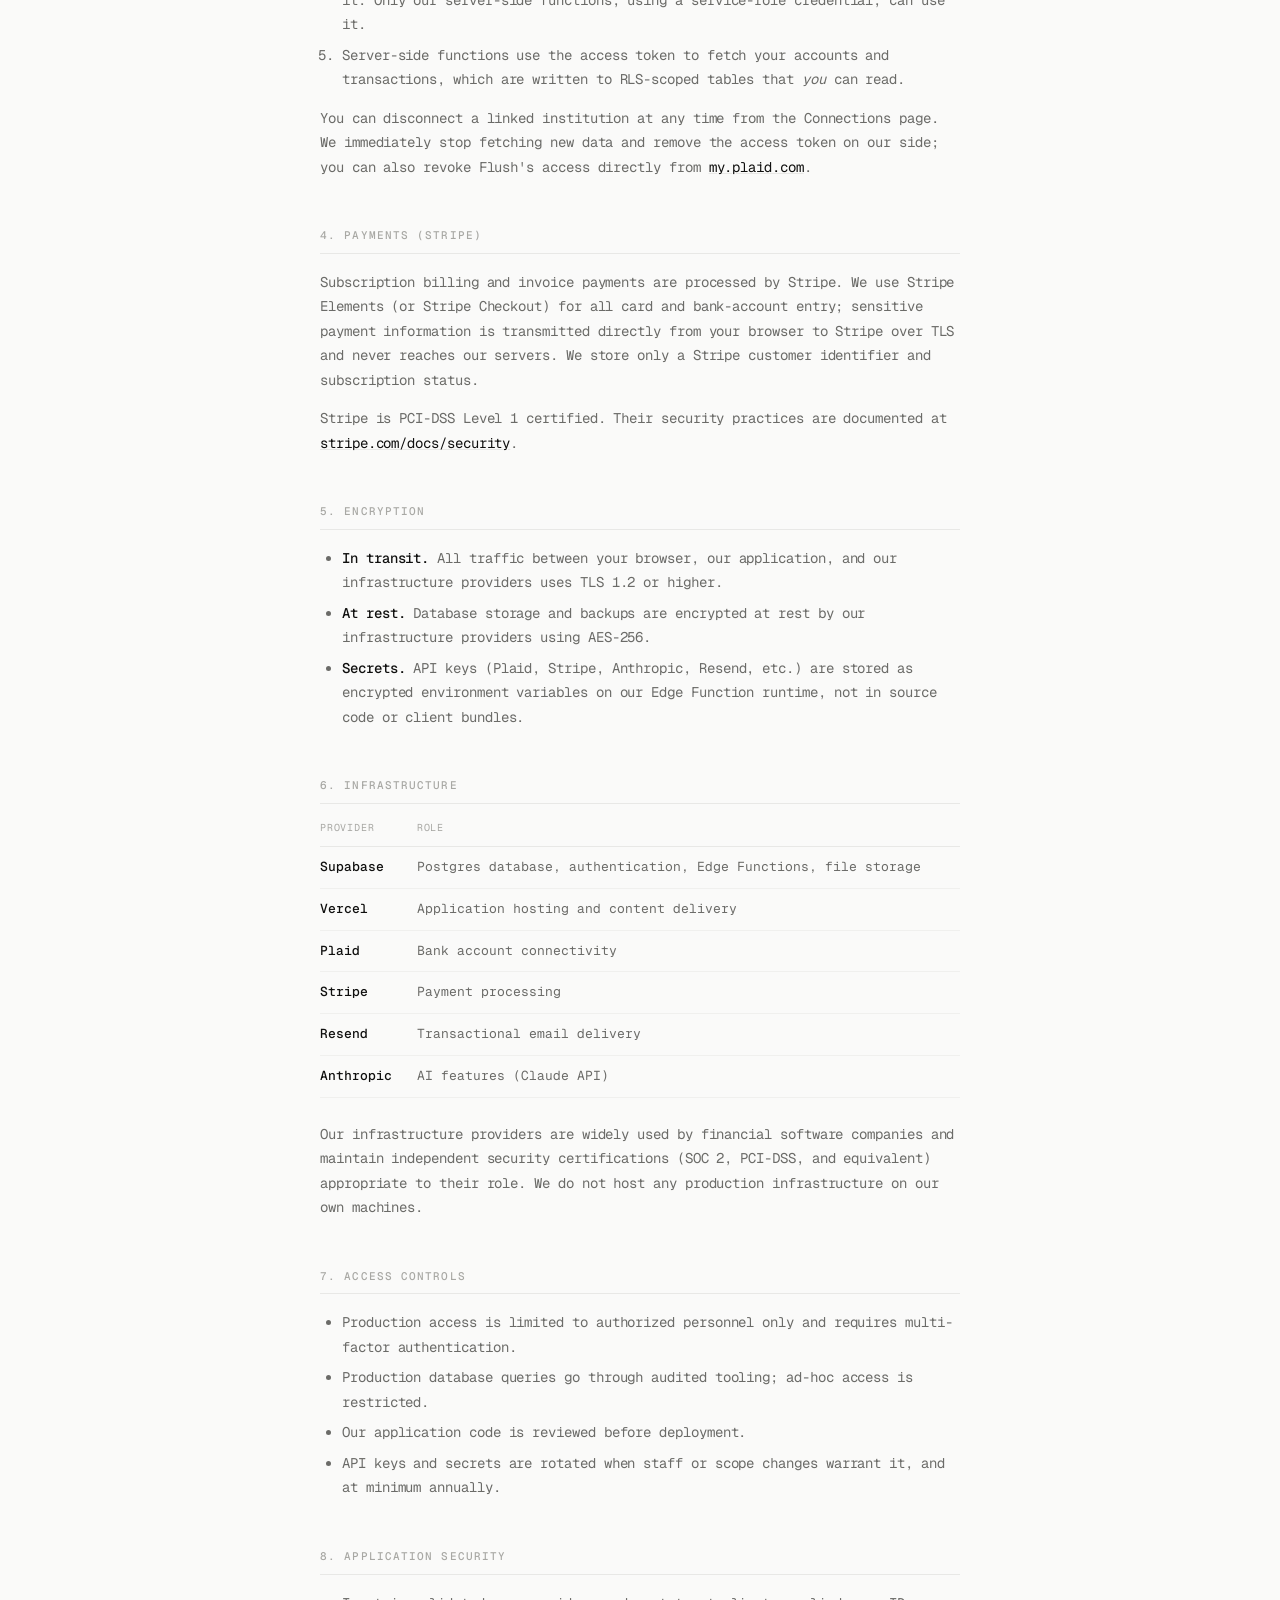
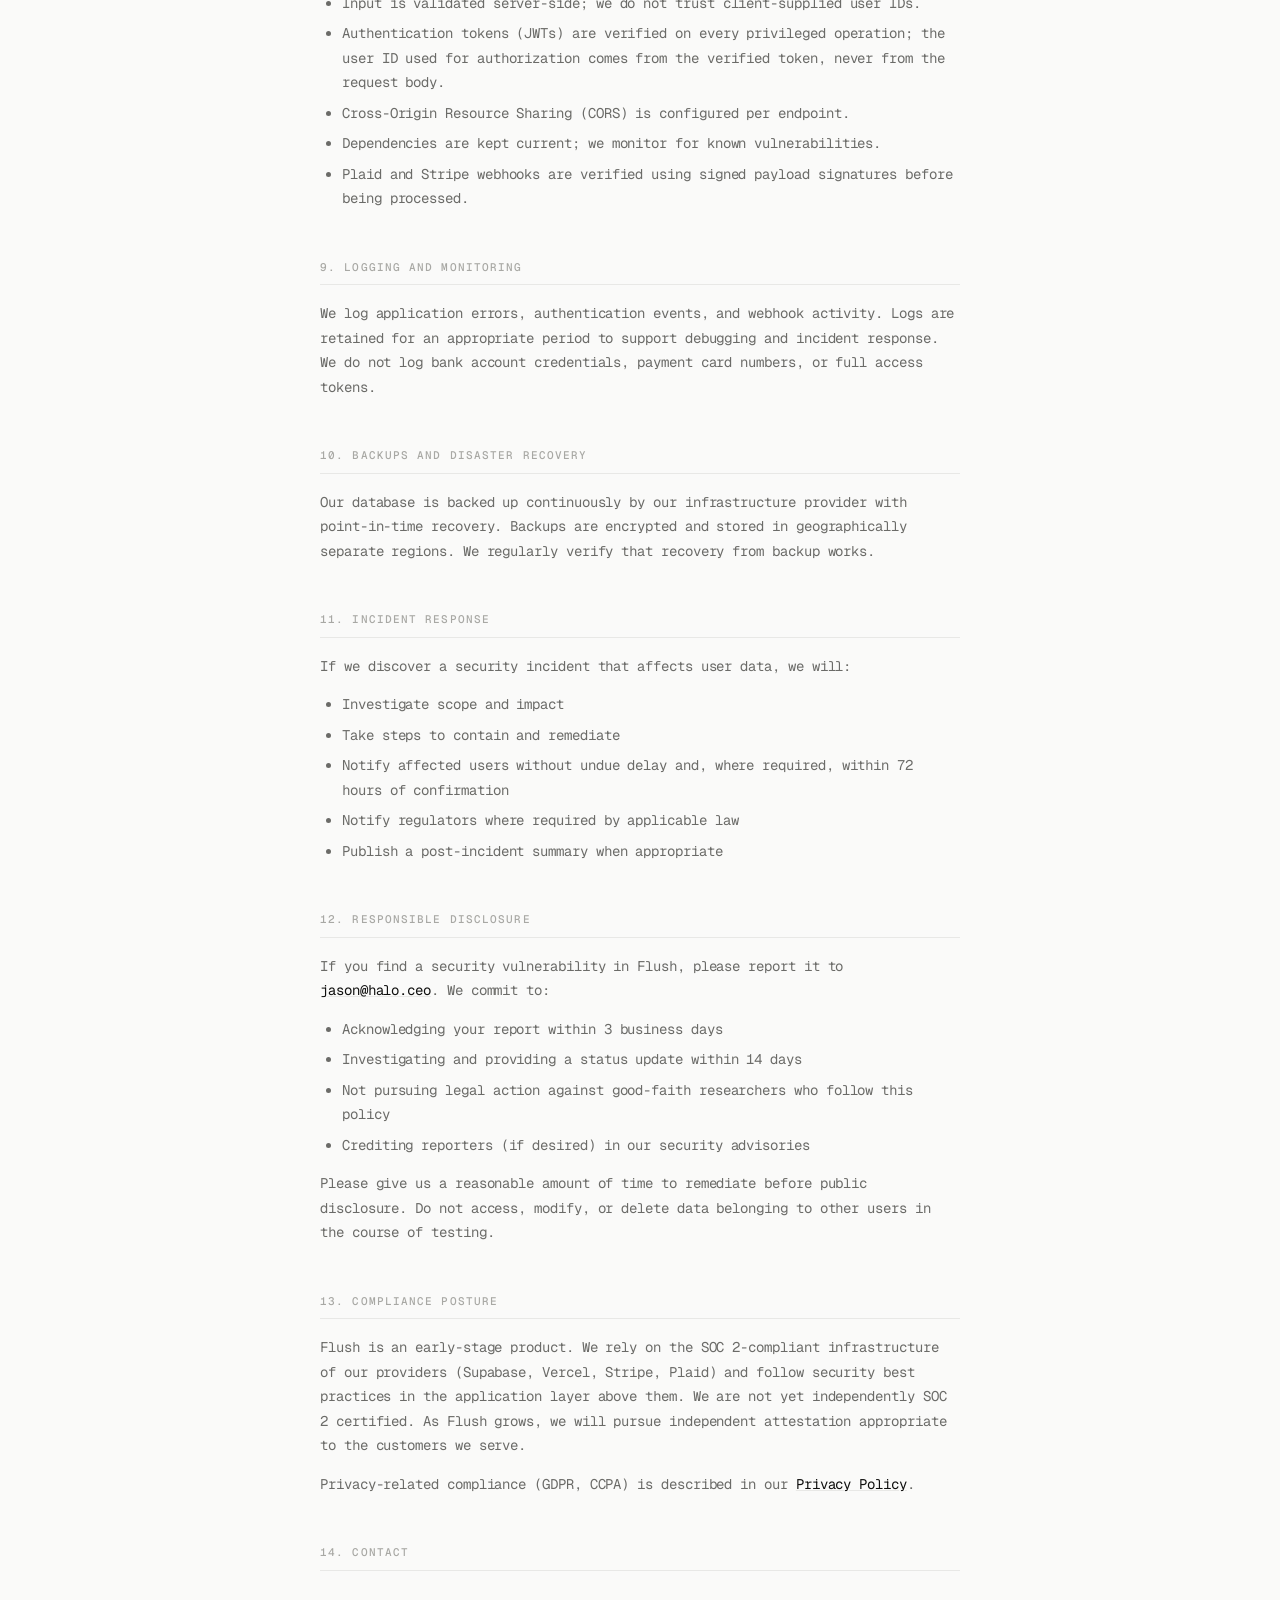
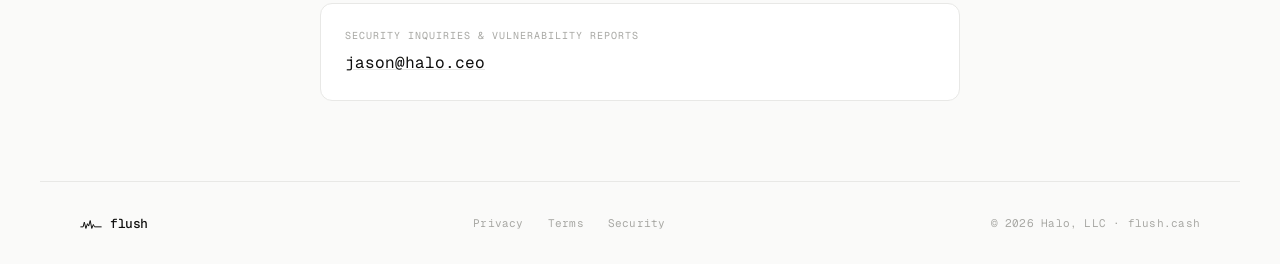
<file: security.html>
<!DOCTYPE html>
<html lang="en">
<head>
<meta charset="UTF-8">
<meta name="viewport" content="width=device-width, initial-scale=1.0">
<title>Security — Flush</title>
<meta name="description" content="How Flush protects your data. Plaid tokens stay server-side. Row-level security on every table. TLS, encryption at rest, and minimum-trust architecture.">
<meta property="og:title" content="Security — Flush">
<meta property="og:description" content="How Flush protects your data and bank connections.">
<meta property="og:url" content="https://www.flush.cash/security">
<meta property="og:type" content="website">
<link rel="preconnect" href="https://fonts.googleapis.com">
<link rel="stylesheet" href="/legal.css">
</head>
<body>

<nav>
  <a class="nav-logo" href="/">
    <svg width="26" height="18" viewBox="0 0 56 32" fill="none">
      <path d="M2 22 L8 22 L11 10 L15 26 L19 14 L22 20 L26 6 L30 26 L34 16 L37 22 L54 22" stroke="#0f0f0e" stroke-width="2.2" stroke-linecap="round" stroke-linejoin="round"/>
    </svg>
    <span class="nav-wordmark">flush</span>
  </a>
  <div class="nav-links">
    <a href="/#features" class="nav-link">Features</a>
    <a href="/#quickbooks" class="nav-link">vs QuickBooks</a>
    <a href="/#pricing" class="nav-link">Pricing</a>
  </div>
  <a href="/#waitlist" class="nav-cta">Join waitlist →</a>
</nav>

<main class="legal-shell">
  <div class="legal-eyebrow">
    <div class="legal-eyebrow-dot"></div>
    Security
  </div>
  <h1 class="legal-title">Security overview</h1>
  <p class="legal-updated">Last updated: May 19, 2026</p>

  <p class="legal-intro">
    Flush handles your bank connections, transactions, and financial decisions. Security is a
    first-order design principle, not a feature we bolt on. This page explains, honestly,
    what we do — and what we don't.
  </p>
  <p class="legal-intro">
    Flush is operated by <strong>Halo, LLC</strong>, a Wisconsin limited liability company.
  </p>

  <h2>1. Authentication</h2>
  <p>
    Flush does not store user passwords. We support two ways to sign in:
  </p>
  <ul>
    <li><strong>Email magic link.</strong> A one-time link or 6-digit code sent to your email. Codes expire after a short window.</li>
    <li><strong>Google OAuth.</strong> Authentication delegated to Google. We receive only your Google email, never your password.</li>
  </ul>
  <p>
    Sessions are managed by Supabase Auth using short-lived JWTs and refresh tokens stored in
    your browser's local storage. Tokens are bound to your user identity and validated on
    every API call.
  </p>

  <h2>2. Data isolation — Row-Level Security</h2>
  <p>
    Every table in our database has <strong>Postgres Row-Level Security (RLS)</strong> enabled.
    Every row is tagged with the owning user's ID, and every database policy requires that
    <code>auth.uid()</code> match the row's <code>user_id</code> for the row to be visible or
    modifiable.
  </p>
  <p>
    This means data isolation is enforced at the <em>database layer</em>, not just in
    application code. Even if a bug in our API tried to query another user's records, the
    database would return zero rows. There is no "all users" view that the application can
    accidentally select from.
  </p>

  <h2>3. Bank connections (Plaid)</h2>
  <div class="legal-callout">
    <div class="legal-callout-label">The core guarantee</div>
    <p>
      <strong>Your bank password never touches Flush.</strong> The credentials you enter to
      authorize a connection are entered into Plaid's interface, hosted by Plaid, and
      transmitted directly to your financial institution.
    </p>
    <p>
      <strong>The long-lived access token never reaches your browser.</strong> It exists only
      inside our server-side functions and a database table with no client-readable policies.
    </p>
  </div>

  <p>The flow:</p>
  <ol>
    <li>You click "Connect a bank." Our server creates a short-lived Plaid <em>link token</em> tied to your user ID.</li>
    <li>Your browser opens Plaid Link with that token. You authenticate with your institution inside Plaid's interface. We never see those credentials.</li>
    <li>Plaid Link returns a short-lived <em>public token</em> to your browser, which our server immediately exchanges for a long-lived <em>access token</em>.</li>
    <li>The access token is written to a database table (<code>plaid_items</code>) whose RLS policies do not permit any client (signed-in or otherwise) to read or modify it. Only our server-side functions, using a service-role credential, can use it.</li>
    <li>Server-side functions use the access token to fetch your accounts and transactions, which are written to RLS-scoped tables that <em>you</em> can read.</li>
  </ol>

  <p>
    You can disconnect a linked institution at any time from the Connections page. We
    immediately stop fetching new data and remove the access token on our side; you can also
    revoke Flush's access directly from <a href="https://my.plaid.com" target="_blank" rel="noopener">my.plaid.com</a>.
  </p>

  <h2>4. Payments (Stripe)</h2>
  <p>
    Subscription billing and invoice payments are processed by Stripe. We use Stripe Elements
    (or Stripe Checkout) for all card and bank-account entry; sensitive payment information
    is transmitted directly from your browser to Stripe over TLS and never reaches our
    servers. We store only a Stripe customer identifier and subscription status.
  </p>
  <p>
    Stripe is PCI-DSS Level 1 certified. Their security practices are documented at
    <a href="https://stripe.com/docs/security" target="_blank" rel="noopener">stripe.com/docs/security</a>.
  </p>

  <h2>5. Encryption</h2>
  <ul>
    <li><strong>In transit.</strong> All traffic between your browser, our application, and our infrastructure providers uses TLS 1.2 or higher.</li>
    <li><strong>At rest.</strong> Database storage and backups are encrypted at rest by our infrastructure providers using AES-256.</li>
    <li><strong>Secrets.</strong> API keys (Plaid, Stripe, Anthropic, Resend, etc.) are stored as encrypted environment variables on our Edge Function runtime, not in source code or client bundles.</li>
  </ul>

  <h2>6. Infrastructure</h2>
  <table>
    <thead>
      <tr><th>Provider</th><th>Role</th></tr>
    </thead>
    <tbody>
      <tr><td>Supabase</td><td>Postgres database, authentication, Edge Functions, file storage</td></tr>
      <tr><td>Vercel</td><td>Application hosting and content delivery</td></tr>
      <tr><td>Plaid</td><td>Bank account connectivity</td></tr>
      <tr><td>Stripe</td><td>Payment processing</td></tr>
      <tr><td>Resend</td><td>Transactional email delivery</td></tr>
      <tr><td>Anthropic</td><td>AI features (Claude API)</td></tr>
    </tbody>
  </table>
  <p>
    Our infrastructure providers are widely used by financial software companies and maintain
    independent security certifications (SOC 2, PCI-DSS, and equivalent) appropriate to their
    role. We do not host any production infrastructure on our own machines.
  </p>

  <h2>7. Access controls</h2>
  <ul>
    <li>Production access is limited to authorized personnel only and requires multi-factor authentication.</li>
    <li>Production database queries go through audited tooling; ad-hoc access is restricted.</li>
    <li>Our application code is reviewed before deployment.</li>
    <li>API keys and secrets are rotated when staff or scope changes warrant it, and at minimum annually.</li>
  </ul>

  <h2>8. Application security</h2>
  <ul>
    <li>Input is validated server-side; we do not trust client-supplied user IDs.</li>
    <li>Authentication tokens (JWTs) are verified on every privileged operation; the user ID used for authorization comes from the verified token, never from the request body.</li>
    <li>Cross-Origin Resource Sharing (CORS) is configured per endpoint.</li>
    <li>Dependencies are kept current; we monitor for known vulnerabilities.</li>
    <li>Plaid and Stripe webhooks are verified using signed payload signatures before being processed.</li>
  </ul>

  <h2>9. Logging and monitoring</h2>
  <p>
    We log application errors, authentication events, and webhook activity. Logs are retained
    for an appropriate period to support debugging and incident response. We do not log bank
    account credentials, payment card numbers, or full access tokens.
  </p>

  <h2>10. Backups and disaster recovery</h2>
  <p>
    Our database is backed up continuously by our infrastructure provider with point-in-time
    recovery. Backups are encrypted and stored in geographically separate regions. We
    regularly verify that recovery from backup works.
  </p>

  <h2>11. Incident response</h2>
  <p>
    If we discover a security incident that affects user data, we will:
  </p>
  <ul>
    <li>Investigate scope and impact</li>
    <li>Take steps to contain and remediate</li>
    <li>Notify affected users without undue delay and, where required, within 72 hours of confirmation</li>
    <li>Notify regulators where required by applicable law</li>
    <li>Publish a post-incident summary when appropriate</li>
  </ul>

  <h2>12. Responsible disclosure</h2>
  <p>
    If you find a security vulnerability in Flush, please report it to
    <a href="mailto:jason@halo.ceo">jason@halo.ceo</a>. We commit to:
  </p>
  <ul>
    <li>Acknowledging your report within 3 business days</li>
    <li>Investigating and providing a status update within 14 days</li>
    <li>Not pursuing legal action against good-faith researchers who follow this policy</li>
    <li>Crediting reporters (if desired) in our security advisories</li>
  </ul>
  <p>
    Please give us a reasonable amount of time to remediate before public disclosure. Do not
    access, modify, or delete data belonging to other users in the course of testing.
  </p>

  <h2>13. Compliance posture</h2>
  <p>
    Flush is an early-stage product. We rely on the SOC 2-compliant infrastructure of our
    providers (Supabase, Vercel, Stripe, Plaid) and follow security best practices in the
    application layer above them. We are not yet independently SOC 2 certified. As Flush
    grows, we will pursue independent attestation appropriate to the customers we serve.
  </p>
  <p>
    Privacy-related compliance (GDPR, CCPA) is described in our
    <a href="/privacy">Privacy Policy</a>.
  </p>

  <h2>14. Contact</h2>
  <div class="contact-card">
    <div class="label">Security inquiries &amp; vulnerability reports</div>
    <div class="email"><a href="mailto:jason@halo.ceo">jason@halo.ceo</a></div>
  </div>
</main>

<footer>
  <a class="footer-logo" href="/">
    <svg width="22" height="15" viewBox="0 0 56 32" fill="none">
      <path d="M2 22 L8 22 L11 10 L15 26 L19 14 L22 20 L26 6 L30 26 L34 16 L37 22 L54 22" stroke="#0f0f0e" stroke-width="2.5" stroke-linecap="round" stroke-linejoin="round"/>
    </svg>
    <span class="footer-wordmark">flush</span>
  </a>
  <div class="footer-links">
    <a href="/privacy" class="footer-link">Privacy</a>
    <a href="/terms" class="footer-link">Terms</a>
    <a href="/security" class="footer-link">Security</a>
  </div>
  <span class="footer-copy">© 2026 Halo, LLC · flush.cash</span>
</footer>

</body>
</html>
</file>
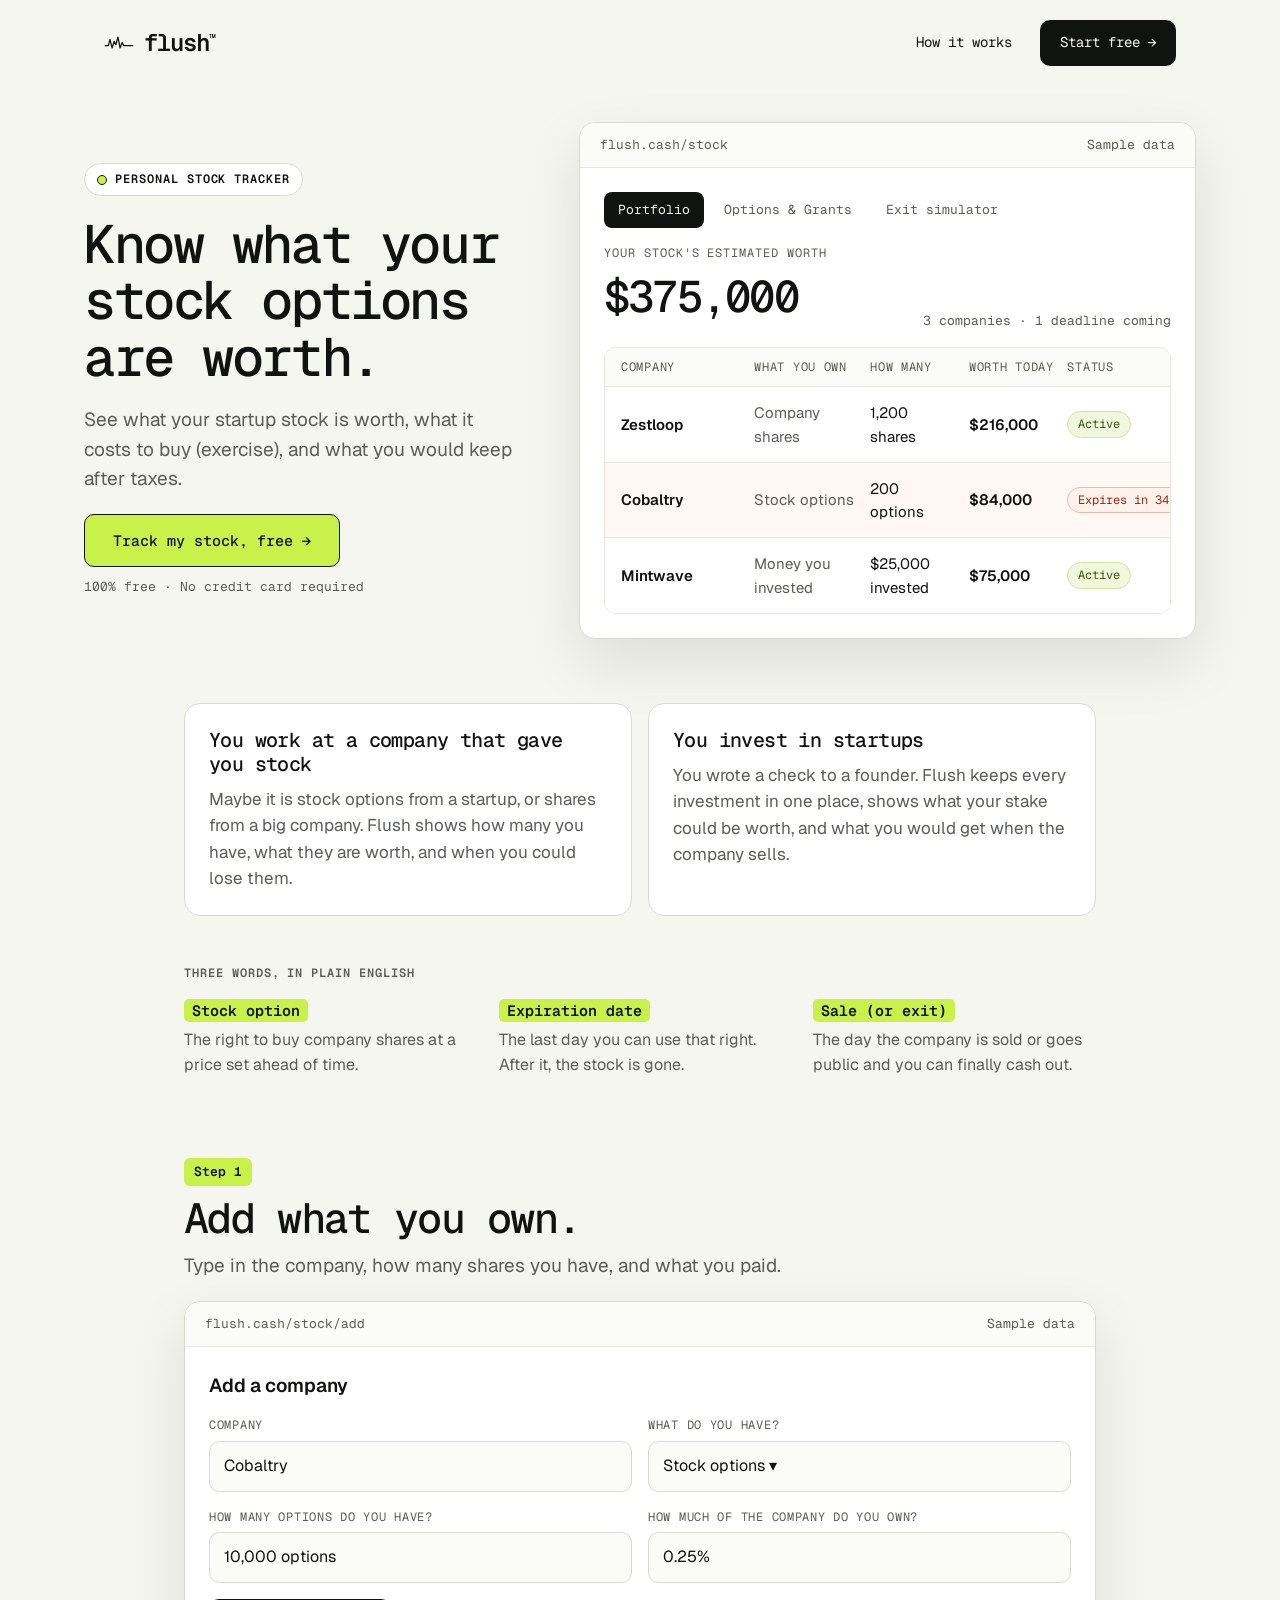
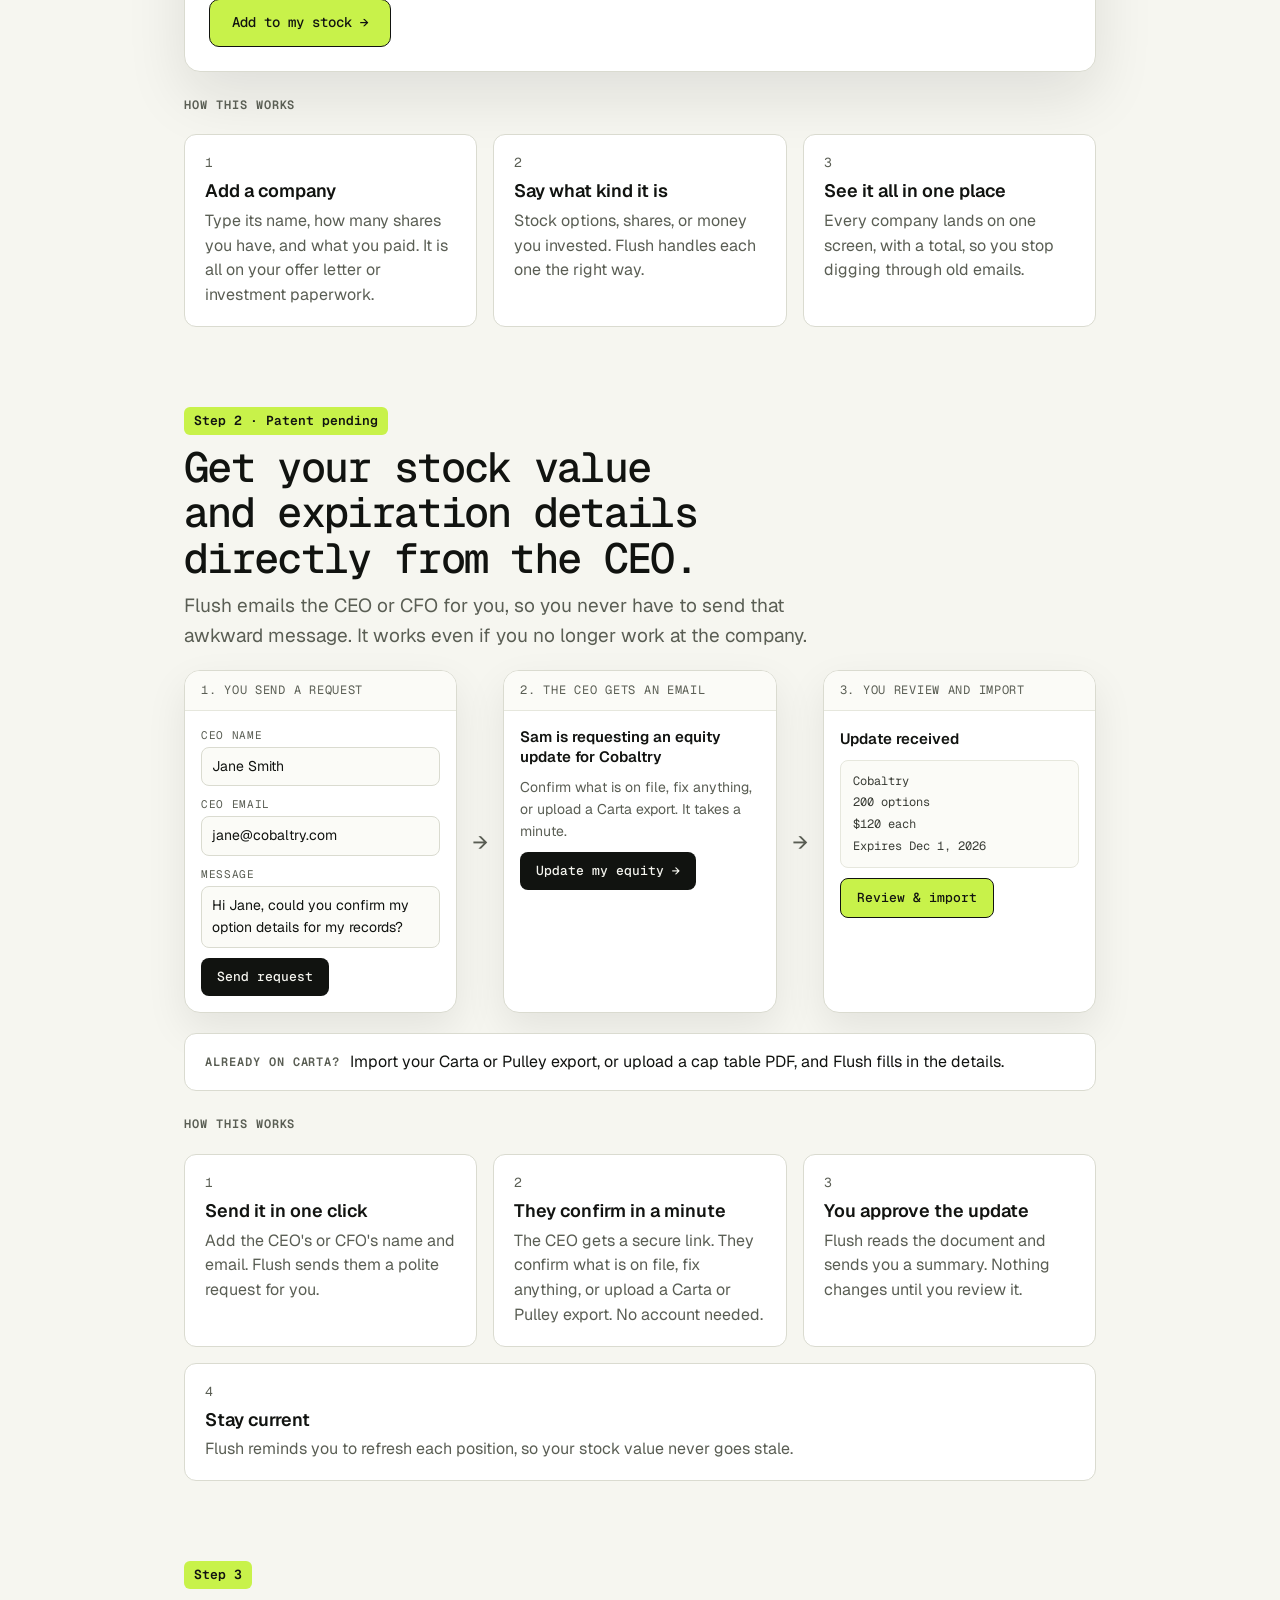
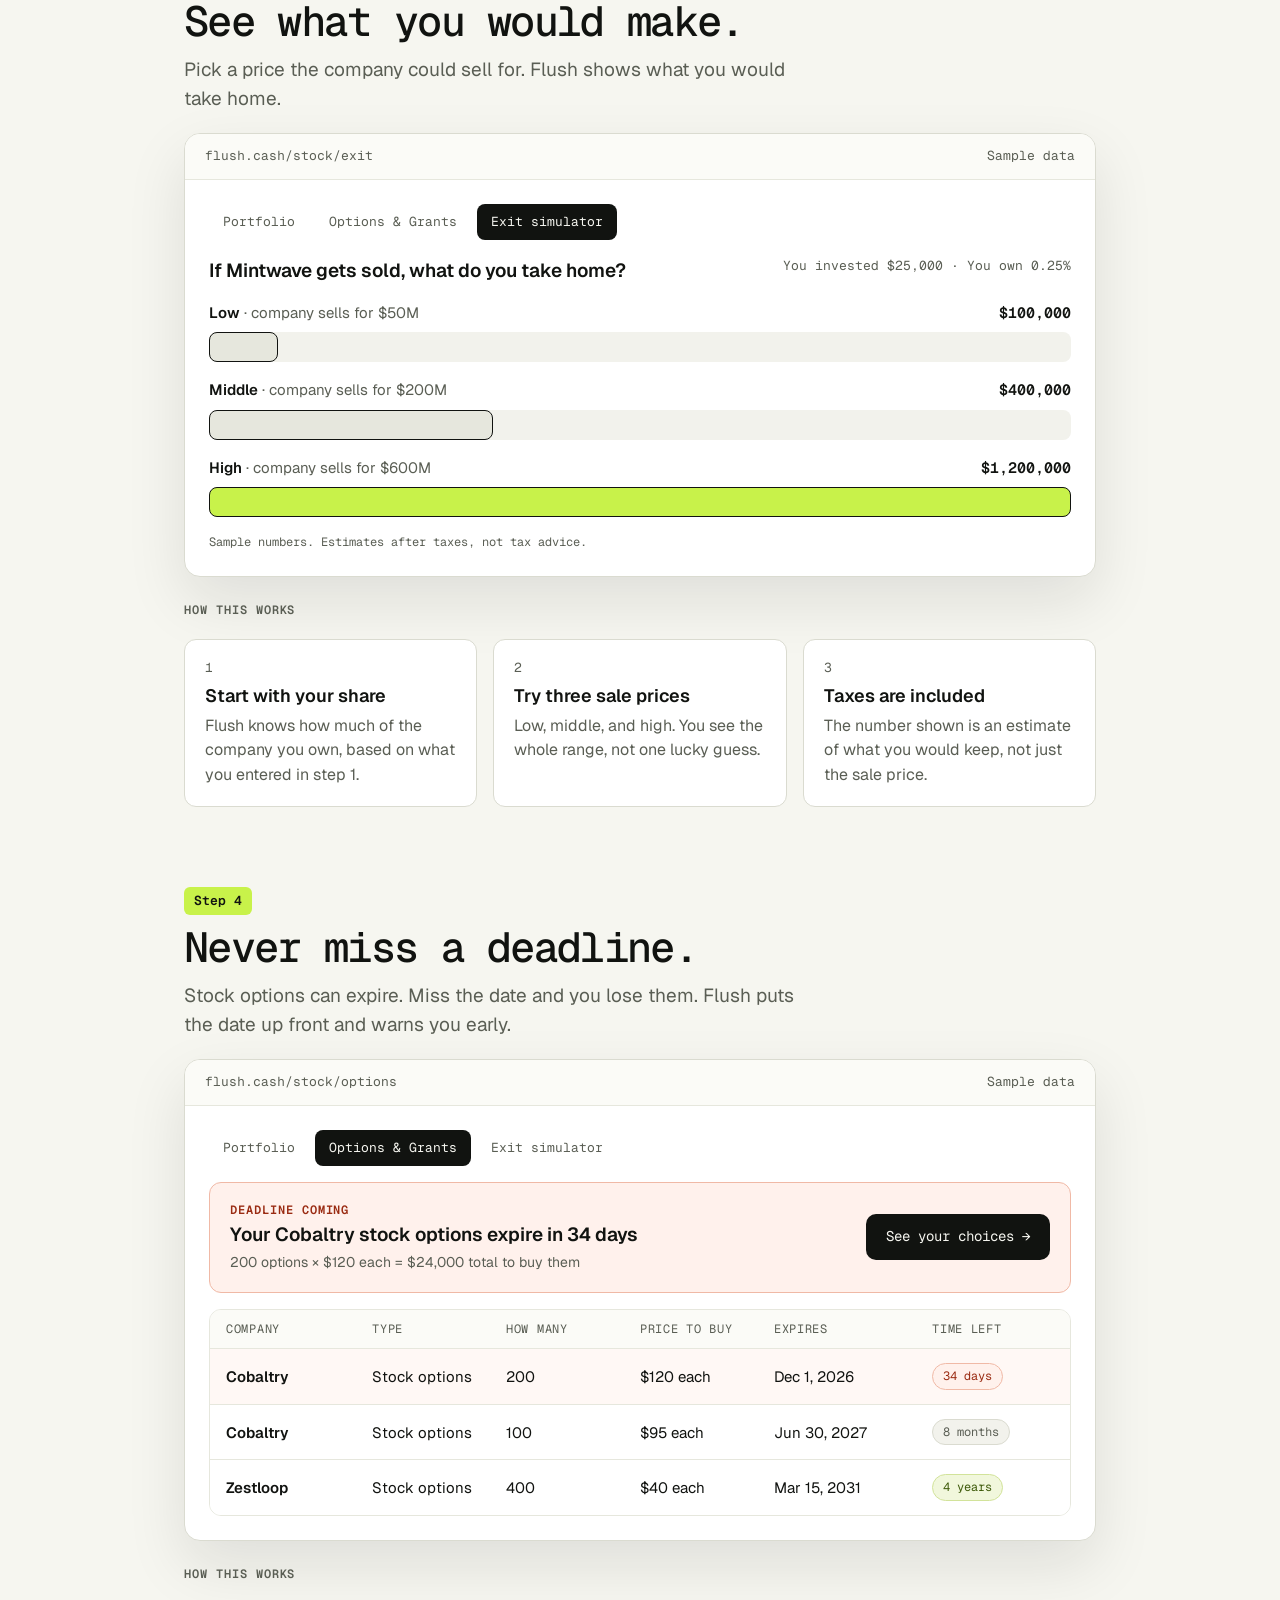
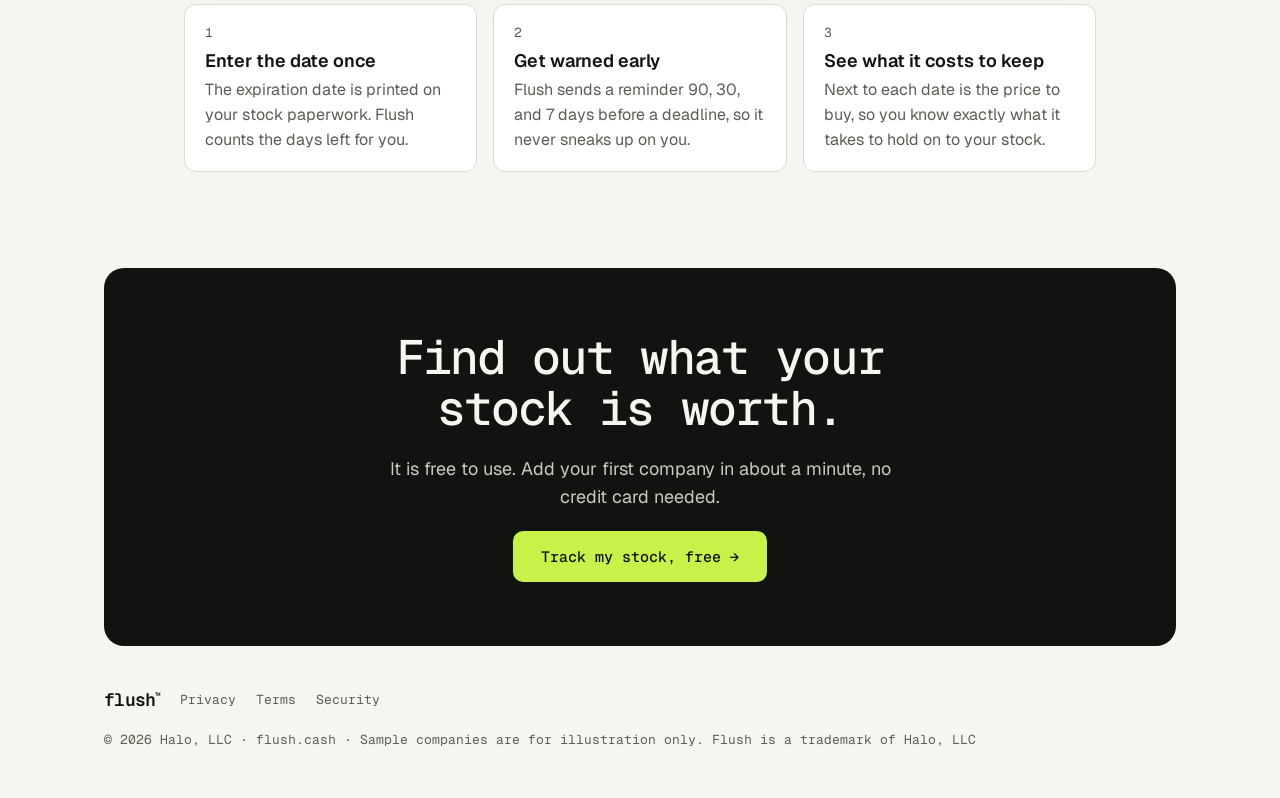
<file: stock.html>
<!DOCTYPE html>
<html lang="en">
<head>
<meta charset="utf-8">
<meta name="viewport" content="width=device-width, initial-scale=1">
<title>Flush | Know what your stock options are worth</title>
<meta name="description" content="Flush is a free stock options tracker. See what your startup stock is worth, what it costs to buy (exercise), and what you would keep after taxes.">
<link rel="icon" type="image/png" href="/favicon.png">
<link rel="apple-touch-icon" href="/favicon.png">
<link rel="preconnect" href="https://fonts.googleapis.com">
<link rel="stylesheet" href="https://fonts.googleapis.com/css2?family=Geist:wght@400;500;600&family=Geist+Mono:wght@400;500;600&display=swap">
<style>
html{scroll-behavior:smooth}
body{margin:0;background:#F6F6F0}
a{color:inherit;text-decoration:none}
a:hover{opacity:.8}
</style>
</head>
<body>


<div style="width:100%;box-sizing:border-box;background:#F6F6F0;color:#111310;font-family:'Geist',system-ui,-apple-system,'Segoe UI',sans-serif;font-size:17px;line-height:1.55">

<!-- NAV -->
<div style="max-width:1120px;margin:0 auto;padding:20px 24px;box-sizing:border-box;display:flex;align-items:center;justify-content:space-between;gap:16px;flex-wrap:wrap">
<div style="display:flex;align-items:center;gap:10px"><svg width="30" height="17" viewBox="0 0 56 32" fill="none"><path d="M2 22 L8 22 L11 10 L15 26 L19 14 L22 20 L26 6 L30 26 L34 16 L37 22 L54 22" stroke="#111310" stroke-width="2.4" stroke-linecap="round" stroke-linejoin="round"/></svg><div style="font-family:'Geist Mono',ui-monospace,SFMono-Regular,Menlo,monospace;font-weight:600;font-size:24px;letter-spacing:-0.04em">flush<span style="font-size:11px;vertical-align:super;font-weight:400">™</span></div></div>
<div style="display:flex;align-items:center;gap:8px 28px;flex-wrap:wrap;font-family:'Geist Mono',ui-monospace,SFMono-Regular,Menlo,monospace;font-size:14px">
<a href="#how" style="color:#111310">How it works</a>
<a href="https://app.flush.cash" style="color:#F6F6F0;background:#111310;padding:12px 20px;border-radius:10px">Start free →</a>
</div>
</div>

<!-- HERO -->
<div style="max-width:1160px;margin:0 auto;padding:clamp(12px,3vw,36px) 24px 0;box-sizing:border-box;display:flex;flex-wrap:wrap;align-items:center;gap:32px 40px">
<div style="flex:1 1 300px;min-width:0;max-width:480px;display:flex;flex-direction:column;align-items:flex-start;gap:20px">
<div style="display:inline-flex;align-items:center;gap:8px;font-family:'Geist Mono',ui-monospace,SFMono-Regular,Menlo,monospace;font-size:12px;letter-spacing:0.08em;text-transform:uppercase;font-weight:600;padding:6px 12px;border:1px solid #DADBD0;border-radius:999px;background:#FFFFFF"><span style="width:8px;height:8px;border-radius:50%;background:#C8F24A;border:1px solid #111310"></span>Personal stock tracker</div>
<h1 style="margin:0;font-family:'Geist Mono',ui-monospace,SFMono-Regular,Menlo,monospace;font-weight:500;font-size:clamp(34px,4.2vw,54px);line-height:1.05;letter-spacing:-0.045em;text-wrap:balance">Know what your stock options are worth.</h1>
<p style="margin:0;font-size:clamp(17px,1.6vw,19px);color:#5A5E54;text-wrap:pretty">See what your startup stock is worth, what it costs to buy (exercise), and what you would keep after taxes.</p>
<div style="display:flex;flex-direction:column;align-items:flex-start;gap:10px">
<a href="https://app.flush.cash" style="background:#C8F24A;color:#111310;border:1px solid #111310;padding:14px 28px;border-radius:10px;font-family:'Geist Mono',ui-monospace,SFMono-Regular,Menlo,monospace;font-size:15px;font-weight:500">Track my stock, free →</a>
<div style="font-family:'Geist Mono',ui-monospace,SFMono-Regular,Menlo,monospace;font-size:13px;color:#5A5E54">100% free · No credit card required</div>
</div>
</div>
<div style="flex:1.4 1 400px;min-width:0">
<div style="background:#FFFFFF;border:1px solid #DADBD0;border-radius:16px;box-shadow:0 24px 60px rgba(17,19,16,0.10);overflow:hidden;text-align:left">
<div style="display:flex;justify-content:space-between;align-items:center;gap:12px;flex-wrap:wrap;padding:12px 20px;border-bottom:1px solid #E6E7DD;background:#FBFBF7;font-family:'Geist Mono',ui-monospace,SFMono-Regular,Menlo,monospace;font-size:13px;color:#5A5E54"><span>flush.cash/stock</span><span>Sample data</span></div>
<div style="padding:clamp(14px,3vw,24px);display:flex;flex-direction:column;gap:16px"><div style="display:flex;gap:6px;flex-wrap:wrap"><span style="padding:8px 14px;border-radius:8px;font-family:'Geist Mono',ui-monospace,SFMono-Regular,Menlo,monospace;font-size:13px;background:#111310;color:#F6F6F0">Portfolio</span><span style="padding:8px 14px;border-radius:8px;font-family:'Geist Mono',ui-monospace,SFMono-Regular,Menlo,monospace;font-size:13px;color:#5A5E54">Options &amp; Grants</span><span style="padding:8px 14px;border-radius:8px;font-family:'Geist Mono',ui-monospace,SFMono-Regular,Menlo,monospace;font-size:13px;color:#5A5E54">Exit simulator</span></div>
<div style="display:flex;flex-wrap:wrap;gap:12px 32px;align-items:flex-end;justify-content:space-between">
<div><div style="font-family:'Geist Mono',ui-monospace,SFMono-Regular,Menlo,monospace;font-size:12px;color:#5A5E54;text-transform:uppercase;letter-spacing:0.08em">Your stock's estimated worth</div><div style="font-family:'Geist Mono',ui-monospace,SFMono-Regular,Menlo,monospace;font-size:clamp(30px,5vw,44px);letter-spacing:-0.04em;font-weight:500">$375,000</div></div>
<div style="font-family:'Geist Mono',ui-monospace,SFMono-Regular,Menlo,monospace;font-size:13px;color:#5A5E54">3 companies · 1 deadline coming</div></div>
<div style="border:1px solid #E6E7DD;border-radius:12px;overflow:auto"><div style="min-width:500px">
<div style="display:flex;gap:12px;align-items:center;padding:10px 16px;border-top:0;background:#FBFBF7;font-size:12px;font-family:'Geist Mono',ui-monospace,SFMono-Regular,Menlo,monospace;color:#5A5E54;text-transform:uppercase;letter-spacing:0.06em"><div style="flex:1.4 1 0;min-width:0;">Company</div><div style="flex:1.2 1 0;min-width:0;">What you own</div><div style="flex:1 1 0;min-width:0;">How many</div><div style="flex:1 1 0;min-width:0;">Worth today</div><div style="flex:1 1 0;min-width:0;">Status</div></div>
<div style="display:flex;gap:12px;align-items:center;padding:14px 16px;border-top:1px solid #E6E7DD;background:#FFFFFF;font-size:15px;"><div style="flex:1.4 1 0;min-width:0;"><b style="font-weight:600">Zestloop</b></div><div style="flex:1.2 1 0;min-width:0;color:#5A5E54">Company shares</div><div style="flex:1 1 0;min-width:0;">1,200 shares</div><div style="flex:1 1 0;min-width:0;"><b style="font-weight:600">$216,000</b></div><div style="flex:1 1 0;min-width:0;"><span style="display:inline-block;padding:3px 10px;border-radius:999px;background:#F1F7DC;color:#3E5A0A;border:1px solid #D2E39A;font-family:'Geist Mono',ui-monospace,SFMono-Regular,Menlo,monospace;font-size:12px;white-space:nowrap">Active</span></div></div>
<div style="display:flex;gap:12px;align-items:center;padding:14px 16px;border-top:1px solid #E6E7DD;background:#FFF8F5;font-size:15px;"><div style="flex:1.4 1 0;min-width:0;"><b style="font-weight:600">Cobaltry</b></div><div style="flex:1.2 1 0;min-width:0;color:#5A5E54">Stock options</div><div style="flex:1 1 0;min-width:0;">200 options</div><div style="flex:1 1 0;min-width:0;"><b style="font-weight:600">$84,000</b></div><div style="flex:1 1 0;min-width:0;"><span style="display:inline-block;padding:3px 10px;border-radius:999px;background:#FFF1EC;color:#9A2B12;border:1px solid #F0B9A6;font-family:'Geist Mono',ui-monospace,SFMono-Regular,Menlo,monospace;font-size:12px;white-space:nowrap">Expires in 34 days</span></div></div>
<div style="display:flex;gap:12px;align-items:center;padding:14px 16px;border-top:1px solid #E6E7DD;background:#FFFFFF;font-size:15px;"><div style="flex:1.4 1 0;min-width:0;"><b style="font-weight:600">Mintwave</b></div><div style="flex:1.2 1 0;min-width:0;color:#5A5E54">Money you invested</div><div style="flex:1 1 0;min-width:0;">$25,000 invested</div><div style="flex:1 1 0;min-width:0;"><b style="font-weight:600">$75,000</b></div><div style="flex:1 1 0;min-width:0;"><span style="display:inline-block;padding:3px 10px;border-radius:999px;background:#F1F7DC;color:#3E5A0A;border:1px solid #D2E39A;font-family:'Geist Mono',ui-monospace,SFMono-Regular,Menlo,monospace;font-size:12px;white-space:nowrap">Active</span></div></div>
</div></div></div></div>
</div>
</div>

<!-- WHO IT'S FOR -->
<div style="max-width:960px;margin:0 auto;padding:clamp(40px,6vw,64px) 24px 0;box-sizing:border-box;display:flex;flex-wrap:wrap;gap:16px">
<div style="flex:1 1 320px;min-width:0;display:flex;flex-direction:column;gap:10px;padding:24px;background:#FFFFFF;border:1px solid #DADBD0;border-radius:16px"><div style="font-family:'Geist Mono',ui-monospace,SFMono-Regular,Menlo,monospace;font-size:20px;font-weight:500;letter-spacing:-0.03em;line-height:1.2">You work at a company that gave you stock</div><div style="font-size:17px;color:#5A5E54">Maybe it is stock options from a startup, or shares from a big company. Flush shows how many you have, what they are worth, and when you could lose them.</div></div><div style="flex:1 1 320px;min-width:0;display:flex;flex-direction:column;gap:10px;padding:24px;background:#FFFFFF;border:1px solid #DADBD0;border-radius:16px"><div style="font-family:'Geist Mono',ui-monospace,SFMono-Regular,Menlo,monospace;font-size:20px;font-weight:500;letter-spacing:-0.03em;line-height:1.2">You invest in startups</div><div style="font-size:17px;color:#5A5E54">You wrote a check to a founder. Flush keeps every investment in one place, shows what your stake could be worth, and what you would get when the company sells.</div></div>
</div>

<!-- PLAIN WORDS -->
<div style="max-width:960px;margin:0 auto;padding:clamp(36px,5vw,48px) 24px 0;box-sizing:border-box;display:flex;flex-direction:column;gap:16px">
<div style="font-family:'Geist Mono',ui-monospace,SFMono-Regular,Menlo,monospace;font-size:12px;letter-spacing:0.08em;text-transform:uppercase;color:#5A5E54;font-weight:600">Three words, in plain English</div>
<div style="display:flex;flex-wrap:wrap;gap:20px 32px">
<div style="flex:1 1 240px;min-width:0;display:flex;flex-direction:column;gap:6px"><div style="font-family:'Geist Mono',ui-monospace,SFMono-Regular,Menlo,monospace;font-size:15px;font-weight:600"><span style="background:#C8F24A;padding:2px 8px;border-radius:5px">Stock option</span></div><div style="font-size:16px;color:#5A5E54">The right to buy company shares at a price set ahead of time.</div></div><div style="flex:1 1 240px;min-width:0;display:flex;flex-direction:column;gap:6px"><div style="font-family:'Geist Mono',ui-monospace,SFMono-Regular,Menlo,monospace;font-size:15px;font-weight:600"><span style="background:#C8F24A;padding:2px 8px;border-radius:5px">Expiration date</span></div><div style="font-size:16px;color:#5A5E54">The last day you can use that right. After it, the stock is gone.</div></div><div style="flex:1 1 240px;min-width:0;display:flex;flex-direction:column;gap:6px"><div style="font-family:'Geist Mono',ui-monospace,SFMono-Regular,Menlo,monospace;font-size:15px;font-weight:600"><span style="background:#C8F24A;padding:2px 8px;border-radius:5px">Sale (or exit)</span></div><div style="font-size:16px;color:#5A5E54">The day the company is sold or goes public and you can finally cash out.</div></div>
</div>
</div>

<!-- STEPS -->
<div id="how"></div>
<div style="max-width:960px;margin:0 auto;padding:clamp(48px,7vw,80px) 24px 0;box-sizing:border-box;display:flex;flex-direction:column;gap:20px">
<div style="display:flex;flex-direction:column;gap:10px;max-width:640px">
<div style="font-family:'Geist Mono',ui-monospace,SFMono-Regular,Menlo,monospace;font-size:13px;font-weight:600;background:#C8F24A;align-self:flex-start;padding:4px 10px;border-radius:6px">Step 1</div>
<h2 style="margin:0;font-family:'Geist Mono',ui-monospace,SFMono-Regular,Menlo,monospace;font-weight:500;font-size:clamp(28px,4vw,42px);line-height:1.08;letter-spacing:-0.04em;text-wrap:balance">Add what you own.</h2>
<p style="margin:0;font-size:19px;color:#5A5E54;text-wrap:pretty">Type in the company, how many shares you have, and what you paid.</p></div>
<div style="background:#FFFFFF;border:1px solid #DADBD0;border-radius:16px;box-shadow:0 24px 60px rgba(17,19,16,0.10);overflow:hidden;text-align:left">
<div style="display:flex;justify-content:space-between;align-items:center;gap:12px;flex-wrap:wrap;padding:12px 20px;border-bottom:1px solid #E6E7DD;background:#FBFBF7;font-family:'Geist Mono',ui-monospace,SFMono-Regular,Menlo,monospace;font-size:13px;color:#5A5E54"><span>flush.cash/stock/add</span><span>Sample data</span></div>
<div style="padding:clamp(14px,3vw,24px);display:flex;flex-direction:column;gap:16px">
<div style="font-size:19px;font-weight:600">Add a company</div>
<div style="display:flex;flex-wrap:wrap;gap:16px"><div style="flex:1 1 200px;min-width:0;display:flex;flex-direction:column;gap:6px"><div style="font-family:'Geist Mono',ui-monospace,SFMono-Regular,Menlo,monospace;font-size:12px;letter-spacing:0.06em;text-transform:uppercase;color:#5A5E54">Company</div><div style="padding:12px 14px;border:1px solid #DADBD0;border-radius:10px;background:#FBFBF7;font-size:16px;">Cobaltry</div></div><div style="flex:1 1 200px;min-width:0;display:flex;flex-direction:column;gap:6px"><div style="font-family:'Geist Mono',ui-monospace,SFMono-Regular,Menlo,monospace;font-size:12px;letter-spacing:0.06em;text-transform:uppercase;color:#5A5E54">What do you have?</div><div style="padding:12px 14px;border:1px solid #DADBD0;border-radius:10px;background:#FBFBF7;font-size:16px;">Stock options  ▾</div></div></div>
<div style="display:flex;flex-wrap:wrap;gap:16px"><div style="flex:1 1 200px;min-width:0;display:flex;flex-direction:column;gap:6px"><div style="font-family:'Geist Mono',ui-monospace,SFMono-Regular,Menlo,monospace;font-size:12px;letter-spacing:0.06em;text-transform:uppercase;color:#5A5E54">How many options do you have?</div><div style="padding:12px 14px;border:1px solid #DADBD0;border-radius:10px;background:#FBFBF7;font-size:16px;">10,000 options</div></div><div style="flex:1 1 200px;min-width:0;display:flex;flex-direction:column;gap:6px"><div style="font-family:'Geist Mono',ui-monospace,SFMono-Regular,Menlo,monospace;font-size:12px;letter-spacing:0.06em;text-transform:uppercase;color:#5A5E54">How much of the company do you own?</div><div style="padding:12px 14px;border:1px solid #DADBD0;border-radius:10px;background:#FBFBF7;font-size:16px;">0.25%</div></div></div>
<div><span style="display:inline-block;background:#C8F24A;border:1px solid #111310;padding:12px 22px;border-radius:10px;font-family:'Geist Mono',ui-monospace,SFMono-Regular,Menlo,monospace;font-size:14px;font-weight:500">Add to my stock →</span></div></div></div>
<div style="font-family:'Geist Mono',ui-monospace,SFMono-Regular,Menlo,monospace;font-size:12px;letter-spacing:0.08em;text-transform:uppercase;color:#5A5E54;font-weight:600;padding-top:4px">How this works</div>
<div style="display:flex;flex-wrap:wrap;gap:16px"><div style="flex:1 1 240px;min-width:0;display:flex;flex-direction:column;gap:6px;padding:18px 20px;background:#FFFFFF;border:1px solid #DADBD0;border-radius:12px">
<div style="font-family:'Geist Mono',ui-monospace,SFMono-Regular,Menlo,monospace;font-size:13px;color:#5A5E54">1</div><div style="font-size:18px;font-weight:600;line-height:1.3">Add a company</div><div style="font-size:16px;color:#5A5E54">Type its name, how many shares you have, and what you paid. It is all on your offer letter or investment paperwork.</div></div><div style="flex:1 1 240px;min-width:0;display:flex;flex-direction:column;gap:6px;padding:18px 20px;background:#FFFFFF;border:1px solid #DADBD0;border-radius:12px">
<div style="font-family:'Geist Mono',ui-monospace,SFMono-Regular,Menlo,monospace;font-size:13px;color:#5A5E54">2</div><div style="font-size:18px;font-weight:600;line-height:1.3">Say what kind it is</div><div style="font-size:16px;color:#5A5E54">Stock options, shares, or money you invested. Flush handles each one the right way.</div></div><div style="flex:1 1 240px;min-width:0;display:flex;flex-direction:column;gap:6px;padding:18px 20px;background:#FFFFFF;border:1px solid #DADBD0;border-radius:12px">
<div style="font-family:'Geist Mono',ui-monospace,SFMono-Regular,Menlo,monospace;font-size:13px;color:#5A5E54">3</div><div style="font-size:18px;font-weight:600;line-height:1.3">See it all in one place</div><div style="font-size:16px;color:#5A5E54">Every company lands on one screen, with a total, so you stop digging through old emails.</div></div></div></div>
<div style="max-width:960px;margin:0 auto;padding:clamp(48px,7vw,80px) 24px 0;box-sizing:border-box;display:flex;flex-direction:column;gap:20px">
<div style="display:flex;flex-direction:column;gap:10px;max-width:640px">
<div style="font-family:'Geist Mono',ui-monospace,SFMono-Regular,Menlo,monospace;font-size:13px;font-weight:600;background:#C8F24A;align-self:flex-start;padding:4px 10px;border-radius:6px">Step 2 · Patent pending</div>
<h2 style="margin:0;font-family:'Geist Mono',ui-monospace,SFMono-Regular,Menlo,monospace;font-weight:500;font-size:clamp(28px,4vw,42px);line-height:1.08;letter-spacing:-0.04em;text-wrap:balance">Get your stock value and expiration details directly from the CEO.</h2>
<p style="margin:0;font-size:19px;color:#5A5E54;text-wrap:pretty">Flush emails the CEO or CFO for you, so you never have to send that awkward message. It works even if you no longer work at the company.</p></div>
<div style="display:flex;flex-wrap:wrap;gap:16px;align-items:stretch"><div style="flex:1 1 260px;min-width:0;background:#FFFFFF;border:1px solid #DADBD0;border-radius:16px;box-shadow:0 16px 40px rgba(17,19,16,0.08);overflow:hidden;text-align:left"><div style="padding:10px 16px;border-bottom:1px solid #E6E7DD;background:#FBFBF7;font-family:'Geist Mono',ui-monospace,SFMono-Regular,Menlo,monospace;font-size:12px;color:#5A5E54;letter-spacing:0.06em;text-transform:uppercase">1. You send a request</div><div style="padding:16px;display:flex;flex-direction:column;gap:10px;font-size:14px"><div><div style="font-family:'Geist Mono',ui-monospace,SFMono-Regular,Menlo,monospace;font-size:11px;color:#5A5E54;text-transform:uppercase;letter-spacing:0.06em;margin-bottom:3px">CEO name</div><div style="padding:8px 10px;border:1px solid #DADBD0;border-radius:8px;background:#FBFBF7">Jane Smith</div></div><div><div style="font-family:'Geist Mono',ui-monospace,SFMono-Regular,Menlo,monospace;font-size:11px;color:#5A5E54;text-transform:uppercase;letter-spacing:0.06em;margin-bottom:3px">CEO email</div><div style="padding:8px 10px;border:1px solid #DADBD0;border-radius:8px;background:#FBFBF7">jane@cobaltry.com</div></div><div><div style="font-family:'Geist Mono',ui-monospace,SFMono-Regular,Menlo,monospace;font-size:11px;color:#5A5E54;text-transform:uppercase;letter-spacing:0.06em;margin-bottom:3px">Message</div><div style="padding:8px 10px;border:1px solid #DADBD0;border-radius:8px;background:#FBFBF7">Hi Jane, could you confirm my option details for my records?</div></div><span style="align-self:flex-start;display:inline-block;padding:9px 16px;border-radius:8px;font-family:'Geist Mono',ui-monospace,SFMono-Regular,Menlo,monospace;font-size:13px;font-weight:500;background:#111310;color:#F6F6F0">Send request</span></div></div><div style="flex:0 0 auto;align-self:center;font-family:'Geist Mono',ui-monospace,SFMono-Regular,Menlo,monospace;font-size:24px;color:#5A5E54">→</div><div style="flex:1 1 260px;min-width:0;background:#FFFFFF;border:1px solid #DADBD0;border-radius:16px;box-shadow:0 16px 40px rgba(17,19,16,0.08);overflow:hidden;text-align:left"><div style="padding:10px 16px;border-bottom:1px solid #E6E7DD;background:#FBFBF7;font-family:'Geist Mono',ui-monospace,SFMono-Regular,Menlo,monospace;font-size:12px;color:#5A5E54;letter-spacing:0.06em;text-transform:uppercase">2. The CEO gets an email</div><div style="padding:16px;display:flex;flex-direction:column;gap:10px;font-size:14px"><div style="font-weight:600;font-size:15px;line-height:1.35">Sam is requesting an equity update for Cobaltry</div><div style="color:#5A5E54">Confirm what is on file, fix anything, or upload a Carta export. It takes a minute.</div><span style="align-self:flex-start;display:inline-block;padding:9px 16px;border-radius:8px;font-family:'Geist Mono',ui-monospace,SFMono-Regular,Menlo,monospace;font-size:13px;font-weight:500;background:#111310;color:#F6F6F0">Update my equity →</span></div></div><div style="flex:0 0 auto;align-self:center;font-family:'Geist Mono',ui-monospace,SFMono-Regular,Menlo,monospace;font-size:24px;color:#5A5E54">→</div><div style="flex:1 1 260px;min-width:0;background:#FFFFFF;border:1px solid #DADBD0;border-radius:16px;box-shadow:0 16px 40px rgba(17,19,16,0.08);overflow:hidden;text-align:left"><div style="padding:10px 16px;border-bottom:1px solid #E6E7DD;background:#FBFBF7;font-family:'Geist Mono',ui-monospace,SFMono-Regular,Menlo,monospace;font-size:12px;color:#5A5E54;letter-spacing:0.06em;text-transform:uppercase">3. You review and import</div><div style="padding:16px;display:flex;flex-direction:column;gap:10px;font-size:14px"><div style="font-weight:600;font-size:15px">Update received</div><div style="padding:10px 12px;border:1px solid #E6E7DD;border-radius:8px;background:#FBFBF7;font-family:'Geist Mono',ui-monospace,SFMono-Regular,Menlo,monospace;font-size:12px;line-height:1.8;color:#3A3D36">Cobaltry<br>200 options<br>$120 each<br>Expires Dec 1, 2026</div><span style="align-self:flex-start;display:inline-block;padding:9px 16px;border-radius:8px;font-family:'Geist Mono',ui-monospace,SFMono-Regular,Menlo,monospace;font-size:13px;font-weight:500;background:#C8F24A;color:#111310;border:1px solid #111310">Review &amp; import</span></div></div></div><div style="display:flex;flex-wrap:wrap;align-items:center;gap:10px;padding:16px 20px;background:#FFFFFF;border:1px solid #DADBD0;border-radius:12px"><span style="font-family:'Geist Mono',ui-monospace,SFMono-Regular,Menlo,monospace;font-size:12px;letter-spacing:0.08em;text-transform:uppercase;color:#5A5E54;font-weight:600">Already on Carta?</span><span style="font-size:16px">Import your Carta or Pulley export, or upload a cap table PDF, and Flush fills in the details.</span></div>
<div style="font-family:'Geist Mono',ui-monospace,SFMono-Regular,Menlo,monospace;font-size:12px;letter-spacing:0.08em;text-transform:uppercase;color:#5A5E54;font-weight:600;padding-top:4px">How this works</div>
<div style="display:flex;flex-wrap:wrap;gap:16px"><div style="flex:1 1 240px;min-width:0;display:flex;flex-direction:column;gap:6px;padding:18px 20px;background:#FFFFFF;border:1px solid #DADBD0;border-radius:12px">
<div style="font-family:'Geist Mono',ui-monospace,SFMono-Regular,Menlo,monospace;font-size:13px;color:#5A5E54">1</div><div style="font-size:18px;font-weight:600;line-height:1.3">Send it in one click</div><div style="font-size:16px;color:#5A5E54">Add the CEO's or CFO's name and email. Flush sends them a polite request for you.</div></div><div style="flex:1 1 240px;min-width:0;display:flex;flex-direction:column;gap:6px;padding:18px 20px;background:#FFFFFF;border:1px solid #DADBD0;border-radius:12px">
<div style="font-family:'Geist Mono',ui-monospace,SFMono-Regular,Menlo,monospace;font-size:13px;color:#5A5E54">2</div><div style="font-size:18px;font-weight:600;line-height:1.3">They confirm in a minute</div><div style="font-size:16px;color:#5A5E54">The CEO gets a secure link. They confirm what is on file, fix anything, or upload a Carta or Pulley export. No account needed.</div></div><div style="flex:1 1 240px;min-width:0;display:flex;flex-direction:column;gap:6px;padding:18px 20px;background:#FFFFFF;border:1px solid #DADBD0;border-radius:12px">
<div style="font-family:'Geist Mono',ui-monospace,SFMono-Regular,Menlo,monospace;font-size:13px;color:#5A5E54">3</div><div style="font-size:18px;font-weight:600;line-height:1.3">You approve the update</div><div style="font-size:16px;color:#5A5E54">Flush reads the document and sends you a summary. Nothing changes until you review it.</div></div><div style="flex:1 1 240px;min-width:0;display:flex;flex-direction:column;gap:6px;padding:18px 20px;background:#FFFFFF;border:1px solid #DADBD0;border-radius:12px">
<div style="font-family:'Geist Mono',ui-monospace,SFMono-Regular,Menlo,monospace;font-size:13px;color:#5A5E54">4</div><div style="font-size:18px;font-weight:600;line-height:1.3">Stay current</div><div style="font-size:16px;color:#5A5E54">Flush reminds you to refresh each position, so your stock value never goes stale.</div></div></div></div>
<div style="max-width:960px;margin:0 auto;padding:clamp(48px,7vw,80px) 24px 0;box-sizing:border-box;display:flex;flex-direction:column;gap:20px">
<div style="display:flex;flex-direction:column;gap:10px;max-width:640px">
<div style="font-family:'Geist Mono',ui-monospace,SFMono-Regular,Menlo,monospace;font-size:13px;font-weight:600;background:#C8F24A;align-self:flex-start;padding:4px 10px;border-radius:6px">Step 3</div>
<h2 style="margin:0;font-family:'Geist Mono',ui-monospace,SFMono-Regular,Menlo,monospace;font-weight:500;font-size:clamp(28px,4vw,42px);line-height:1.08;letter-spacing:-0.04em;text-wrap:balance">See what you would make.</h2>
<p style="margin:0;font-size:19px;color:#5A5E54;text-wrap:pretty">Pick a price the company could sell for. Flush shows what you would take home.</p></div>
<div style="background:#FFFFFF;border:1px solid #DADBD0;border-radius:16px;box-shadow:0 24px 60px rgba(17,19,16,0.10);overflow:hidden;text-align:left">
<div style="display:flex;justify-content:space-between;align-items:center;gap:12px;flex-wrap:wrap;padding:12px 20px;border-bottom:1px solid #E6E7DD;background:#FBFBF7;font-family:'Geist Mono',ui-monospace,SFMono-Regular,Menlo,monospace;font-size:13px;color:#5A5E54"><span>flush.cash/stock/exit</span><span>Sample data</span></div>
<div style="padding:clamp(14px,3vw,24px);display:flex;flex-direction:column;gap:16px"><div style="display:flex;gap:6px;flex-wrap:wrap"><span style="padding:8px 14px;border-radius:8px;font-family:'Geist Mono',ui-monospace,SFMono-Regular,Menlo,monospace;font-size:13px;color:#5A5E54">Portfolio</span><span style="padding:8px 14px;border-radius:8px;font-family:'Geist Mono',ui-monospace,SFMono-Regular,Menlo,monospace;font-size:13px;color:#5A5E54">Options &amp; Grants</span><span style="padding:8px 14px;border-radius:8px;font-family:'Geist Mono',ui-monospace,SFMono-Regular,Menlo,monospace;font-size:13px;background:#111310;color:#F6F6F0">Exit simulator</span></div>
<div style="display:flex;flex-wrap:wrap;justify-content:space-between;gap:8px 24px"><div style="font-size:19px;font-weight:600">If Mintwave gets sold, what do you take home?</div><div style="font-family:'Geist Mono',ui-monospace,SFMono-Regular,Menlo,monospace;font-size:13px;color:#5A5E54">You invested $25,000 · You own 0.25%</div></div>
<div style="display:flex;flex-direction:column;gap:8px">
<div style="display:flex;flex-wrap:wrap;justify-content:space-between;gap:4px 16px;font-size:15px"><span><b style="font-weight:600">Low</b> <span style="color:#5A5E54">· company sells for $50M</span></span><span style="font-family:'Geist Mono',ui-monospace,SFMono-Regular,Menlo,monospace;font-weight:600">$100,000</span></div>
<div style="background:#F2F2EC;border-radius:8px;height:30px"><div style="width:8%;height:100%;background:#E6E7DD;border:1px solid #111310;border-radius:8px;box-sizing:border-box"></div></div></div>
<div style="display:flex;flex-direction:column;gap:8px">
<div style="display:flex;flex-wrap:wrap;justify-content:space-between;gap:4px 16px;font-size:15px"><span><b style="font-weight:600">Middle</b> <span style="color:#5A5E54">· company sells for $200M</span></span><span style="font-family:'Geist Mono',ui-monospace,SFMono-Regular,Menlo,monospace;font-weight:600">$400,000</span></div>
<div style="background:#F2F2EC;border-radius:8px;height:30px"><div style="width:33%;height:100%;background:#E6E7DD;border:1px solid #111310;border-radius:8px;box-sizing:border-box"></div></div></div>
<div style="display:flex;flex-direction:column;gap:8px">
<div style="display:flex;flex-wrap:wrap;justify-content:space-between;gap:4px 16px;font-size:15px"><span><b style="font-weight:600">High</b> <span style="color:#5A5E54">· company sells for $600M</span></span><span style="font-family:'Geist Mono',ui-monospace,SFMono-Regular,Menlo,monospace;font-weight:600">$1,200,000</span></div>
<div style="background:#F2F2EC;border-radius:8px;height:30px"><div style="width:100%;height:100%;background:#C8F24A;border:1px solid #111310;border-radius:8px;box-sizing:border-box"></div></div></div>
<div style="font-family:'Geist Mono',ui-monospace,SFMono-Regular,Menlo,monospace;font-size:12px;color:#5A5E54">Sample numbers. Estimates after taxes, not tax advice.</div></div></div>
<div style="font-family:'Geist Mono',ui-monospace,SFMono-Regular,Menlo,monospace;font-size:12px;letter-spacing:0.08em;text-transform:uppercase;color:#5A5E54;font-weight:600;padding-top:4px">How this works</div>
<div style="display:flex;flex-wrap:wrap;gap:16px"><div style="flex:1 1 240px;min-width:0;display:flex;flex-direction:column;gap:6px;padding:18px 20px;background:#FFFFFF;border:1px solid #DADBD0;border-radius:12px">
<div style="font-family:'Geist Mono',ui-monospace,SFMono-Regular,Menlo,monospace;font-size:13px;color:#5A5E54">1</div><div style="font-size:18px;font-weight:600;line-height:1.3">Start with your share</div><div style="font-size:16px;color:#5A5E54">Flush knows how much of the company you own, based on what you entered in step 1.</div></div><div style="flex:1 1 240px;min-width:0;display:flex;flex-direction:column;gap:6px;padding:18px 20px;background:#FFFFFF;border:1px solid #DADBD0;border-radius:12px">
<div style="font-family:'Geist Mono',ui-monospace,SFMono-Regular,Menlo,monospace;font-size:13px;color:#5A5E54">2</div><div style="font-size:18px;font-weight:600;line-height:1.3">Try three sale prices</div><div style="font-size:16px;color:#5A5E54">Low, middle, and high. You see the whole range, not one lucky guess.</div></div><div style="flex:1 1 240px;min-width:0;display:flex;flex-direction:column;gap:6px;padding:18px 20px;background:#FFFFFF;border:1px solid #DADBD0;border-radius:12px">
<div style="font-family:'Geist Mono',ui-monospace,SFMono-Regular,Menlo,monospace;font-size:13px;color:#5A5E54">3</div><div style="font-size:18px;font-weight:600;line-height:1.3">Taxes are included</div><div style="font-size:16px;color:#5A5E54">The number shown is an estimate of what you would keep, not just the sale price.</div></div></div></div>
<div style="max-width:960px;margin:0 auto;padding:clamp(48px,7vw,80px) 24px 0;box-sizing:border-box;display:flex;flex-direction:column;gap:20px">
<div style="display:flex;flex-direction:column;gap:10px;max-width:640px">
<div style="font-family:'Geist Mono',ui-monospace,SFMono-Regular,Menlo,monospace;font-size:13px;font-weight:600;background:#C8F24A;align-self:flex-start;padding:4px 10px;border-radius:6px">Step 4</div>
<h2 style="margin:0;font-family:'Geist Mono',ui-monospace,SFMono-Regular,Menlo,monospace;font-weight:500;font-size:clamp(28px,4vw,42px);line-height:1.08;letter-spacing:-0.04em;text-wrap:balance">Never miss a deadline.</h2>
<p style="margin:0;font-size:19px;color:#5A5E54;text-wrap:pretty">Stock options can expire. Miss the date and you lose them. Flush puts the date up front and warns you early.</p></div>
<div style="background:#FFFFFF;border:1px solid #DADBD0;border-radius:16px;box-shadow:0 24px 60px rgba(17,19,16,0.10);overflow:hidden;text-align:left">
<div style="display:flex;justify-content:space-between;align-items:center;gap:12px;flex-wrap:wrap;padding:12px 20px;border-bottom:1px solid #E6E7DD;background:#FBFBF7;font-family:'Geist Mono',ui-monospace,SFMono-Regular,Menlo,monospace;font-size:13px;color:#5A5E54"><span>flush.cash/stock/options</span><span>Sample data</span></div>
<div style="padding:clamp(14px,3vw,24px);display:flex;flex-direction:column;gap:16px"><div style="display:flex;gap:6px;flex-wrap:wrap"><span style="padding:8px 14px;border-radius:8px;font-family:'Geist Mono',ui-monospace,SFMono-Regular,Menlo,monospace;font-size:13px;color:#5A5E54">Portfolio</span><span style="padding:8px 14px;border-radius:8px;font-family:'Geist Mono',ui-monospace,SFMono-Regular,Menlo,monospace;font-size:13px;background:#111310;color:#F6F6F0">Options &amp; Grants</span><span style="padding:8px 14px;border-radius:8px;font-family:'Geist Mono',ui-monospace,SFMono-Regular,Menlo,monospace;font-size:13px;color:#5A5E54">Exit simulator</span></div>
<div style="display:flex;flex-wrap:wrap;align-items:center;justify-content:space-between;gap:16px;padding:18px 20px;background:#FFF1EC;border:1px solid #F0B9A6;border-radius:12px">
<div style="flex:1 1 280px;min-width:0;display:flex;flex-direction:column;gap:4px"><div style="font-family:'Geist Mono',ui-monospace,SFMono-Regular,Menlo,monospace;font-size:12px;letter-spacing:0.08em;text-transform:uppercase;color:#9A2B12;font-weight:600">Deadline coming</div>
<div style="font-size:19px;font-weight:600;line-height:1.3">Your Cobaltry stock options expire in 34 days</div>
<div style="font-size:14px;color:#5A5E54">200 options × $120 each = $24,000 total to buy them</div></div>
<span style="background:#111310;color:#F6F6F0;padding:12px 20px;border-radius:10px;font-family:'Geist Mono',ui-monospace,SFMono-Regular,Menlo,monospace;font-size:14px">See your choices →</span></div>
<div style="border:1px solid #E6E7DD;border-radius:12px;overflow:auto"><div style="min-width:680px">
<div style="display:flex;gap:12px;align-items:center;padding:10px 16px;border-top:0;background:#FBFBF7;font-size:12px;font-family:'Geist Mono',ui-monospace,SFMono-Regular,Menlo,monospace;color:#5A5E54;text-transform:uppercase;letter-spacing:0.06em"><div style="flex:1.1 1 0;min-width:0;">Company</div><div style="flex:1 1 0;min-width:0;">Type</div><div style="flex:1 1 0;min-width:0;">How many</div><div style="flex:1 1 0;min-width:0;">Price to buy</div><div style="flex:1.2 1 0;min-width:0;">Expires</div><div style="flex:1 1 0;min-width:0;">Time left</div></div>
<div style="display:flex;gap:12px;align-items:center;padding:14px 16px;border-top:1px solid #E6E7DD;background:#FFF8F5;font-size:15px;"><div style="flex:1.1 1 0;min-width:0;"><b style="font-weight:600">Cobaltry</b></div><div style="flex:1 1 0;min-width:0;">Stock options</div><div style="flex:1 1 0;min-width:0;">200</div><div style="flex:1 1 0;min-width:0;">$120 each</div><div style="flex:1.2 1 0;min-width:0;">Dec 1, 2026</div><div style="flex:1 1 0;min-width:0;"><span style="display:inline-block;padding:3px 10px;border-radius:999px;background:#FFF1EC;color:#9A2B12;border:1px solid #F0B9A6;font-family:'Geist Mono',ui-monospace,SFMono-Regular,Menlo,monospace;font-size:12px;white-space:nowrap">34 days</span></div></div>
<div style="display:flex;gap:12px;align-items:center;padding:14px 16px;border-top:1px solid #E6E7DD;background:#FFFFFF;font-size:15px;"><div style="flex:1.1 1 0;min-width:0;"><b style="font-weight:600">Cobaltry</b></div><div style="flex:1 1 0;min-width:0;">Stock options</div><div style="flex:1 1 0;min-width:0;">100</div><div style="flex:1 1 0;min-width:0;">$95 each</div><div style="flex:1.2 1 0;min-width:0;">Jun 30, 2027</div><div style="flex:1 1 0;min-width:0;"><span style="display:inline-block;padding:3px 10px;border-radius:999px;background:#F2F2EC;color:#5A5E54;border:1px solid #DADBD0;font-family:'Geist Mono',ui-monospace,SFMono-Regular,Menlo,monospace;font-size:12px;white-space:nowrap">8 months</span></div></div>
<div style="display:flex;gap:12px;align-items:center;padding:14px 16px;border-top:1px solid #E6E7DD;background:#FFFFFF;font-size:15px;"><div style="flex:1.1 1 0;min-width:0;"><b style="font-weight:600">Zestloop</b></div><div style="flex:1 1 0;min-width:0;">Stock options</div><div style="flex:1 1 0;min-width:0;">400</div><div style="flex:1 1 0;min-width:0;">$40 each</div><div style="flex:1.2 1 0;min-width:0;">Mar 15, 2031</div><div style="flex:1 1 0;min-width:0;"><span style="display:inline-block;padding:3px 10px;border-radius:999px;background:#F1F7DC;color:#3E5A0A;border:1px solid #D2E39A;font-family:'Geist Mono',ui-monospace,SFMono-Regular,Menlo,monospace;font-size:12px;white-space:nowrap">4 years</span></div></div>
</div></div></div></div>
<div style="font-family:'Geist Mono',ui-monospace,SFMono-Regular,Menlo,monospace;font-size:12px;letter-spacing:0.08em;text-transform:uppercase;color:#5A5E54;font-weight:600;padding-top:4px">How this works</div>
<div style="display:flex;flex-wrap:wrap;gap:16px"><div style="flex:1 1 240px;min-width:0;display:flex;flex-direction:column;gap:6px;padding:18px 20px;background:#FFFFFF;border:1px solid #DADBD0;border-radius:12px">
<div style="font-family:'Geist Mono',ui-monospace,SFMono-Regular,Menlo,monospace;font-size:13px;color:#5A5E54">1</div><div style="font-size:18px;font-weight:600;line-height:1.3">Enter the date once</div><div style="font-size:16px;color:#5A5E54">The expiration date is printed on your stock paperwork. Flush counts the days left for you.</div></div><div style="flex:1 1 240px;min-width:0;display:flex;flex-direction:column;gap:6px;padding:18px 20px;background:#FFFFFF;border:1px solid #DADBD0;border-radius:12px">
<div style="font-family:'Geist Mono',ui-monospace,SFMono-Regular,Menlo,monospace;font-size:13px;color:#5A5E54">2</div><div style="font-size:18px;font-weight:600;line-height:1.3">Get warned early</div><div style="font-size:16px;color:#5A5E54">Flush sends a reminder 90, 30, and 7 days before a deadline, so it never sneaks up on you.</div></div><div style="flex:1 1 240px;min-width:0;display:flex;flex-direction:column;gap:6px;padding:18px 20px;background:#FFFFFF;border:1px solid #DADBD0;border-radius:12px">
<div style="font-family:'Geist Mono',ui-monospace,SFMono-Regular,Menlo,monospace;font-size:13px;color:#5A5E54">3</div><div style="font-size:18px;font-weight:600;line-height:1.3">See what it costs to keep</div><div style="font-size:16px;color:#5A5E54">Next to each date is the price to buy, so you know exactly what it takes to hold on to your stock.</div></div></div></div>

<!-- CTA -->
<div id="start" style="max-width:1120px;margin:clamp(56px,8vw,96px) auto 0;padding:0 24px;box-sizing:border-box">
<div style="background:#111310;color:#F6F6F0;border-radius:20px;padding:clamp(36px,6vw,64px) clamp(20px,5vw,48px);display:flex;flex-direction:column;align-items:center;text-align:center;gap:20px">
<h2 style="margin:0;max-width:760px;font-family:'Geist Mono',ui-monospace,SFMono-Regular,Menlo,monospace;font-weight:500;font-size:clamp(28px,4.4vw,48px);line-height:1.08;letter-spacing:-0.04em;text-wrap:balance">Find out what your stock is worth.</h2>
<p style="margin:0;max-width:520px;font-size:18px;color:#C9CBC0">It is free to use. Add your first company in about a minute, no credit card needed.</p>
<a href="https://app.flush.cash" style="background:#C8F24A;color:#111310;padding:14px 28px;border-radius:10px;font-family:'Geist Mono',ui-monospace,SFMono-Regular,Menlo,monospace;font-size:15px;font-weight:500">Track my stock, free →</a>
</div>
</div>

<!-- FOOTER -->
<div style="max-width:1120px;margin:0 auto;padding:40px 24px 48px;box-sizing:border-box;display:flex;flex-wrap:wrap;align-items:center;justify-content:space-between;gap:16px;font-family:'Geist Mono',ui-monospace,SFMono-Regular,Menlo,monospace;font-size:13px;color:#5A5E54">
<div style="display:flex;align-items:center;gap:20px;flex-wrap:wrap">
<span style="font-weight:600;font-size:18px;letter-spacing:-0.04em;color:#111310">flush<span style="font-size:9px;vertical-align:super;font-weight:400">™</span></span>
<a href="/privacy" style="color:#5A5E54">Privacy</a>
<a href="/terms" style="color:#5A5E54">Terms</a>
<a href="/security" style="color:#5A5E54">Security</a>
</div>
<div>© 2026 Halo, LLC · flush.cash · Sample companies are for illustration only. Flush is a trademark of Halo, LLC</div>
</div>

</div>



</body>
</html>
</file>
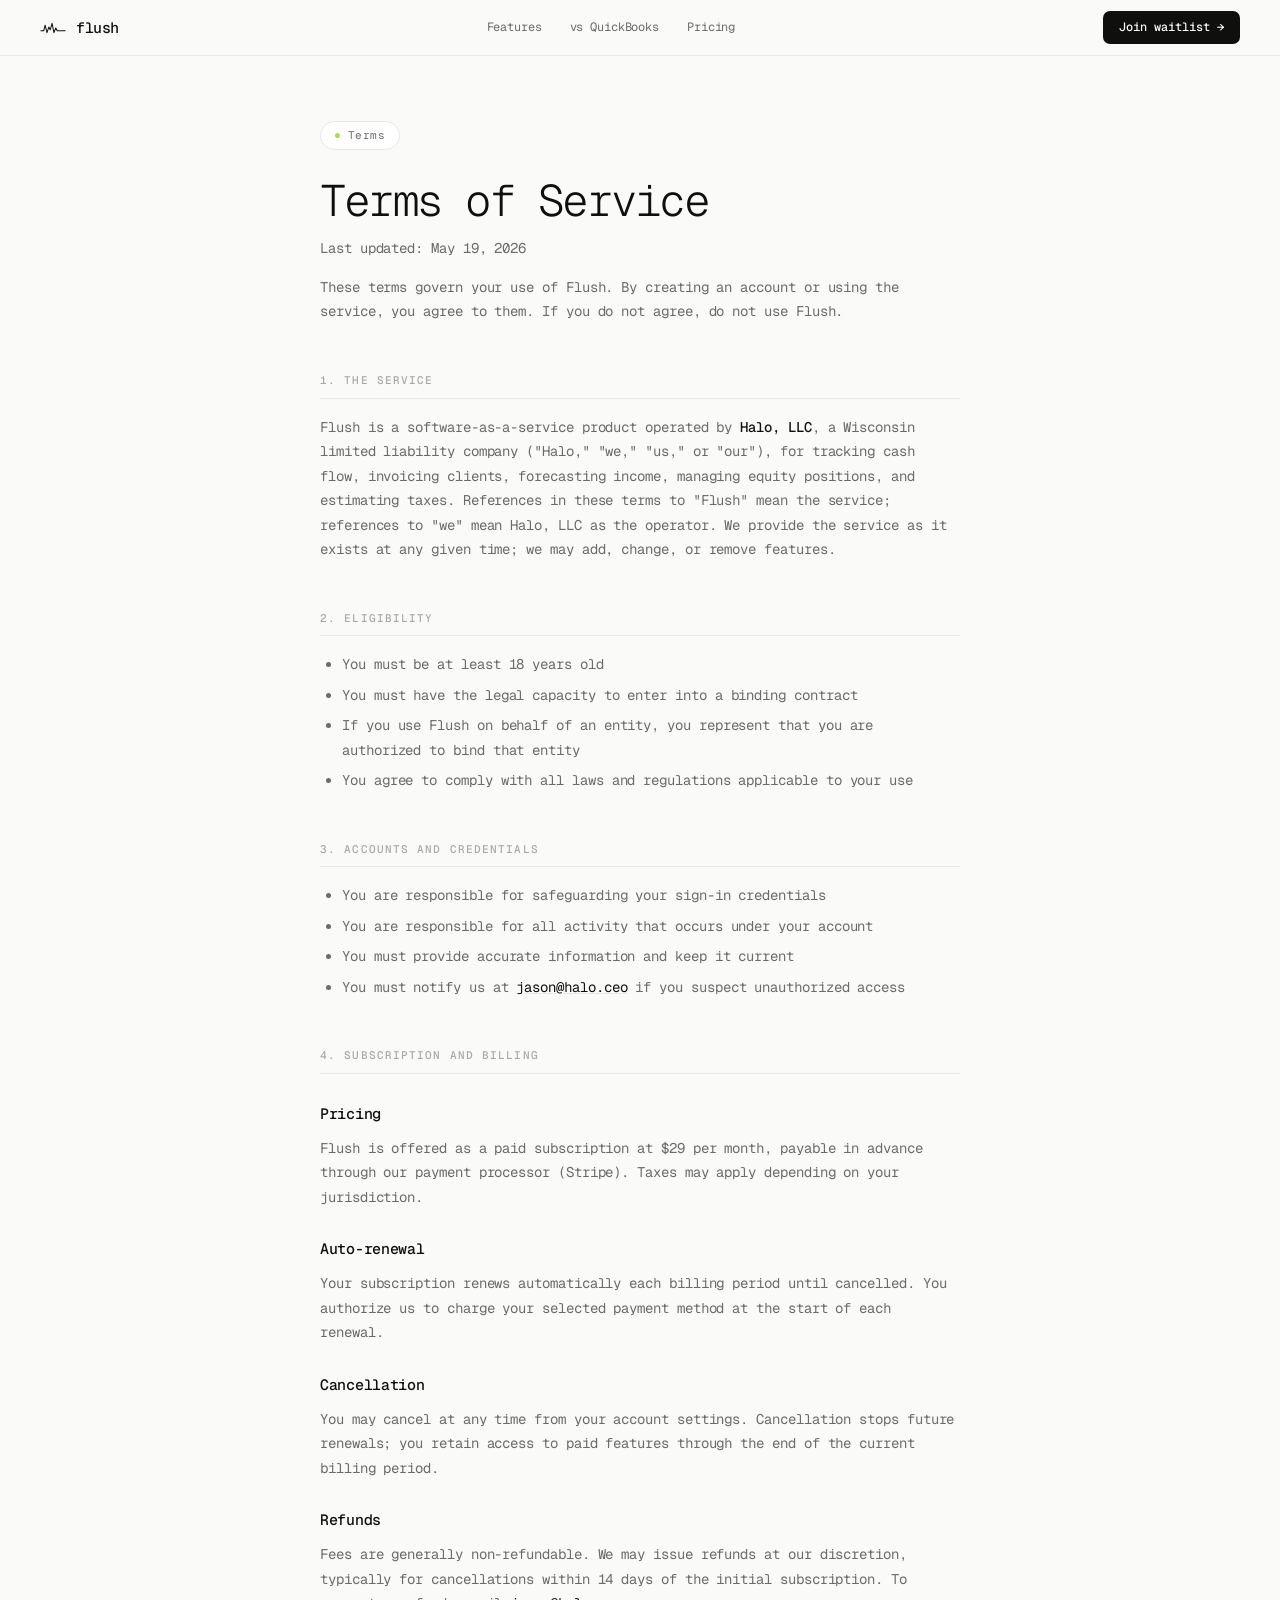
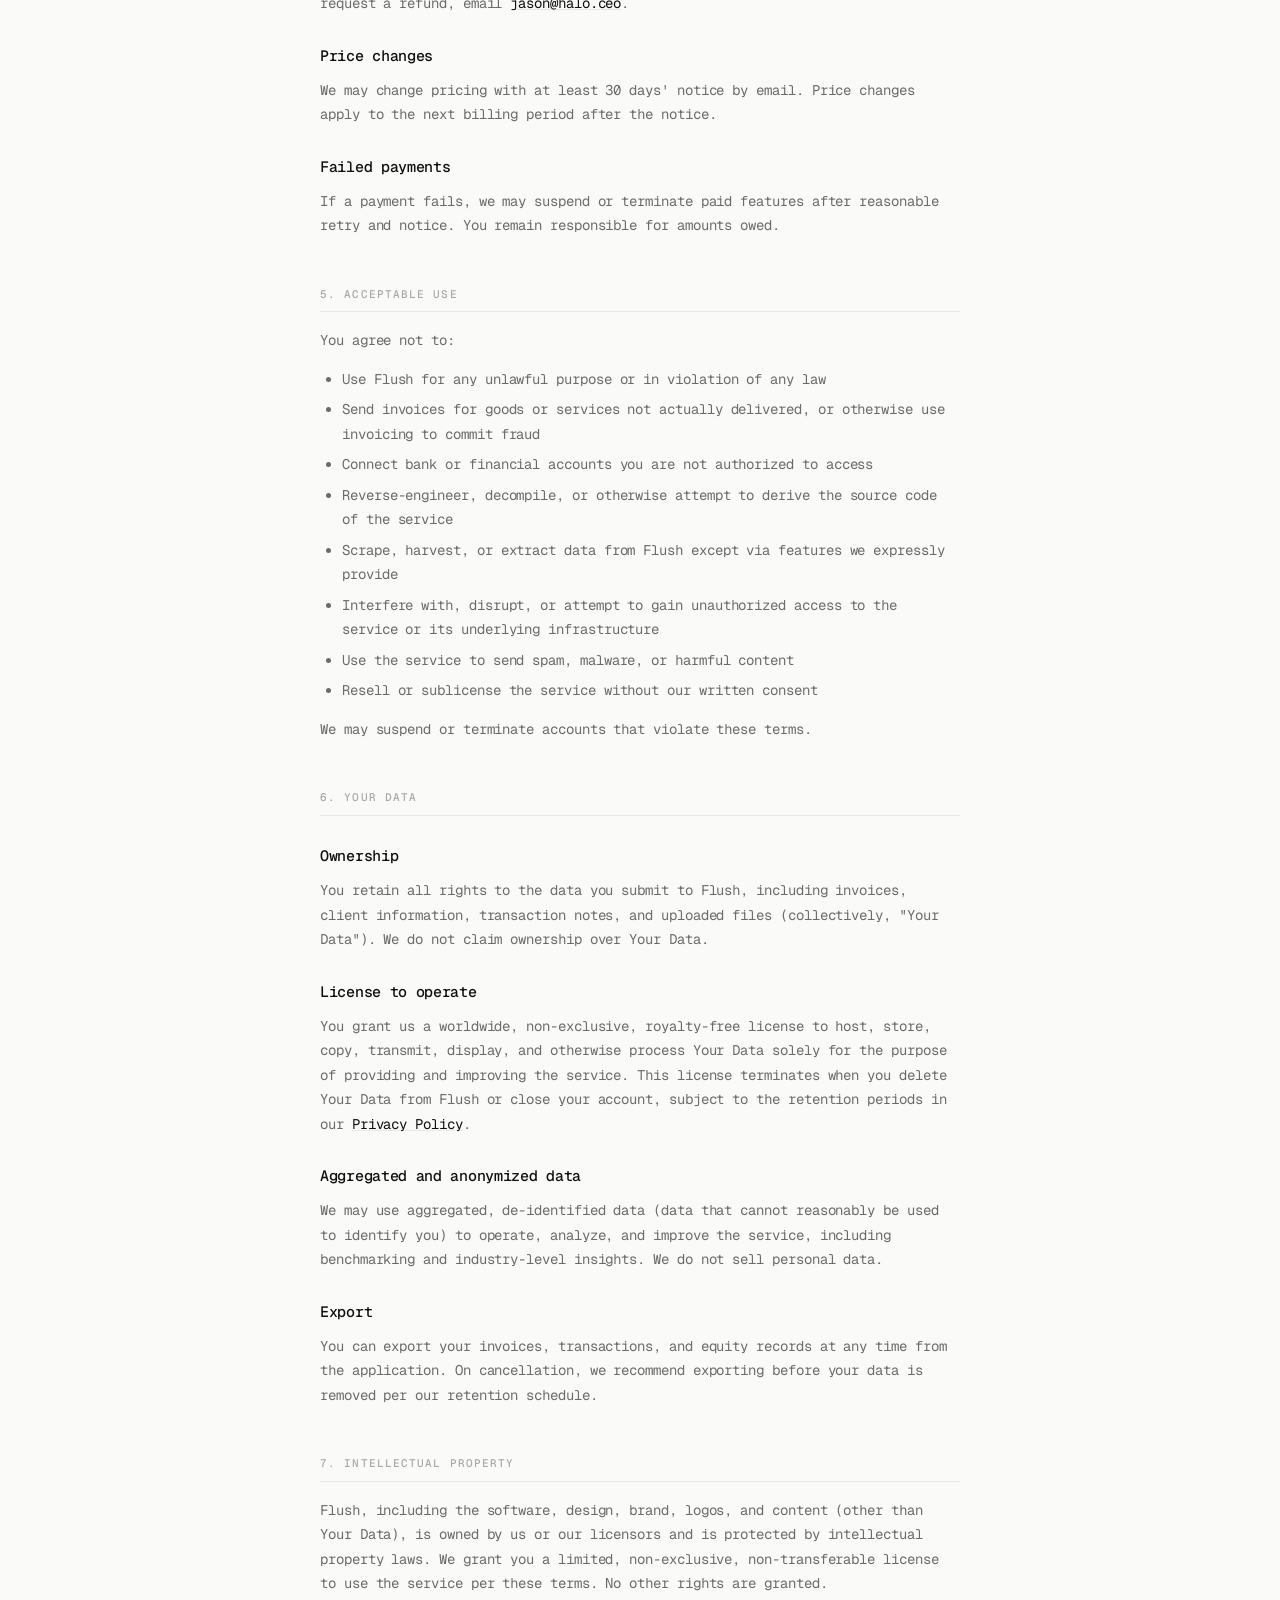
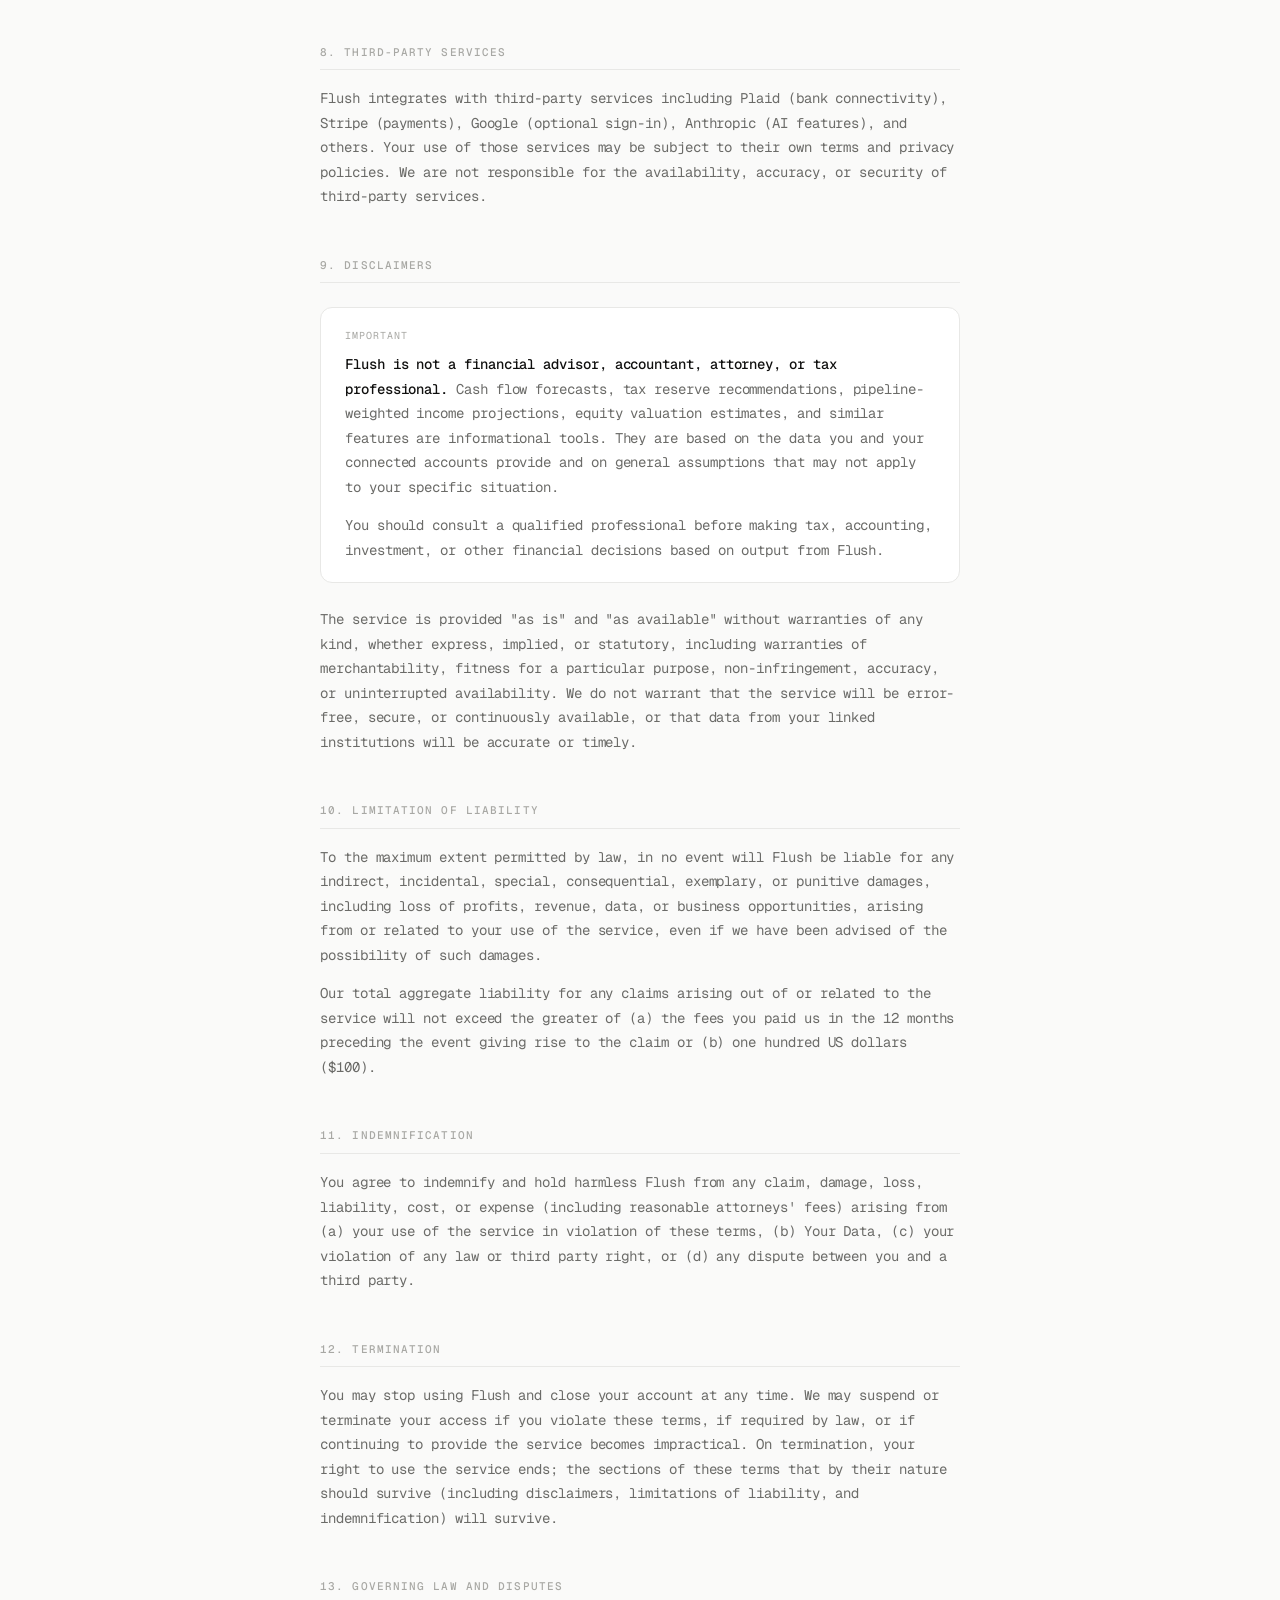
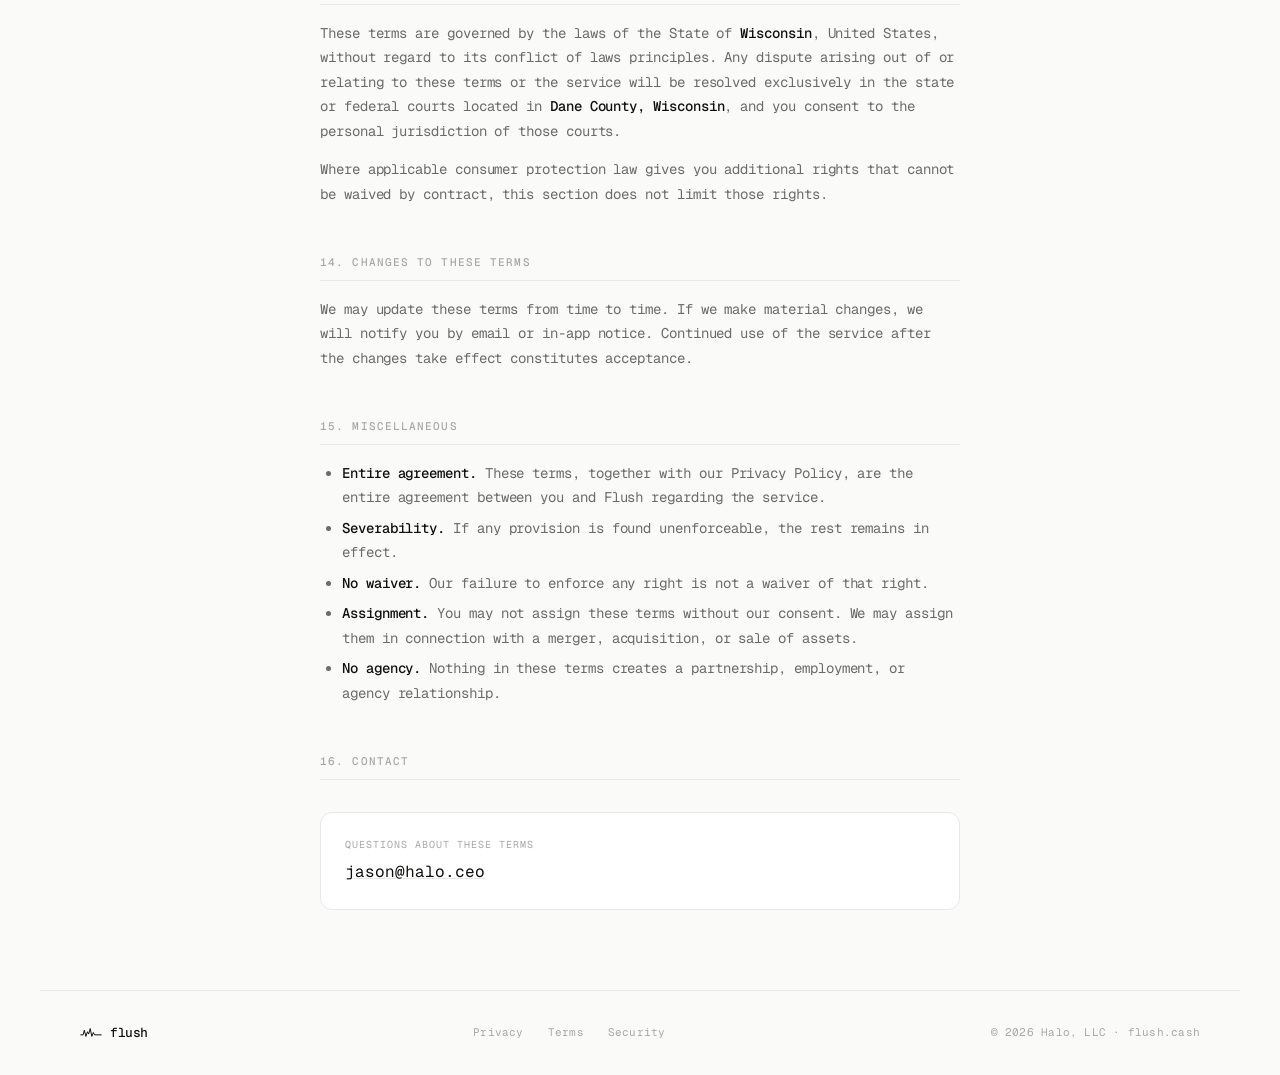
<file: terms.html>
<!DOCTYPE html>
<html lang="en">
<head>
<meta charset="UTF-8">
<meta name="viewport" content="width=device-width, initial-scale=1.0">
<title>Terms of Service — Flush</title>
<meta name="description" content="The terms that govern your use of Flush — the cash flow intelligence platform for founders and consultants.">
<meta property="og:title" content="Terms of Service — Flush">
<meta property="og:description" content="The terms that govern your use of Flush.">
<meta property="og:url" content="https://www.flush.cash/terms">
<meta property="og:type" content="website">
<link rel="preconnect" href="https://fonts.googleapis.com">
<link rel="stylesheet" href="/legal.css">
</head>
<body>

<nav>
  <a class="nav-logo" href="/">
    <svg width="26" height="18" viewBox="0 0 56 32" fill="none">
      <path d="M2 22 L8 22 L11 10 L15 26 L19 14 L22 20 L26 6 L30 26 L34 16 L37 22 L54 22" stroke="#0f0f0e" stroke-width="2.2" stroke-linecap="round" stroke-linejoin="round"/>
    </svg>
    <span class="nav-wordmark">flush</span>
  </a>
  <div class="nav-links">
    <a href="/#features" class="nav-link">Features</a>
    <a href="/#quickbooks" class="nav-link">vs QuickBooks</a>
    <a href="/#pricing" class="nav-link">Pricing</a>
  </div>
  <a href="/#waitlist" class="nav-cta">Join waitlist →</a>
</nav>

<main class="legal-shell">
  <div class="legal-eyebrow">
    <div class="legal-eyebrow-dot"></div>
    Terms
  </div>
  <h1 class="legal-title">Terms of Service</h1>
  <p class="legal-updated">Last updated: May 19, 2026</p>

  <p class="legal-intro">
    These terms govern your use of Flush. By creating an account or using the service, you
    agree to them. If you do not agree, do not use Flush.
  </p>

  <h2>1. The service</h2>
  <p>
    Flush is a software-as-a-service product operated by <strong>Halo, LLC</strong>, a
    Wisconsin limited liability company ("Halo," "we," "us," or "our"), for tracking cash
    flow, invoicing clients, forecasting income, managing equity positions, and estimating
    taxes. References in these terms to "Flush" mean the service; references to "we" mean
    Halo, LLC as the operator. We provide the service as it exists at any given time; we may
    add, change, or remove features.
  </p>

  <h2>2. Eligibility</h2>
  <ul>
    <li>You must be at least 18 years old</li>
    <li>You must have the legal capacity to enter into a binding contract</li>
    <li>If you use Flush on behalf of an entity, you represent that you are authorized to bind that entity</li>
    <li>You agree to comply with all laws and regulations applicable to your use</li>
  </ul>

  <h2>3. Accounts and credentials</h2>
  <ul>
    <li>You are responsible for safeguarding your sign-in credentials</li>
    <li>You are responsible for all activity that occurs under your account</li>
    <li>You must provide accurate information and keep it current</li>
    <li>You must notify us at <a href="mailto:jason@halo.ceo">jason@halo.ceo</a> if you suspect unauthorized access</li>
  </ul>

  <h2>4. Subscription and billing</h2>
  <h3>Pricing</h3>
  <p>
    Flush is offered as a paid subscription at $29 per month, payable in advance through our
    payment processor (Stripe). Taxes may apply depending on your jurisdiction.
  </p>

  <h3>Auto-renewal</h3>
  <p>
    Your subscription renews automatically each billing period until cancelled. You authorize
    us to charge your selected payment method at the start of each renewal.
  </p>

  <h3>Cancellation</h3>
  <p>
    You may cancel at any time from your account settings. Cancellation stops future renewals;
    you retain access to paid features through the end of the current billing period.
  </p>

  <h3>Refunds</h3>
  <p>
    Fees are generally non-refundable. We may issue refunds at our discretion, typically for
    cancellations within 14 days of the initial subscription. To request a refund, email
    <a href="mailto:jason@halo.ceo">jason@halo.ceo</a>.
  </p>

  <h3>Price changes</h3>
  <p>
    We may change pricing with at least 30 days' notice by email. Price changes apply to the
    next billing period after the notice.
  </p>

  <h3>Failed payments</h3>
  <p>
    If a payment fails, we may suspend or terminate paid features after reasonable retry and
    notice. You remain responsible for amounts owed.
  </p>

  <h2>5. Acceptable use</h2>
  <p>You agree not to:</p>
  <ul>
    <li>Use Flush for any unlawful purpose or in violation of any law</li>
    <li>Send invoices for goods or services not actually delivered, or otherwise use invoicing to commit fraud</li>
    <li>Connect bank or financial accounts you are not authorized to access</li>
    <li>Reverse-engineer, decompile, or otherwise attempt to derive the source code of the service</li>
    <li>Scrape, harvest, or extract data from Flush except via features we expressly provide</li>
    <li>Interfere with, disrupt, or attempt to gain unauthorized access to the service or its underlying infrastructure</li>
    <li>Use the service to send spam, malware, or harmful content</li>
    <li>Resell or sublicense the service without our written consent</li>
  </ul>
  <p>
    We may suspend or terminate accounts that violate these terms.
  </p>

  <h2>6. Your data</h2>
  <h3>Ownership</h3>
  <p>
    You retain all rights to the data you submit to Flush, including invoices, client
    information, transaction notes, and uploaded files (collectively, "Your Data"). We do not
    claim ownership over Your Data.
  </p>

  <h3>License to operate</h3>
  <p>
    You grant us a worldwide, non-exclusive, royalty-free license to host, store, copy,
    transmit, display, and otherwise process Your Data solely for the purpose of providing and
    improving the service. This license terminates when you delete Your Data from Flush or
    close your account, subject to the retention periods in our
    <a href="/privacy">Privacy Policy</a>.
  </p>

  <h3>Aggregated and anonymized data</h3>
  <p>
    We may use aggregated, de-identified data (data that cannot reasonably be used to identify
    you) to operate, analyze, and improve the service, including benchmarking and
    industry-level insights. We do not sell personal data.
  </p>

  <h3>Export</h3>
  <p>
    You can export your invoices, transactions, and equity records at any time from the
    application. On cancellation, we recommend exporting before your data is removed per our
    retention schedule.
  </p>

  <h2>7. Intellectual property</h2>
  <p>
    Flush, including the software, design, brand, logos, and content (other than Your Data),
    is owned by us or our licensors and is protected by intellectual property laws. We grant
    you a limited, non-exclusive, non-transferable license to use the service per these terms.
    No other rights are granted.
  </p>

  <h2>8. Third-party services</h2>
  <p>
    Flush integrates with third-party services including Plaid (bank connectivity), Stripe
    (payments), Google (optional sign-in), Anthropic (AI features), and others. Your use of
    those services may be subject to their own terms and privacy policies. We are not
    responsible for the availability, accuracy, or security of third-party services.
  </p>

  <h2>9. Disclaimers</h2>
  <div class="legal-callout">
    <div class="legal-callout-label">Important</div>
    <p>
      <strong>Flush is not a financial advisor, accountant, attorney, or tax professional.</strong>
      Cash flow forecasts, tax reserve recommendations, pipeline-weighted income projections,
      equity valuation estimates, and similar features are informational tools. They are based
      on the data you and your connected accounts provide and on general assumptions that may
      not apply to your specific situation.
    </p>
    <p>
      You should consult a qualified professional before making tax, accounting, investment,
      or other financial decisions based on output from Flush.
    </p>
  </div>

  <p>
    The service is provided "as is" and "as available" without warranties of any kind, whether
    express, implied, or statutory, including warranties of merchantability, fitness for a
    particular purpose, non-infringement, accuracy, or uninterrupted availability. We do not
    warrant that the service will be error-free, secure, or continuously available, or that
    data from your linked institutions will be accurate or timely.
  </p>

  <h2>10. Limitation of liability</h2>
  <p>
    To the maximum extent permitted by law, in no event will Flush be liable for any indirect,
    incidental, special, consequential, exemplary, or punitive damages, including loss of
    profits, revenue, data, or business opportunities, arising from or related to your use of
    the service, even if we have been advised of the possibility of such damages.
  </p>
  <p>
    Our total aggregate liability for any claims arising out of or related to the service
    will not exceed the greater of (a) the fees you paid us in the 12 months preceding the
    event giving rise to the claim or (b) one hundred US dollars ($100).
  </p>

  <h2>11. Indemnification</h2>
  <p>
    You agree to indemnify and hold harmless Flush from any claim, damage, loss, liability,
    cost, or expense (including reasonable attorneys' fees) arising from (a) your use of the
    service in violation of these terms, (b) Your Data, (c) your violation of any law or third
    party right, or (d) any dispute between you and a third party.
  </p>

  <h2>12. Termination</h2>
  <p>
    You may stop using Flush and close your account at any time. We may suspend or terminate
    your access if you violate these terms, if required by law, or if continuing to provide
    the service becomes impractical. On termination, your right to use the service ends; the
    sections of these terms that by their nature should survive (including disclaimers,
    limitations of liability, and indemnification) will survive.
  </p>

  <h2>13. Governing law and disputes</h2>
  <p>
    These terms are governed by the laws of the State of <strong>Wisconsin</strong>, United
    States, without regard to its conflict of laws principles. Any dispute arising out of or
    relating to these terms or the service will be resolved exclusively in the state or
    federal courts located in <strong>Dane County, Wisconsin</strong>, and you consent to the
    personal jurisdiction of those courts.
  </p>
  <p>
    Where applicable consumer protection law gives you additional rights that cannot be waived
    by contract, this section does not limit those rights.
  </p>

  <h2>14. Changes to these terms</h2>
  <p>
    We may update these terms from time to time. If we make material changes, we will notify
    you by email or in-app notice. Continued use of the service after the changes take effect
    constitutes acceptance.
  </p>

  <h2>15. Miscellaneous</h2>
  <ul>
    <li><strong>Entire agreement.</strong> These terms, together with our Privacy Policy, are the entire agreement between you and Flush regarding the service.</li>
    <li><strong>Severability.</strong> If any provision is found unenforceable, the rest remains in effect.</li>
    <li><strong>No waiver.</strong> Our failure to enforce any right is not a waiver of that right.</li>
    <li><strong>Assignment.</strong> You may not assign these terms without our consent. We may assign them in connection with a merger, acquisition, or sale of assets.</li>
    <li><strong>No agency.</strong> Nothing in these terms creates a partnership, employment, or agency relationship.</li>
  </ul>

  <h2>16. Contact</h2>
  <div class="contact-card">
    <div class="label">Questions about these terms</div>
    <div class="email"><a href="mailto:jason@halo.ceo">jason@halo.ceo</a></div>
  </div>
</main>

<footer>
  <a class="footer-logo" href="/">
    <svg width="22" height="15" viewBox="0 0 56 32" fill="none">
      <path d="M2 22 L8 22 L11 10 L15 26 L19 14 L22 20 L26 6 L30 26 L34 16 L37 22 L54 22" stroke="#0f0f0e" stroke-width="2.5" stroke-linecap="round" stroke-linejoin="round"/>
    </svg>
    <span class="footer-wordmark">flush</span>
  </a>
  <div class="footer-links">
    <a href="/privacy" class="footer-link">Privacy</a>
    <a href="/terms" class="footer-link">Terms</a>
    <a href="/security" class="footer-link">Security</a>
  </div>
  <span class="footer-copy">© 2026 Halo, LLC · flush.cash</span>
</footer>

</body>
</html>
</file>
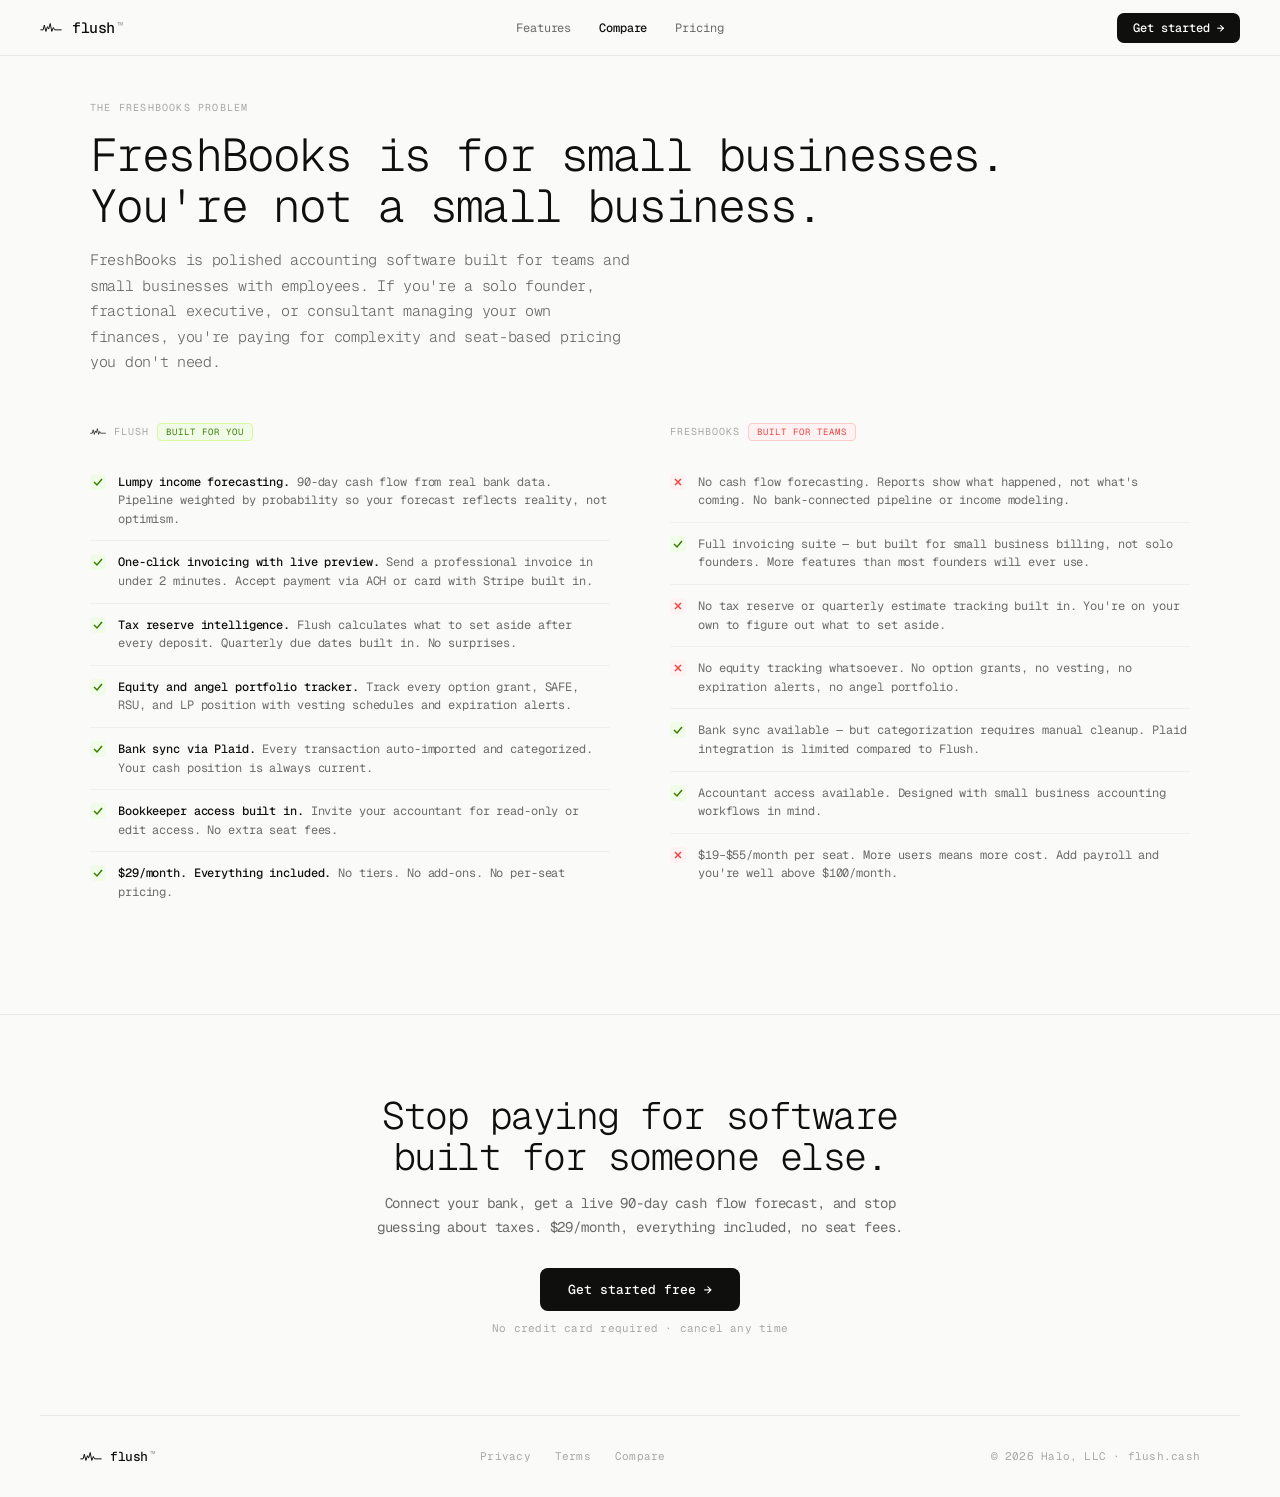
<file: compare/freshbooks.html>
<!DOCTYPE html>
<html lang="en">
<head>
<meta charset="UTF-8">
<meta name="viewport" content="width=device-width, initial-scale=1.0">
<title>Flush vs FreshBooks — FreshBooks is for small businesses. You're not a small business.</title>
<meta name="description" content="Flush vs FreshBooks: cash flow forecasting, tax intelligence, and equity tracking built for solo founders — not small businesses paying per seat.">
<meta property="og:title" content="Flush vs FreshBooks">
<meta property="og:description" content="FreshBooks is for small businesses. You're not a small business.">
<meta property="og:url" content="https://www.flush.cash/compare/freshbooks">
<meta property="og:type" content="website">
<link rel="icon" type="image/png" href="/favicon.png">
<link rel="stylesheet" href="/compare.css">
</head>
<body>

<nav>
  <a class="nav-logo" href="/">
    <svg width="22" height="15" viewBox="0 0 56 32" fill="none">
      <path d="M2 22 L8 22 L11 10 L15 26 L19 14 L22 20 L26 6 L30 26 L34 16 L37 22 L54 22" stroke="#0f0f0e" stroke-width="2.5" stroke-linecap="round" stroke-linejoin="round"/>
    </svg>
    <span class="nav-wordmark">flush<sup style="font-size:0.65em;font-weight:400;letter-spacing:0;color:var(--text-tertiary);margin-left:2px;line-height:1;position:relative;top:2px;">™</sup></span>
  </a>
  <div class="nav-links">
    <a href="/#features" class="nav-link">Features</a>
    <a href="/compare" class="nav-link active">Compare</a>
    <a href="/#pricing" class="nav-link">Pricing</a>
  </div>
  <a href="https://app.flush.cash" class="nav-cta">Get started →</a>
</nav>

<div class="qb-section" style="padding-top:100px">
  <div class="qb-inner">
    <div class="section-eyebrow reveal">The FreshBooks problem</div>
    <h2 class="section-headline reveal">FreshBooks is for small businesses.<br>You're not a small business.</h2>
    <p class="section-body reveal" style="margin-bottom:0;">FreshBooks is polished accounting software built for teams and small businesses with employees. If you're a solo founder, fractional executive, or consultant managing your own finances, you're paying for complexity and seat-based pricing you don't need.</p>

    <div class="qb-grid reveal">
      <!-- Flush column -->
      <div>
        <div class="qb-col-label">
          <svg width="16" height="11" viewBox="0 0 56 32" fill="none"><path d="M2 22 L8 22 L11 10 L15 26 L19 14 L22 20 L26 6 L30 26 L34 16 L37 22 L54 22" stroke="#0f0f0e" stroke-width="2.5" stroke-linecap="round" stroke-linejoin="round"/></svg>
          flush
          <span class="pill tag-green" style="background:var(--accent-muted);color:#3a7d00;border:1px solid #d9f99d">Built for you</span>
        </div>
        <div class="qb-row"><div class="qb-check yes"><svg width="10" height="10" viewBox="0 0 10 10" fill="none" stroke="#3a7d00" stroke-width="1.5"><polyline points="1,5 4,8 9,2"/></svg></div><div class="qb-text"><strong>Lumpy income forecasting.</strong> 90-day cash flow from real bank data. Pipeline weighted by probability so your forecast reflects reality, not optimism.</div></div>
        <div class="qb-row"><div class="qb-check yes"><svg width="10" height="10" viewBox="0 0 10 10" fill="none" stroke="#3a7d00" stroke-width="1.5"><polyline points="1,5 4,8 9,2"/></svg></div><div class="qb-text"><strong>One-click invoicing with live preview.</strong> Send a professional invoice in under 2 minutes. Accept payment via ACH or card with Stripe built in.</div></div>
        <div class="qb-row"><div class="qb-check yes"><svg width="10" height="10" viewBox="0 0 10 10" fill="none" stroke="#3a7d00" stroke-width="1.5"><polyline points="1,5 4,8 9,2"/></svg></div><div class="qb-text"><strong>Tax reserve intelligence.</strong> Flush calculates what to set aside after every deposit. Quarterly due dates built in. No surprises.</div></div>
        <div class="qb-row"><div class="qb-check yes"><svg width="10" height="10" viewBox="0 0 10 10" fill="none" stroke="#3a7d00" stroke-width="1.5"><polyline points="1,5 4,8 9,2"/></svg></div><div class="qb-text"><strong>Equity and angel portfolio tracker.</strong> Track every option grant, SAFE, RSU, and LP position with vesting schedules and expiration alerts.</div></div>
        <div class="qb-row"><div class="qb-check yes"><svg width="10" height="10" viewBox="0 0 10 10" fill="none" stroke="#3a7d00" stroke-width="1.5"><polyline points="1,5 4,8 9,2"/></svg></div><div class="qb-text"><strong>Bank sync via Plaid.</strong> Every transaction auto-imported and categorized. Your cash position is always current.</div></div>
        <div class="qb-row"><div class="qb-check yes"><svg width="10" height="10" viewBox="0 0 10 10" fill="none" stroke="#3a7d00" stroke-width="1.5"><polyline points="1,5 4,8 9,2"/></svg></div><div class="qb-text"><strong>Bookkeeper access built in.</strong> Invite your accountant for read-only or edit access. No extra seat fees.</div></div>
        <div class="qb-row"><div class="qb-check yes"><svg width="10" height="10" viewBox="0 0 10 10" fill="none" stroke="#3a7d00" stroke-width="1.5"><polyline points="1,5 4,8 9,2"/></svg></div><div class="qb-text"><strong>$29/month. Everything included.</strong> No tiers. No add-ons. No per-seat pricing.</div></div>
      </div>

      <!-- FreshBooks column -->
      <div>
        <div class="qb-col-label">
          FreshBooks
          <span class="pill" style="background:var(--red-muted);color:var(--red);border:1px solid #fecaca;padding:2px 8px;border-radius:4px;font-size:9px">Built for teams</span>
        </div>
        <div class="qb-row"><div class="qb-check no"><svg width="10" height="10" viewBox="0 0 10 10" fill="none" stroke="var(--red)" stroke-width="1.5"><line x1="2" y1="2" x2="8" y2="8"/><line x1="8" y1="2" x2="2" y2="8"/></svg></div><div class="qb-text">No cash flow forecasting. Reports show what happened, not what's coming. No bank-connected pipeline or income modeling.</div></div>
        <div class="qb-row"><div class="qb-check yes"><svg width="10" height="10" viewBox="0 0 10 10" fill="none" stroke="#3a7d00" stroke-width="1.5"><polyline points="1,5 4,8 9,2"/></svg></div><div class="qb-text">Full invoicing suite — but built for small business billing, not solo founders. More features than most founders will ever use.</div></div>
        <div class="qb-row"><div class="qb-check no"><svg width="10" height="10" viewBox="0 0 10 10" fill="none" stroke="var(--red)" stroke-width="1.5"><line x1="2" y1="2" x2="8" y2="8"/><line x1="8" y1="2" x2="2" y2="8"/></svg></div><div class="qb-text">No tax reserve or quarterly estimate tracking built in. You're on your own to figure out what to set aside.</div></div>
        <div class="qb-row"><div class="qb-check no"><svg width="10" height="10" viewBox="0 0 10 10" fill="none" stroke="var(--red)" stroke-width="1.5"><line x1="2" y1="2" x2="8" y2="8"/><line x1="8" y1="2" x2="2" y2="8"/></svg></div><div class="qb-text">No equity tracking whatsoever. No option grants, no vesting, no expiration alerts, no angel portfolio.</div></div>
        <div class="qb-row"><div class="qb-check yes"><svg width="10" height="10" viewBox="0 0 10 10" fill="none" stroke="#3a7d00" stroke-width="1.5"><polyline points="1,5 4,8 9,2"/></svg></div><div class="qb-text">Bank sync available — but categorization requires manual cleanup. Plaid integration is limited compared to Flush.</div></div>
        <div class="qb-row"><div class="qb-check yes"><svg width="10" height="10" viewBox="0 0 10 10" fill="none" stroke="#3a7d00" stroke-width="1.5"><polyline points="1,5 4,8 9,2"/></svg></div><div class="qb-text">Accountant access available. Designed with small business accounting workflows in mind.</div></div>
        <div class="qb-row"><div class="qb-check no"><svg width="10" height="10" viewBox="0 0 10 10" fill="none" stroke="var(--red)" stroke-width="1.5"><line x1="2" y1="2" x2="8" y2="8"/><line x1="8" y1="2" x2="2" y2="8"/></svg></div><div class="qb-text">$19–$55/month per seat. More users means more cost. Add payroll and you're well above $100/month.</div></div>
      </div>
    </div>
  </div>
</div>

<div class="cmp-cta-section">
  <div class="cmp-cta-inner">
    <h2 class="cmp-cta-headline">Stop paying for software<br>built for someone else.</h2>
    <p class="cmp-cta-sub">Connect your bank, get a live 90-day cash flow forecast, and stop guessing about taxes. $29/month, everything included, no seat fees.</p>
    <a href="https://app.flush.cash" class="cmp-cta-btn">Get started free →</a>
    <p class="cmp-cta-note">No credit card required · cancel any time</p>
  </div>
</div>

<footer>
  <a class="footer-logo" href="/">
    <svg width="22" height="15" viewBox="0 0 56 32" fill="none">
      <path d="M2 22 L8 22 L11 10 L15 26 L19 14 L22 20 L26 6 L30 26 L34 16 L37 22 L54 22" stroke="#0f0f0e" stroke-width="2.5" stroke-linecap="round" stroke-linejoin="round"/>
    </svg>
    <span class="footer-wordmark">flush<sup style="font-size:0.65em;font-weight:400;letter-spacing:0;color:var(--text-tertiary);margin-left:2px;line-height:1;position:relative;top:2px;">™</sup></span>
  </a>
  <div class="footer-links">
    <a href="/privacy" class="footer-link">Privacy</a>
    <a href="/terms" class="footer-link">Terms</a>
    <a href="/compare" class="footer-link">Compare</a>
  </div>
  <span class="footer-copy">© 2026 Halo, LLC · flush.cash</span>
</footer>

<script>
const observer = new IntersectionObserver(entries => {
  entries.forEach(e => { if (e.isIntersecting) e.target.classList.add('visible'); });
}, { threshold: 0.08 });
document.querySelectorAll('.reveal').forEach(el => observer.observe(el));
</script>
</body>
</html>
</file>
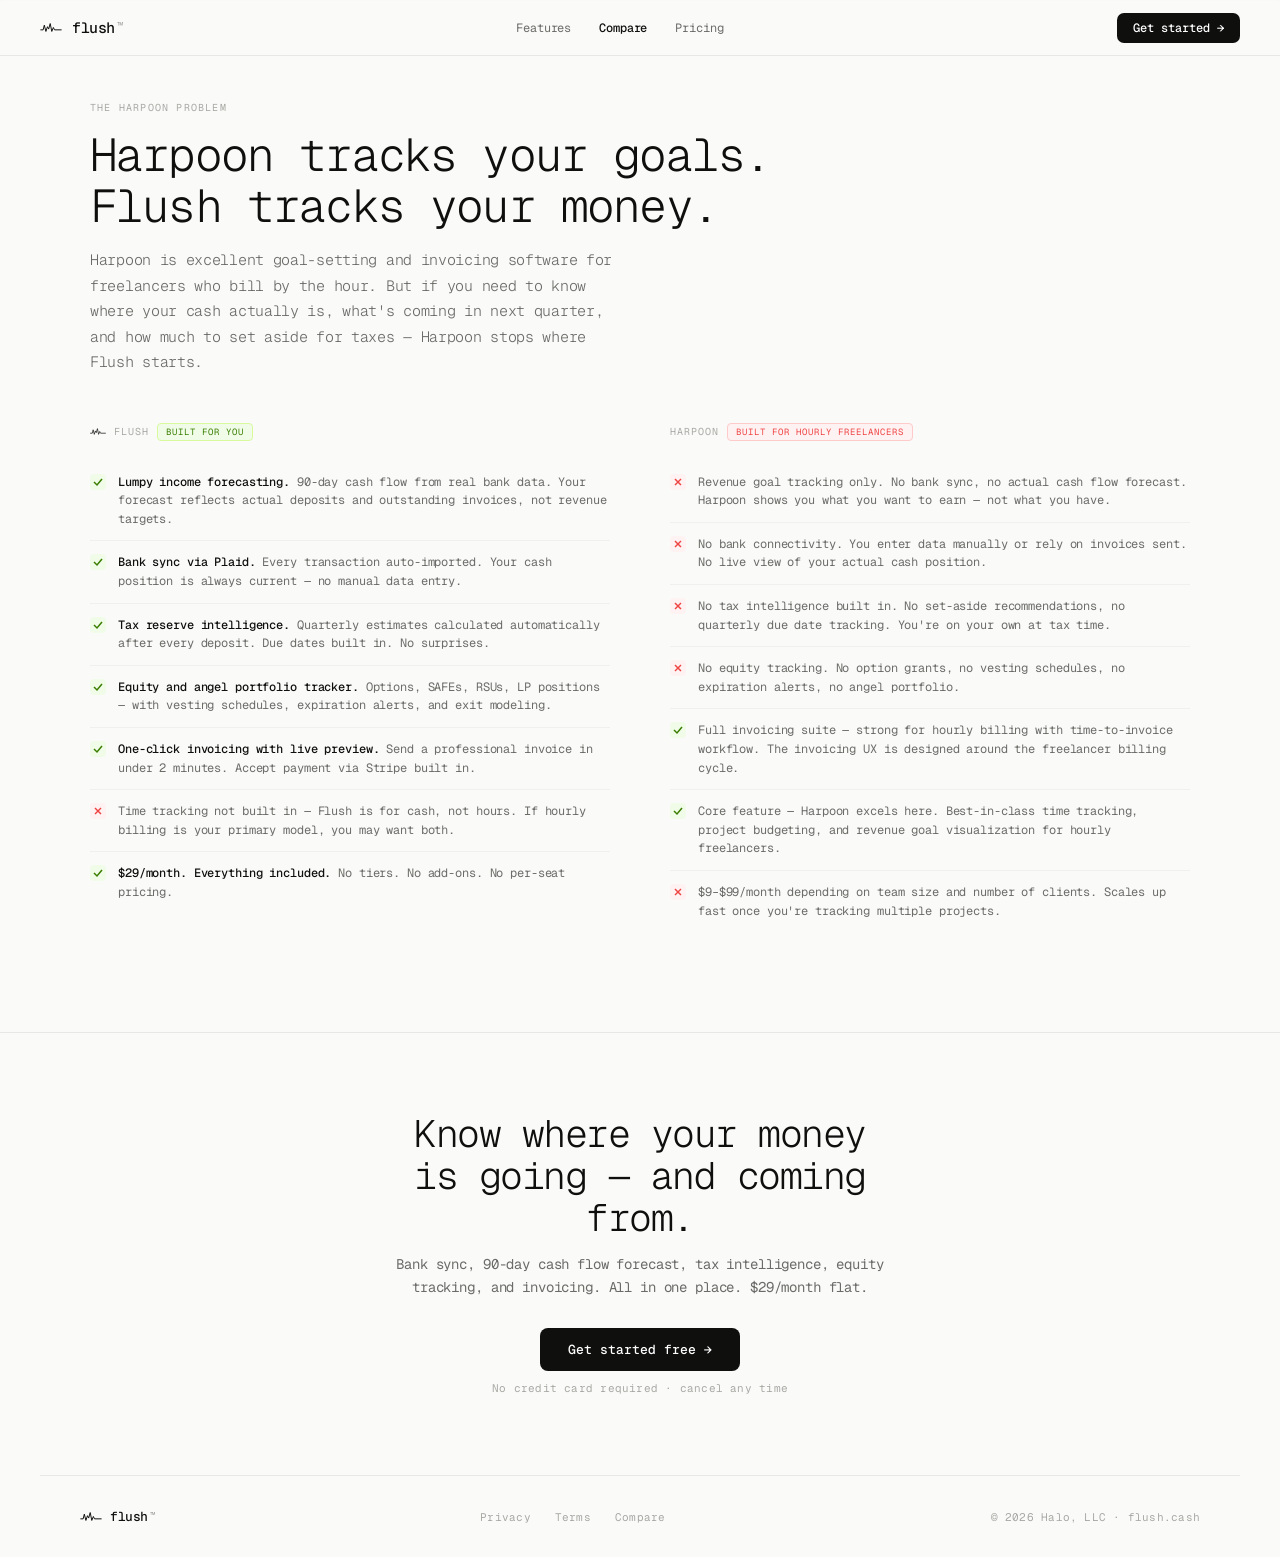
<file: compare/harpoon.html>
<!DOCTYPE html>
<html lang="en">
<head>
<meta charset="UTF-8">
<meta name="viewport" content="width=device-width, initial-scale=1.0">
<title>Flush vs Harpoon — Harpoon tracks your goals. Flush tracks your money.</title>
<meta name="description" content="Flush vs Harpoon: bank sync, cash flow forecasting, and tax intelligence for solo founders vs revenue goal tracking for hourly freelancers. See the full comparison.">
<meta property="og:title" content="Flush vs Harpoon">
<meta property="og:description" content="Harpoon tracks your goals. Flush tracks your money.">
<meta property="og:url" content="https://www.flush.cash/compare/harpoon">
<meta property="og:type" content="website">
<link rel="icon" type="image/png" href="/favicon.png">
<link rel="stylesheet" href="/compare.css">
</head>
<body>

<nav>
  <a class="nav-logo" href="/">
    <svg width="22" height="15" viewBox="0 0 56 32" fill="none">
      <path d="M2 22 L8 22 L11 10 L15 26 L19 14 L22 20 L26 6 L30 26 L34 16 L37 22 L54 22" stroke="#0f0f0e" stroke-width="2.5" stroke-linecap="round" stroke-linejoin="round"/>
    </svg>
    <span class="nav-wordmark">flush<sup style="font-size:0.65em;font-weight:400;letter-spacing:0;color:var(--text-tertiary);margin-left:2px;line-height:1;position:relative;top:2px;">™</sup></span>
  </a>
  <div class="nav-links">
    <a href="/#features" class="nav-link">Features</a>
    <a href="/compare" class="nav-link active">Compare</a>
    <a href="/#pricing" class="nav-link">Pricing</a>
  </div>
  <a href="https://app.flush.cash" class="nav-cta">Get started →</a>
</nav>

<div class="qb-section" style="padding-top:100px">
  <div class="qb-inner">
    <div class="section-eyebrow reveal">The Harpoon problem</div>
    <h2 class="section-headline reveal">Harpoon tracks your goals.<br>Flush tracks your money.</h2>
    <p class="section-body reveal" style="margin-bottom:0;">Harpoon is excellent goal-setting and invoicing software for freelancers who bill by the hour. But if you need to know where your cash actually is, what's coming in next quarter, and how much to set aside for taxes — Harpoon stops where Flush starts.</p>

    <div class="qb-grid reveal">
      <!-- Flush column -->
      <div>
        <div class="qb-col-label">
          <svg width="16" height="11" viewBox="0 0 56 32" fill="none"><path d="M2 22 L8 22 L11 10 L15 26 L19 14 L22 20 L26 6 L30 26 L34 16 L37 22 L54 22" stroke="#0f0f0e" stroke-width="2.5" stroke-linecap="round" stroke-linejoin="round"/></svg>
          flush
          <span class="pill tag-green" style="background:var(--accent-muted);color:#3a7d00;border:1px solid #d9f99d">Built for you</span>
        </div>
        <div class="qb-row"><div class="qb-check yes"><svg width="10" height="10" viewBox="0 0 10 10" fill="none" stroke="#3a7d00" stroke-width="1.5"><polyline points="1,5 4,8 9,2"/></svg></div><div class="qb-text"><strong>Lumpy income forecasting.</strong> 90-day cash flow from real bank data. Your forecast reflects actual deposits and outstanding invoices, not revenue targets.</div></div>
        <div class="qb-row"><div class="qb-check yes"><svg width="10" height="10" viewBox="0 0 10 10" fill="none" stroke="#3a7d00" stroke-width="1.5"><polyline points="1,5 4,8 9,2"/></svg></div><div class="qb-text"><strong>Bank sync via Plaid.</strong> Every transaction auto-imported. Your cash position is always current — no manual data entry.</div></div>
        <div class="qb-row"><div class="qb-check yes"><svg width="10" height="10" viewBox="0 0 10 10" fill="none" stroke="#3a7d00" stroke-width="1.5"><polyline points="1,5 4,8 9,2"/></svg></div><div class="qb-text"><strong>Tax reserve intelligence.</strong> Quarterly estimates calculated automatically after every deposit. Due dates built in. No surprises.</div></div>
        <div class="qb-row"><div class="qb-check yes"><svg width="10" height="10" viewBox="0 0 10 10" fill="none" stroke="#3a7d00" stroke-width="1.5"><polyline points="1,5 4,8 9,2"/></svg></div><div class="qb-text"><strong>Equity and angel portfolio tracker.</strong> Options, SAFEs, RSUs, LP positions — with vesting schedules, expiration alerts, and exit modeling.</div></div>
        <div class="qb-row"><div class="qb-check yes"><svg width="10" height="10" viewBox="0 0 10 10" fill="none" stroke="#3a7d00" stroke-width="1.5"><polyline points="1,5 4,8 9,2"/></svg></div><div class="qb-text"><strong>One-click invoicing with live preview.</strong> Send a professional invoice in under 2 minutes. Accept payment via Stripe built in.</div></div>
        <div class="qb-row"><div class="qb-check no"><svg width="10" height="10" viewBox="0 0 10 10" fill="none" stroke="var(--red)" stroke-width="1.5"><line x1="2" y1="2" x2="8" y2="8"/><line x1="8" y1="2" x2="2" y2="8"/></svg></div><div class="qb-text">Time tracking not built in — Flush is for cash, not hours. If hourly billing is your primary model, you may want both.</div></div>
        <div class="qb-row"><div class="qb-check yes"><svg width="10" height="10" viewBox="0 0 10 10" fill="none" stroke="#3a7d00" stroke-width="1.5"><polyline points="1,5 4,8 9,2"/></svg></div><div class="qb-text"><strong>$29/month. Everything included.</strong> No tiers. No add-ons. No per-seat pricing.</div></div>
      </div>

      <!-- Harpoon column -->
      <div>
        <div class="qb-col-label">
          Harpoon
          <span class="pill" style="background:var(--red-muted);color:var(--red);border:1px solid #fecaca;padding:2px 8px;border-radius:4px;font-size:9px">Built for hourly freelancers</span>
        </div>
        <div class="qb-row"><div class="qb-check no"><svg width="10" height="10" viewBox="0 0 10 10" fill="none" stroke="var(--red)" stroke-width="1.5"><line x1="2" y1="2" x2="8" y2="8"/><line x1="8" y1="2" x2="2" y2="8"/></svg></div><div class="qb-text">Revenue goal tracking only. No bank sync, no actual cash flow forecast. Harpoon shows you what you want to earn — not what you have.</div></div>
        <div class="qb-row"><div class="qb-check no"><svg width="10" height="10" viewBox="0 0 10 10" fill="none" stroke="var(--red)" stroke-width="1.5"><line x1="2" y1="2" x2="8" y2="8"/><line x1="8" y1="2" x2="2" y2="8"/></svg></div><div class="qb-text">No bank connectivity. You enter data manually or rely on invoices sent. No live view of your actual cash position.</div></div>
        <div class="qb-row"><div class="qb-check no"><svg width="10" height="10" viewBox="0 0 10 10" fill="none" stroke="var(--red)" stroke-width="1.5"><line x1="2" y1="2" x2="8" y2="8"/><line x1="8" y1="2" x2="2" y2="8"/></svg></div><div class="qb-text">No tax intelligence built in. No set-aside recommendations, no quarterly due date tracking. You're on your own at tax time.</div></div>
        <div class="qb-row"><div class="qb-check no"><svg width="10" height="10" viewBox="0 0 10 10" fill="none" stroke="var(--red)" stroke-width="1.5"><line x1="2" y1="2" x2="8" y2="8"/><line x1="8" y1="2" x2="2" y2="8"/></svg></div><div class="qb-text">No equity tracking. No option grants, no vesting schedules, no expiration alerts, no angel portfolio.</div></div>
        <div class="qb-row"><div class="qb-check yes"><svg width="10" height="10" viewBox="0 0 10 10" fill="none" stroke="#3a7d00" stroke-width="1.5"><polyline points="1,5 4,8 9,2"/></svg></div><div class="qb-text">Full invoicing suite — strong for hourly billing with time-to-invoice workflow. The invoicing UX is designed around the freelancer billing cycle.</div></div>
        <div class="qb-row"><div class="qb-check yes"><svg width="10" height="10" viewBox="0 0 10 10" fill="none" stroke="#3a7d00" stroke-width="1.5"><polyline points="1,5 4,8 9,2"/></svg></div><div class="qb-text">Core feature — Harpoon excels here. Best-in-class time tracking, project budgeting, and revenue goal visualization for hourly freelancers.</div></div>
        <div class="qb-row"><div class="qb-check no"><svg width="10" height="10" viewBox="0 0 10 10" fill="none" stroke="var(--red)" stroke-width="1.5"><line x1="2" y1="2" x2="8" y2="8"/><line x1="8" y1="2" x2="2" y2="8"/></svg></div><div class="qb-text">$9–$99/month depending on team size and number of clients. Scales up fast once you're tracking multiple projects.</div></div>
      </div>
    </div>
  </div>
</div>

<div class="cmp-cta-section">
  <div class="cmp-cta-inner">
    <h2 class="cmp-cta-headline">Know where your money<br>is going — and coming from.</h2>
    <p class="cmp-cta-sub">Bank sync, 90-day cash flow forecast, tax intelligence, equity tracking, and invoicing. All in one place. $29/month flat.</p>
    <a href="https://app.flush.cash" class="cmp-cta-btn">Get started free →</a>
    <p class="cmp-cta-note">No credit card required · cancel any time</p>
  </div>
</div>

<footer>
  <a class="footer-logo" href="/">
    <svg width="22" height="15" viewBox="0 0 56 32" fill="none">
      <path d="M2 22 L8 22 L11 10 L15 26 L19 14 L22 20 L26 6 L30 26 L34 16 L37 22 L54 22" stroke="#0f0f0e" stroke-width="2.5" stroke-linecap="round" stroke-linejoin="round"/>
    </svg>
    <span class="footer-wordmark">flush<sup style="font-size:0.65em;font-weight:400;letter-spacing:0;color:var(--text-tertiary);margin-left:2px;line-height:1;position:relative;top:2px;">™</sup></span>
  </a>
  <div class="footer-links">
    <a href="/privacy" class="footer-link">Privacy</a>
    <a href="/terms" class="footer-link">Terms</a>
    <a href="/compare" class="footer-link">Compare</a>
  </div>
  <span class="footer-copy">© 2026 Halo, LLC · flush.cash</span>
</footer>

<script>
const observer = new IntersectionObserver(entries => {
  entries.forEach(e => { if (e.isIntersecting) e.target.classList.add('visible'); });
}, { threshold: 0.08 });
document.querySelectorAll('.reveal').forEach(el => observer.observe(el));
</script>
</body>
</html>
</file>
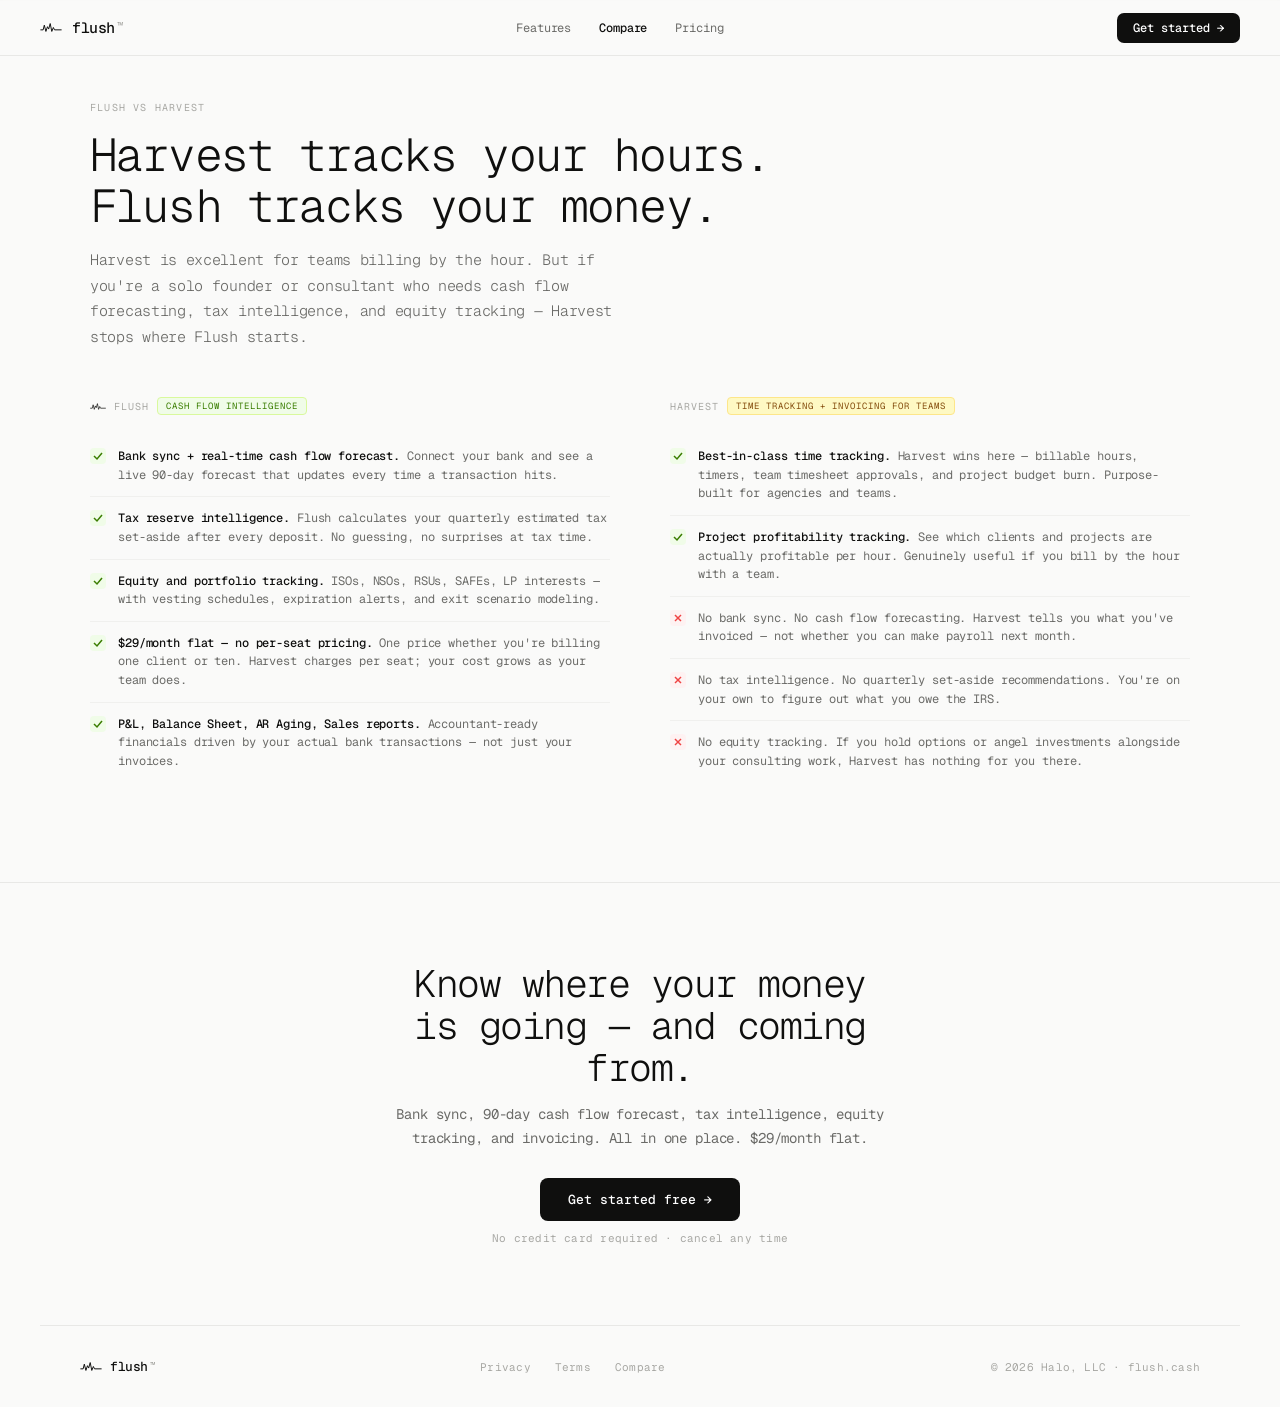
<file: compare/harvest.html>
<!DOCTYPE html>
<html lang="en">
<head>
<meta charset="UTF-8">
<meta name="viewport" content="width=device-width, initial-scale=1.0">
<title>Flush vs Harvest — Harvest tracks your hours. Flush tracks your money.</title>
<meta name="description" content="Flush vs Harvest: bank sync, cash flow forecasting, and tax intelligence for solo founders vs time tracking and project budgets for agencies. See the full comparison.">
<meta property="og:title" content="Flush vs Harvest">
<meta property="og:description" content="Harvest tracks your hours. Flush tracks your money.">
<meta property="og:url" content="https://www.flush.cash/compare/harvest">
<meta property="og:type" content="website">
<link rel="icon" type="image/png" href="/favicon.png">
<link rel="stylesheet" href="/compare.css">
</head>
<body>

<nav>
  <a class="nav-logo" href="/">
    <svg width="22" height="15" viewBox="0 0 56 32" fill="none">
      <path d="M2 22 L8 22 L11 10 L15 26 L19 14 L22 20 L26 6 L30 26 L34 16 L37 22 L54 22" stroke="#0f0f0e" stroke-width="2.5" stroke-linecap="round" stroke-linejoin="round"/>
    </svg>
    <span class="nav-wordmark">flush<sup style="font-size:0.65em;font-weight:400;letter-spacing:0;color:var(--text-tertiary);margin-left:2px;line-height:1;position:relative;top:2px;">™</sup></span>
  </a>
  <div class="nav-links">
    <a href="/#features" class="nav-link">Features</a>
    <a href="/compare" class="nav-link active">Compare</a>
    <a href="/#pricing" class="nav-link">Pricing</a>
  </div>
  <a href="https://app.flush.cash" class="nav-cta">Get started →</a>
</nav>

<div class="qb-section" style="padding-top:100px">
  <div class="qb-inner">
    <div class="section-eyebrow reveal">Flush vs Harvest</div>
    <h2 class="section-headline reveal">Harvest tracks your hours.<br>Flush tracks your money.</h2>
    <p class="section-body reveal" style="margin-bottom:0;">Harvest is excellent for teams billing by the hour. But if you're a solo founder or consultant who needs cash flow forecasting, tax intelligence, and equity tracking — Harvest stops where Flush starts.</p>

    <div class="qb-grid reveal">
      <!-- Flush column -->
      <div>
        <div class="qb-col-label">
          <svg width="16" height="11" viewBox="0 0 56 32" fill="none"><path d="M2 22 L8 22 L11 10 L15 26 L19 14 L22 20 L26 6 L30 26 L34 16 L37 22 L54 22" stroke="#0f0f0e" stroke-width="2.5" stroke-linecap="round" stroke-linejoin="round"/></svg>
          flush
          <span class="pill tag-green" style="background:var(--accent-muted);color:#3a7d00;border:1px solid #d9f99d">Cash flow intelligence</span>
        </div>
        <div class="qb-row"><div class="qb-check yes"><svg width="10" height="10" viewBox="0 0 10 10" fill="none" stroke="#3a7d00" stroke-width="1.5"><polyline points="1,5 4,8 9,2"/></svg></div><div class="qb-text"><strong>Bank sync + real-time cash flow forecast.</strong> Connect your bank and see a live 90-day forecast that updates every time a transaction hits.</div></div>
        <div class="qb-row"><div class="qb-check yes"><svg width="10" height="10" viewBox="0 0 10 10" fill="none" stroke="#3a7d00" stroke-width="1.5"><polyline points="1,5 4,8 9,2"/></svg></div><div class="qb-text"><strong>Tax reserve intelligence.</strong> Flush calculates your quarterly estimated tax set-aside after every deposit. No guessing, no surprises at tax time.</div></div>
        <div class="qb-row"><div class="qb-check yes"><svg width="10" height="10" viewBox="0 0 10 10" fill="none" stroke="#3a7d00" stroke-width="1.5"><polyline points="1,5 4,8 9,2"/></svg></div><div class="qb-text"><strong>Equity and portfolio tracking.</strong> ISOs, NSOs, RSUs, SAFEs, LP interests — with vesting schedules, expiration alerts, and exit scenario modeling.</div></div>
        <div class="qb-row"><div class="qb-check yes"><svg width="10" height="10" viewBox="0 0 10 10" fill="none" stroke="#3a7d00" stroke-width="1.5"><polyline points="1,5 4,8 9,2"/></svg></div><div class="qb-text"><strong>$29/month flat — no per-seat pricing.</strong> One price whether you're billing one client or ten. Harvest charges per seat; your cost grows as your team does.</div></div>
        <div class="qb-row"><div class="qb-check yes"><svg width="10" height="10" viewBox="0 0 10 10" fill="none" stroke="#3a7d00" stroke-width="1.5"><polyline points="1,5 4,8 9,2"/></svg></div><div class="qb-text"><strong>P&L, Balance Sheet, AR Aging, Sales reports.</strong> Accountant-ready financials driven by your actual bank transactions — not just your invoices.</div></div>
      </div>

      <!-- Harvest column -->
      <div>
        <div class="qb-col-label">
          Harvest
          <span class="pill" style="background:#fef9c3;color:#854d0e;border:1px solid #fde68a;padding:2px 8px;border-radius:4px;font-size:9px">Time tracking + invoicing for teams</span>
        </div>
        <div class="qb-row"><div class="qb-check yes"><svg width="10" height="10" viewBox="0 0 10 10" fill="none" stroke="#3a7d00" stroke-width="1.5"><polyline points="1,5 4,8 9,2"/></svg></div><div class="qb-text"><strong>Best-in-class time tracking.</strong> Harvest wins here — billable hours, timers, team timesheet approvals, and project budget burn. Purpose-built for agencies and teams.</div></div>
        <div class="qb-row"><div class="qb-check yes"><svg width="10" height="10" viewBox="0 0 10 10" fill="none" stroke="#3a7d00" stroke-width="1.5"><polyline points="1,5 4,8 9,2"/></svg></div><div class="qb-text"><strong>Project profitability tracking.</strong> See which clients and projects are actually profitable per hour. Genuinely useful if you bill by the hour with a team.</div></div>
        <div class="qb-row"><div class="qb-check no"><svg width="10" height="10" viewBox="0 0 10 10" fill="none" stroke="var(--red)" stroke-width="1.5"><line x1="2" y1="2" x2="8" y2="8"/><line x1="8" y1="2" x2="2" y2="8"/></svg></div><div class="qb-text">No bank sync. No cash flow forecasting. Harvest tells you what you've invoiced — not whether you can make payroll next month.</div></div>
        <div class="qb-row"><div class="qb-check no"><svg width="10" height="10" viewBox="0 0 10 10" fill="none" stroke="var(--red)" stroke-width="1.5"><line x1="2" y1="2" x2="8" y2="8"/><line x1="8" y1="2" x2="2" y2="8"/></svg></div><div class="qb-text">No tax intelligence. No quarterly set-aside recommendations. You're on your own to figure out what you owe the IRS.</div></div>
        <div class="qb-row"><div class="qb-check no"><svg width="10" height="10" viewBox="0 0 10 10" fill="none" stroke="var(--red)" stroke-width="1.5"><line x1="2" y1="2" x2="8" y2="8"/><line x1="8" y1="2" x2="2" y2="8"/></svg></div><div class="qb-text">No equity tracking. If you hold options or angel investments alongside your consulting work, Harvest has nothing for you there.</div></div>
      </div>
    </div>
  </div>
</div>

<div class="cmp-cta-section">
  <div class="cmp-cta-inner">
    <h2 class="cmp-cta-headline">Know where your money<br>is going — and coming from.</h2>
    <p class="cmp-cta-sub">Bank sync, 90-day cash flow forecast, tax intelligence, equity tracking, and invoicing. All in one place. $29/month flat.</p>
    <a href="https://app.flush.cash" class="cmp-cta-btn">Get started free →</a>
    <p class="cmp-cta-note">No credit card required · cancel any time</p>
  </div>
</div>

<footer>
  <a class="footer-logo" href="/">
    <svg width="22" height="15" viewBox="0 0 56 32" fill="none">
      <path d="M2 22 L8 22 L11 10 L15 26 L19 14 L22 20 L26 6 L30 26 L34 16 L37 22 L54 22" stroke="#0f0f0e" stroke-width="2.5" stroke-linecap="round" stroke-linejoin="round"/>
    </svg>
    <span class="footer-wordmark">flush<sup style="font-size:0.65em;font-weight:400;letter-spacing:0;color:var(--text-tertiary);margin-left:2px;line-height:1;position:relative;top:2px;">™</sup></span>
  </a>
  <div class="footer-links">
    <a href="/privacy" class="footer-link">Privacy</a>
    <a href="/terms" class="footer-link">Terms</a>
    <a href="/compare" class="footer-link">Compare</a>
  </div>
  <span class="footer-copy">© 2026 Halo, LLC · flush.cash</span>
</footer>

<script>
const observer = new IntersectionObserver(entries => {
  entries.forEach(e => { if (e.isIntersecting) e.target.classList.add('visible'); });
}, { threshold: 0.08 });
document.querySelectorAll('.reveal').forEach(el => observer.observe(el));
</script>
</body>
</html>
</file>
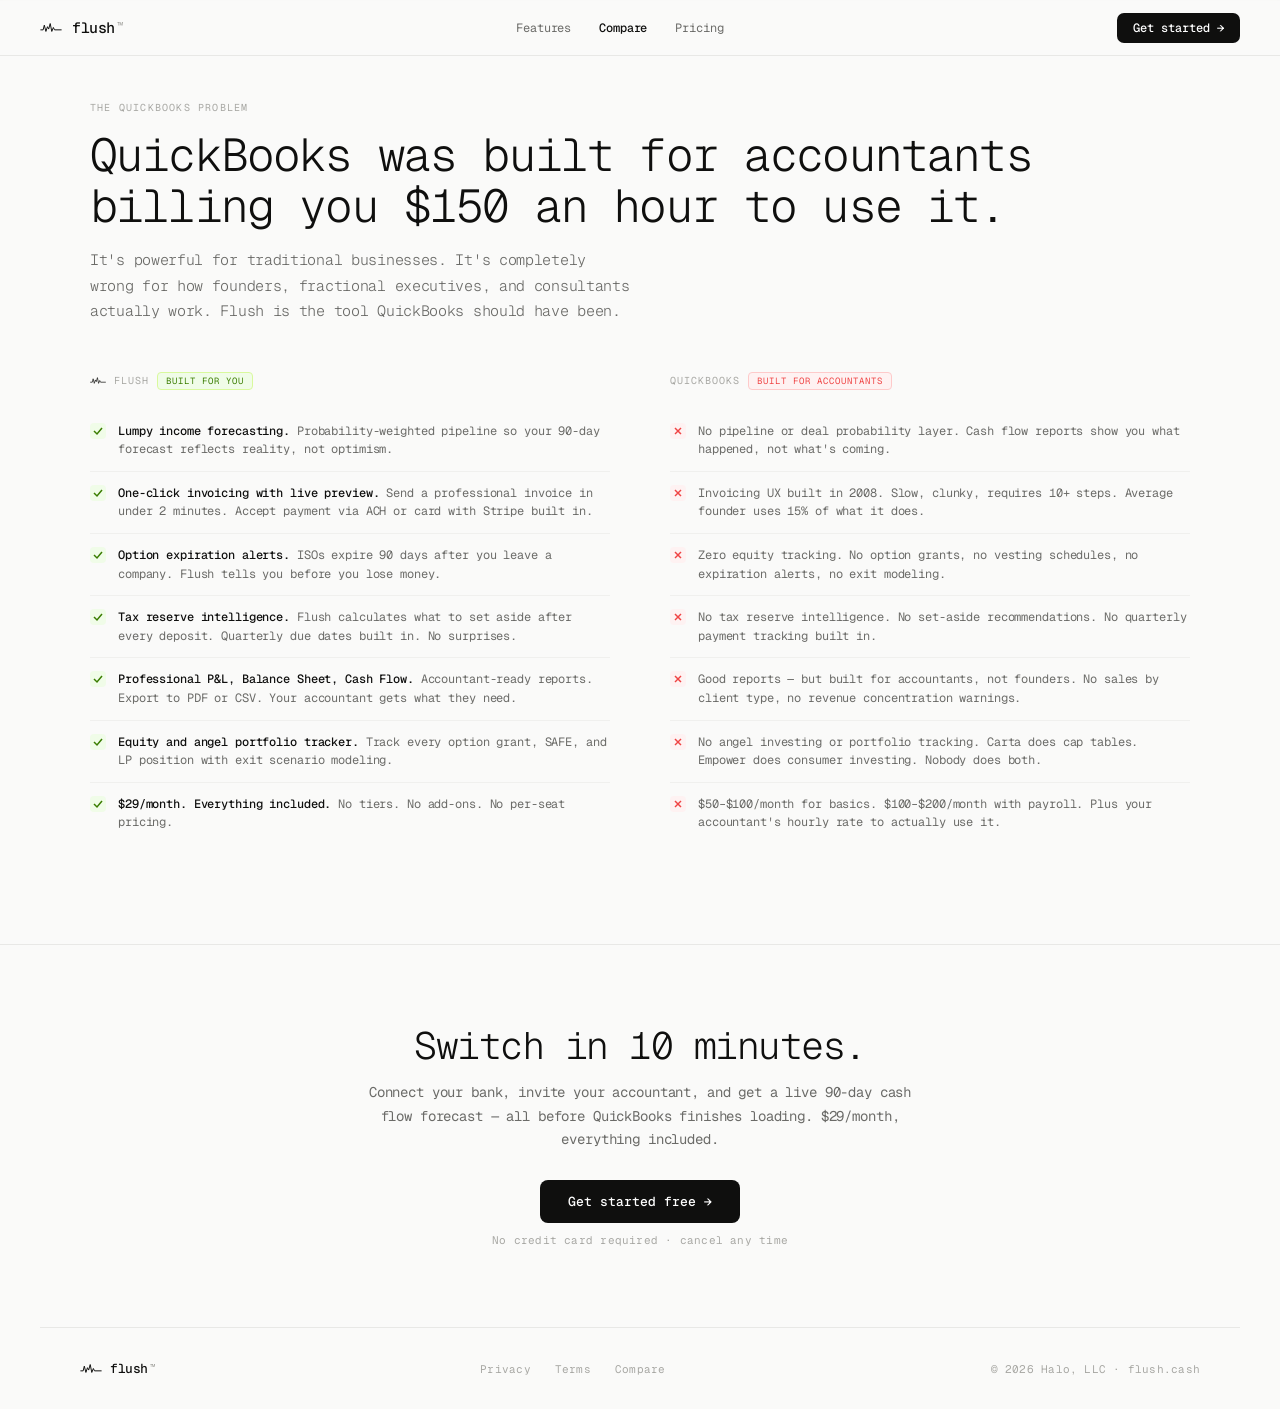
<file: compare/quickbooks.html>
<!DOCTYPE html>
<html lang="en">
<head>
<meta charset="UTF-8">
<meta name="viewport" content="width=device-width, initial-scale=1.0">
<title>Flush vs QuickBooks — Built for founders, not accountants</title>
<meta name="description" content="Flush vs QuickBooks: cash flow forecasting, tax intelligence, and equity tracking built for solo founders — not accountants billing you $150/hour to use it.">
<meta property="og:title" content="Flush vs QuickBooks">
<meta property="og:description" content="Built for founders, not accountants. See the full feature comparison.">
<meta property="og:url" content="https://www.flush.cash/compare/quickbooks">
<meta property="og:type" content="website">
<link rel="icon" type="image/png" href="/favicon.png">
<link rel="stylesheet" href="/compare.css">
</head>
<body>

<nav>
  <a class="nav-logo" href="/">
    <svg width="22" height="15" viewBox="0 0 56 32" fill="none">
      <path d="M2 22 L8 22 L11 10 L15 26 L19 14 L22 20 L26 6 L30 26 L34 16 L37 22 L54 22" stroke="#0f0f0e" stroke-width="2.5" stroke-linecap="round" stroke-linejoin="round"/>
    </svg>
    <span class="nav-wordmark">flush<sup style="font-size:0.65em;font-weight:400;letter-spacing:0;color:var(--text-tertiary);margin-left:2px;line-height:1;position:relative;top:2px;">™</sup></span>
  </a>
  <div class="nav-links">
    <a href="/#features" class="nav-link">Features</a>
    <a href="/compare" class="nav-link active">Compare</a>
    <a href="/#pricing" class="nav-link">Pricing</a>
  </div>
  <a href="https://app.flush.cash" class="nav-cta">Get started →</a>
</nav>

<div class="qb-section" style="padding-top:100px">
  <div class="qb-inner">
    <div class="section-eyebrow reveal">The QuickBooks problem</div>
    <h2 class="section-headline reveal">QuickBooks was built for accountants<br>billing you $150 an hour to use it.</h2>
    <p class="section-body reveal" style="margin-bottom:0;">It's powerful for traditional businesses. It's completely wrong for how founders, fractional executives, and consultants actually work. Flush is the tool QuickBooks should have been.</p>

    <div class="qb-grid reveal">
      <!-- Flush column -->
      <div>
        <div class="qb-col-label">
          <svg width="16" height="11" viewBox="0 0 56 32" fill="none"><path d="M2 22 L8 22 L11 10 L15 26 L19 14 L22 20 L26 6 L30 26 L34 16 L37 22 L54 22" stroke="#0f0f0e" stroke-width="2.5" stroke-linecap="round" stroke-linejoin="round"/></svg>
          flush
          <span class="pill tag-green" style="background:var(--accent-muted);color:#3a7d00;border:1px solid #d9f99d">Built for you</span>
        </div>
        <div class="qb-row"><div class="qb-check yes"><svg width="10" height="10" viewBox="0 0 10 10" fill="none" stroke="#3a7d00" stroke-width="1.5"><polyline points="1,5 4,8 9,2"/></svg></div><div class="qb-text"><strong>Lumpy income forecasting.</strong> Probability-weighted pipeline so your 90-day forecast reflects reality, not optimism.</div></div>
        <div class="qb-row"><div class="qb-check yes"><svg width="10" height="10" viewBox="0 0 10 10" fill="none" stroke="#3a7d00" stroke-width="1.5"><polyline points="1,5 4,8 9,2"/></svg></div><div class="qb-text"><strong>One-click invoicing with live preview.</strong> Send a professional invoice in under 2 minutes. Accept payment via ACH or card with Stripe built in.</div></div>
        <div class="qb-row"><div class="qb-check yes"><svg width="10" height="10" viewBox="0 0 10 10" fill="none" stroke="#3a7d00" stroke-width="1.5"><polyline points="1,5 4,8 9,2"/></svg></div><div class="qb-text"><strong>Option expiration alerts.</strong> ISOs expire 90 days after you leave a company. Flush tells you before you lose money.</div></div>
        <div class="qb-row"><div class="qb-check yes"><svg width="10" height="10" viewBox="0 0 10 10" fill="none" stroke="#3a7d00" stroke-width="1.5"><polyline points="1,5 4,8 9,2"/></svg></div><div class="qb-text"><strong>Tax reserve intelligence.</strong> Flush calculates what to set aside after every deposit. Quarterly due dates built in. No surprises.</div></div>
        <div class="qb-row"><div class="qb-check yes"><svg width="10" height="10" viewBox="0 0 10 10" fill="none" stroke="#3a7d00" stroke-width="1.5"><polyline points="1,5 4,8 9,2"/></svg></div><div class="qb-text"><strong>Professional P&L, Balance Sheet, Cash Flow.</strong> Accountant-ready reports. Export to PDF or CSV. Your accountant gets what they need.</div></div>
        <div class="qb-row"><div class="qb-check yes"><svg width="10" height="10" viewBox="0 0 10 10" fill="none" stroke="#3a7d00" stroke-width="1.5"><polyline points="1,5 4,8 9,2"/></svg></div><div class="qb-text"><strong>Equity and angel portfolio tracker.</strong> Track every option grant, SAFE, and LP position with exit scenario modeling.</div></div>
        <div class="qb-row"><div class="qb-check yes"><svg width="10" height="10" viewBox="0 0 10 10" fill="none" stroke="#3a7d00" stroke-width="1.5"><polyline points="1,5 4,8 9,2"/></svg></div><div class="qb-text"><strong>$29/month. Everything included.</strong> No tiers. No add-ons. No per-seat pricing.</div></div>
      </div>

      <!-- QuickBooks column -->
      <div>
        <div class="qb-col-label">
          QuickBooks
          <span class="pill" style="background:var(--red-muted);color:var(--red);border:1px solid #fecaca;padding:2px 8px;border-radius:4px;font-size:9px">Built for accountants</span>
        </div>
        <div class="qb-row"><div class="qb-check no"><svg width="10" height="10" viewBox="0 0 10 10" fill="none" stroke="var(--red)" stroke-width="1.5"><line x1="2" y1="2" x2="8" y2="8"/><line x1="8" y1="2" x2="2" y2="8"/></svg></div><div class="qb-text">No pipeline or deal probability layer. Cash flow reports show you what happened, not what's coming.</div></div>
        <div class="qb-row"><div class="qb-check no"><svg width="10" height="10" viewBox="0 0 10 10" fill="none" stroke="var(--red)" stroke-width="1.5"><line x1="2" y1="2" x2="8" y2="8"/><line x1="8" y1="2" x2="2" y2="8"/></svg></div><div class="qb-text">Invoicing UX built in 2008. Slow, clunky, requires 10+ steps. Average founder uses 15% of what it does.</div></div>
        <div class="qb-row"><div class="qb-check no"><svg width="10" height="10" viewBox="0 0 10 10" fill="none" stroke="var(--red)" stroke-width="1.5"><line x1="2" y1="2" x2="8" y2="8"/><line x1="8" y1="2" x2="2" y2="8"/></svg></div><div class="qb-text">Zero equity tracking. No option grants, no vesting schedules, no expiration alerts, no exit modeling.</div></div>
        <div class="qb-row"><div class="qb-check no"><svg width="10" height="10" viewBox="0 0 10 10" fill="none" stroke="var(--red)" stroke-width="1.5"><line x1="2" y1="2" x2="8" y2="8"/><line x1="8" y1="2" x2="2" y2="8"/></svg></div><div class="qb-text">No tax reserve intelligence. No set-aside recommendations. No quarterly payment tracking built in.</div></div>
        <div class="qb-row"><div class="qb-check no"><svg width="10" height="10" viewBox="0 0 10 10" fill="none" stroke="var(--red)" stroke-width="1.5"><line x1="2" y1="2" x2="8" y2="8"/><line x1="8" y1="2" x2="2" y2="8"/></svg></div><div class="qb-text">Good reports — but built for accountants, not founders. No sales by client type, no revenue concentration warnings.</div></div>
        <div class="qb-row"><div class="qb-check no"><svg width="10" height="10" viewBox="0 0 10 10" fill="none" stroke="var(--red)" stroke-width="1.5"><line x1="2" y1="2" x2="8" y2="8"/><line x1="8" y1="2" x2="2" y2="8"/></svg></div><div class="qb-text">No angel investing or portfolio tracking. Carta does cap tables. Empower does consumer investing. Nobody does both.</div></div>
        <div class="qb-row"><div class="qb-check no"><svg width="10" height="10" viewBox="0 0 10 10" fill="none" stroke="var(--red)" stroke-width="1.5"><line x1="2" y1="2" x2="8" y2="8"/><line x1="8" y1="2" x2="2" y2="8"/></svg></div><div class="qb-text">$50–$100/month for basics. $100–$200/month with payroll. Plus your accountant's hourly rate to actually use it.</div></div>
      </div>
    </div>
  </div>
</div>

<div class="cmp-cta-section">
  <div class="cmp-cta-inner">
    <h2 class="cmp-cta-headline">Switch in 10 minutes.</h2>
    <p class="cmp-cta-sub">Connect your bank, invite your accountant, and get a live 90-day cash flow forecast — all before QuickBooks finishes loading. $29/month, everything included.</p>
    <a href="https://app.flush.cash" class="cmp-cta-btn">Get started free →</a>
    <p class="cmp-cta-note">No credit card required · cancel any time</p>
  </div>
</div>

<footer>
  <a class="footer-logo" href="/">
    <svg width="22" height="15" viewBox="0 0 56 32" fill="none">
      <path d="M2 22 L8 22 L11 10 L15 26 L19 14 L22 20 L26 6 L30 26 L34 16 L37 22 L54 22" stroke="#0f0f0e" stroke-width="2.5" stroke-linecap="round" stroke-linejoin="round"/>
    </svg>
    <span class="footer-wordmark">flush<sup style="font-size:0.65em;font-weight:400;letter-spacing:0;color:var(--text-tertiary);margin-left:2px;line-height:1;position:relative;top:2px;">™</sup></span>
  </a>
  <div class="footer-links">
    <a href="/privacy" class="footer-link">Privacy</a>
    <a href="/terms" class="footer-link">Terms</a>
    <a href="/compare" class="footer-link">Compare</a>
  </div>
  <span class="footer-copy">© 2026 Halo, LLC · flush.cash</span>
</footer>

<script>
const observer = new IntersectionObserver(entries => {
  entries.forEach(e => { if (e.isIntersecting) e.target.classList.add('visible'); });
}, { threshold: 0.08 });
document.querySelectorAll('.reveal').forEach(el => observer.observe(el));
</script>
</body>
</html>
</file>
<file: compare.css>
/* Shared styles for /compare pages — extends the flush.cash design system */
@import url('https://fonts.googleapis.com/css2?family=Geist+Mono:wght@300;400;500;600&display=swap');

*, *::before, *::after { margin: 0; padding: 0; box-sizing: border-box; }
:root {
  --bg: #fafaf9;
  --surface: #fff;
  --border: #e8e8e6;
  --border-subtle: #f0f0ee;
  --text-primary: #0f0f0e;
  --text-secondary: #6b6b68;
  --text-tertiary: #a8a8a4;
  --accent: #a3e635;
  --accent-muted: #f0fce8;
  --red: #ef4444;
  --red-muted: #fef2f2;
  --green: #16a34a;
  --green-muted: #f0fdf4;
  --mono: 'Geist Mono', 'Courier New', monospace;
}

html { font-size: 14px; scroll-behavior: smooth; }
body {
  background: var(--bg);
  color: var(--text-primary);
  font-family: var(--mono);
  -webkit-font-smoothing: antialiased;
  overflow-x: hidden;
}

/* ── NAV ──────────────────────────────────────────────────────────────────── */
nav {
  position: fixed; top: 0; left: 0; right: 0; z-index: 100;
  height: 56px;
  background: rgba(250,250,249,0.9);
  backdrop-filter: blur(16px);
  border-bottom: 1px solid var(--border);
  display: flex; align-items: center; justify-content: space-between;
  padding: 0 40px;
}
.nav-logo { display: flex; align-items: center; gap: 10px; text-decoration: none; }
.nav-wordmark { font-size: 15px; font-weight: 500; letter-spacing: -0.03em; color: var(--text-primary); }
.nav-links { display: flex; align-items: center; gap: 28px; }
.nav-link { font-size: 12px; color: var(--text-secondary); text-decoration: none; letter-spacing: -0.01em; transition: color 0.15s; }
.nav-link:hover { color: var(--text-primary); }
.nav-link.active { color: var(--text-primary); font-weight: 500; }
.nav-cta {
  display: inline-flex; align-items: center; gap: 6px;
  padding: 7px 16px; border-radius: 7px;
  font-size: 12px; font-weight: 500; font-family: var(--mono);
  background: var(--text-primary); color: #fff;
  text-decoration: none; transition: background 0.15s;
}
.nav-cta:hover { background: #2a2a28; }

/* ── SECTION TYPOGRAPHY (from index.html) ────────────────────────────────── */
.section-eyebrow { font-size: 10px; letter-spacing: 0.12em; text-transform: uppercase; color: var(--text-tertiary); margin-bottom: 16px; }
.section-headline { font-size: clamp(28px, 4vw, 46px); font-weight: 300; letter-spacing: -0.04em; line-height: 1.1; margin-bottom: 16px; }
.section-body { font-size: 15px; font-weight: 300; color: var(--text-secondary); letter-spacing: -0.02em; line-height: 1.7; max-width: 540px; }

/* ── QB-STYLE COMPARISON GRID (original homepage design) ─────────────────── */
.qb-section { border-top: 1px solid var(--border); padding: 100px 40px; }
.qb-inner { max-width: 1100px; margin: 0 auto; }
.qb-grid { display: grid; grid-template-columns: 1fr 1fr; gap: 60px; align-items: start; margin-top: 48px; }
.qb-col-label { font-size: 10px; letter-spacing: 0.1em; text-transform: uppercase; color: var(--text-tertiary); margin-bottom: 20px; display: flex; align-items: center; gap: 8px; }
.qb-col-label .pill { padding: 2px 8px; border-radius: 4px; font-size: 9px; }
.qb-row { display: flex; align-items: flex-start; gap: 12px; padding: 12px 0; border-bottom: 1px solid var(--border-subtle); }
.qb-row:last-child { border-bottom: none; }
.qb-check { width: 16px; height: 16px; border-radius: 4px; display: flex; align-items: center; justify-content: center; flex-shrink: 0; margin-top: 1px; }
.qb-check.yes { background: var(--accent-muted); color: #3a7d00; }
.qb-check.no { background: var(--red-muted); color: var(--red); }
.qb-text { font-size: 12px; color: var(--text-secondary); line-height: 1.55; letter-spacing: -0.01em; }
.qb-text strong { color: var(--text-primary); font-weight: 500; }

/* scroll reveal */
.reveal { opacity: 0; transform: translateY(12px); transition: opacity 0.45s ease, transform 0.45s ease; }
.reveal.visible { opacity: 1; transform: none; }

@media (max-width: 768px) {
  .qb-section { padding: 60px 20px; }
  .qb-grid { grid-template-columns: 1fr; gap: 40px; }
}

/* ── COMPARE INDEX ────────────────────────────────────────────────────────── */
.cmp-hero {
  padding: 120px 40px 64px;
  max-width: 1100px;
  margin: 0 auto;
  text-align: center;
}
.cmp-eyebrow {
  font-size: 10px; letter-spacing: 0.12em; text-transform: uppercase;
  color: var(--text-tertiary); margin-bottom: 20px;
}
.cmp-title {
  font-size: clamp(36px, 5vw, 56px); font-weight: 300;
  letter-spacing: -0.05em; line-height: 1.05; margin-bottom: 16px;
}
.cmp-sub {
  font-size: 16px; font-weight: 300; color: var(--text-secondary);
  letter-spacing: -0.02em; line-height: 1.65; max-width: 480px; margin: 0 auto;
}

.cmp-grid-section { padding: 0 40px 100px; }
.cmp-inner { max-width: 1100px; margin: 0 auto; }
.cmp-cards {
  display: grid; grid-template-columns: repeat(2, 1fr);
  gap: 16px; margin-top: 48px;
}
.cmp-card {
  display: flex; flex-direction: column;
  background: var(--surface); border: 1px solid var(--border);
  border-radius: 14px; padding: 28px 28px 24px;
  text-decoration: none; color: inherit;
  transition: border-color 0.15s, box-shadow 0.15s;
}
.cmp-card:hover {
  border-color: var(--text-primary);
  box-shadow: 0 4px 20px rgba(0,0,0,0.06);
}
.cmp-card-name {
  font-size: 22px; font-weight: 300; letter-spacing: -0.04em;
  color: var(--text-primary); margin-bottom: 8px;
}
.cmp-card-desc {
  font-size: 12px; color: var(--text-secondary); line-height: 1.6;
  letter-spacing: -0.01em; flex: 1; margin-bottom: 20px;
}
.cmp-card-link {
  font-size: 12px; color: var(--text-primary); font-weight: 500;
  letter-spacing: -0.01em;
}

/* ── COMPARE DETAIL ───────────────────────────────────────────────────────── */
.detail-hero {
  padding: 120px 40px 72px;
  max-width: 1100px;
  margin: 0 auto;
}
.detail-breadcrumb {
  font-size: 11px; color: var(--text-tertiary); letter-spacing: 0.04em;
  margin-bottom: 24px;
}
.detail-breadcrumb a { color: var(--text-tertiary); text-decoration: none; }
.detail-breadcrumb a:hover { color: var(--text-primary); }
.detail-vs {
  font-size: 10px; letter-spacing: 0.12em; text-transform: uppercase;
  color: var(--text-tertiary); margin-bottom: 16px;
}
.detail-title {
  font-size: clamp(32px, 5vw, 52px); font-weight: 300;
  letter-spacing: -0.05em; line-height: 1.05; margin-bottom: 16px;
}
.detail-tagline {
  font-size: 16px; font-weight: 300; color: var(--text-secondary);
  letter-spacing: -0.02em; line-height: 1.65; max-width: 560px;
}

/* ── FEATURE TABLE ────────────────────────────────────────────────────────── */
.table-section {
  border-top: 1px solid var(--border); padding: 72px 40px;
}
.table-inner { max-width: 1100px; margin: 0 auto; }
.table-section-label {
  font-size: 10px; letter-spacing: 0.1em; text-transform: uppercase;
  color: var(--text-tertiary); margin-bottom: 32px;
}

.compare-table { width: 100%; border-collapse: collapse; }
.compare-table thead th {
  font-size: 10px; letter-spacing: 0.08em; text-transform: uppercase;
  color: var(--text-tertiary); font-weight: 500;
  padding: 12px 20px; text-align: center;
  border-bottom: 2px solid var(--border);
}
.compare-table thead th:first-child { text-align: left; padding-left: 0; width: 36%; }
.compare-table thead th.flush-th {
  background: var(--accent-muted); color: #3a7d00;
  border-bottom-color: #d9f99d;
}
.compare-table thead th.flush-th .th-logo {
  display: flex; align-items: center; justify-content: center; gap: 6px;
}

.compare-table tbody tr.cat-row td {
  font-size: 9px; letter-spacing: 0.1em; text-transform: uppercase;
  color: var(--text-tertiary); padding: 20px 0 6px;
  border-bottom: none; font-weight: 400;
}
.compare-table tbody td {
  padding: 14px 20px; border-bottom: 1px solid var(--border-subtle);
  font-size: 13px; vertical-align: middle; line-height: 1.45;
}
.compare-table tbody td:first-child {
  padding-left: 0; color: var(--text-primary); font-weight: 500;
}
.compare-table tbody td.feat-note {
  font-size: 11px; color: var(--text-tertiary); display: block;
  font-weight: 400; margin-top: 2px; letter-spacing: 0;
}
.compare-table tbody td:not(:first-child) { text-align: center; }
.compare-table tbody td.yes {
  color: var(--green); font-size: 12px; font-weight: 500;
}
.compare-table tbody td.no {
  color: var(--text-tertiary); font-size: 12px;
}
.compare-table tbody td.partial {
  color: #92400e; font-size: 12px;
}
.compare-table tbody tr:last-child td { border-bottom: none; }

/* check / cross inline icons */
.chk { display: inline-flex; align-items: center; gap: 5px; }

/* ── VERDICT ──────────────────────────────────────────────────────────────── */
.verdict-section {
  border-top: 1px solid var(--border); padding: 72px 40px;
  background: var(--surface);
}
.verdict-inner { max-width: 1100px; margin: 0 auto; }
.verdict-grid { display: grid; grid-template-columns: 1fr 1fr; gap: 48px; margin-top: 40px; }
.verdict-col-label {
  font-size: 10px; letter-spacing: 0.1em; text-transform: uppercase;
  color: var(--text-tertiary); margin-bottom: 16px;
  display: flex; align-items: center; gap: 8px;
}
.verdict-name { font-size: 18px; font-weight: 300; letter-spacing: -0.03em; margin-bottom: 10px; }
.verdict-body { font-size: 13px; color: var(--text-secondary); line-height: 1.7; letter-spacing: -0.01em; }
.verdict-bullets { display: flex; flex-direction: column; gap: 8px; margin-top: 16px; }
.verdict-bullet {
  display: flex; align-items: flex-start; gap: 8px;
  font-size: 12px; color: var(--text-secondary);
}
.verdict-bullet::before { content: '→'; color: var(--text-tertiary); flex-shrink: 0; margin-top: 1px; }
.verdict-bullet strong { color: var(--text-primary); font-weight: 500; }

/* ── CTA ──────────────────────────────────────────────────────────────────── */
.cmp-cta-section {
  border-top: 1px solid var(--border); padding: 80px 40px;
  text-align: center;
}
.cmp-cta-inner { max-width: 560px; margin: 0 auto; }
.cmp-cta-headline {
  font-size: clamp(26px, 4vw, 38px); font-weight: 300;
  letter-spacing: -0.04em; line-height: 1.1; margin-bottom: 14px;
}
.cmp-cta-sub {
  font-size: 14px; color: var(--text-secondary); line-height: 1.7;
  letter-spacing: -0.01em; margin-bottom: 28px;
}
.cmp-cta-btn {
  display: inline-flex; align-items: center; gap: 6px;
  padding: 13px 28px; border-radius: 8px;
  background: var(--text-primary); color: #fff;
  font-family: var(--mono); font-size: 13px; font-weight: 500;
  text-decoration: none; transition: background 0.15s;
}
.cmp-cta-btn:hover { background: #2a2a28; }
.cmp-cta-note { font-size: 11px; color: var(--text-tertiary); margin-top: 10px; letter-spacing: 0.02em; }

/* ── FOOTER ───────────────────────────────────────────────────────────────── */
footer {
  border-top: 1px solid var(--border); padding: 32px 40px;
  display: flex; align-items: center; justify-content: space-between;
  flex-wrap: wrap; gap: 16px;
  max-width: 1200px; margin: 0 auto;
}
.footer-logo { display: flex; align-items: center; gap: 8px; text-decoration: none; }
.footer-wordmark { font-size: 13px; font-weight: 500; letter-spacing: -0.03em; color: var(--text-primary); }
.footer-links { display: flex; gap: 24px; }
.footer-link { font-size: 11px; color: var(--text-tertiary); text-decoration: none; letter-spacing: 0.02em; }
.footer-link:hover { color: var(--text-primary); }
.footer-copy { font-size: 11px; color: var(--text-tertiary); letter-spacing: 0.02em; }

/* ── RESPONSIVE ───────────────────────────────────────────────────────────── */
@media (max-width: 768px) {
  nav { padding: 0 20px; }
  .nav-links { display: none; }
  .cmp-hero, .cmp-grid-section, .detail-hero, .table-section, .verdict-section, .cmp-cta-section { padding-left: 20px; padding-right: 20px; }
  .cmp-cards { grid-template-columns: 1fr; }
  .verdict-grid { grid-template-columns: 1fr; gap: 32px; }
  .compare-table thead th { padding: 10px 12px; font-size: 9px; }
  .compare-table tbody td { padding: 12px; font-size: 12px; }
  footer { padding: 24px 20px; }
}
</file>
<file: legal.css>
/* Shared styles for /privacy, /terms, /security — match flush.cash design */
@import url('https://fonts.googleapis.com/css2?family=Geist+Mono:wght@300;400;500;600&display=swap');

*, *::before, *::after { margin: 0; padding: 0; box-sizing: border-box; }
:root {
  --bg: #fafaf9;
  --surface: #fff;
  --border: #e8e8e6;
  --border-subtle: #f0f0ee;
  --text-primary: #0f0f0e;
  --text-secondary: #6b6b68;
  --text-tertiary: #a8a8a4;
  --accent: #a3e635;
  --accent-muted: #f0fce8;
  --mono: 'Geist Mono', 'Courier New', monospace;
}

body {
  background: var(--bg);
  color: var(--text-primary);
  font-family: var(--mono);
  -webkit-font-smoothing: antialiased;
  line-height: 1.6;
}

/* NAV — match index.html */
nav {
  position: fixed;
  top: 0;
  left: 0;
  right: 0;
  z-index: 100;
  height: 56px;
  background: rgba(250, 250, 249, 0.9);
  backdrop-filter: blur(16px);
  border-bottom: 1px solid var(--border);
  display: flex;
  align-items: center;
  justify-content: space-between;
  padding: 0 40px;
}
.nav-logo { display: flex; align-items: center; gap: 10px; text-decoration: none; }
.nav-wordmark { font-size: 15px; font-weight: 500; letter-spacing: -0.03em; color: var(--text-primary); }
.nav-links { display: flex; align-items: center; gap: 28px; }
.nav-link {
  font-size: 12px;
  color: var(--text-secondary);
  text-decoration: none;
  letter-spacing: -0.01em;
  transition: color 0.15s;
}
.nav-link:hover { color: var(--text-primary); }
.nav-cta {
  display: inline-flex;
  align-items: center;
  gap: 6px;
  padding: 7px 16px;
  border-radius: 7px;
  font-size: 12px;
  font-weight: 500;
  background: var(--text-primary);
  color: #fff;
  text-decoration: none;
  transition: background 0.15s;
}
.nav-cta:hover { background: #2a2a28; }

/* LEGAL CONTENT */
.legal-shell {
  max-width: 720px;
  margin: 0 auto;
  padding: 120px 40px 80px;
}
.legal-eyebrow {
  display: inline-flex;
  align-items: center;
  gap: 8px;
  padding: 5px 14px;
  border-radius: 20px;
  border: 1px solid var(--border);
  background: var(--surface);
  font-size: 11px;
  color: var(--text-secondary);
  letter-spacing: 0.04em;
  margin-bottom: 28px;
}
.legal-eyebrow-dot {
  width: 5px;
  height: 5px;
  border-radius: 50%;
  background: var(--accent);
}
.legal-title {
  font-size: clamp(32px, 5vw, 44px);
  font-weight: 300;
  letter-spacing: -0.04em;
  line-height: 1.05;
  margin-bottom: 12px;
  color: var(--text-primary);
}
.legal-updated {
  font-size: 12px;
  color: var(--text-tertiary);
  letter-spacing: 0.02em;
  margin-bottom: 40px;
}
.legal-intro {
  font-size: 15px;
  color: var(--text-secondary);
  letter-spacing: -0.01em;
  margin-bottom: 40px;
  line-height: 1.7;
}
.legal-shell h2 {
  font-size: 11px;
  font-weight: 500;
  letter-spacing: 0.1em;
  text-transform: uppercase;
  color: var(--text-tertiary);
  margin: 48px 0 16px;
  padding-bottom: 8px;
  border-bottom: 1px solid var(--border);
}
.legal-shell h3 {
  font-size: 15px;
  font-weight: 500;
  letter-spacing: -0.02em;
  color: var(--text-primary);
  margin: 28px 0 10px;
}
.legal-shell p {
  font-size: 14px;
  color: var(--text-secondary);
  line-height: 1.75;
  margin-bottom: 14px;
  letter-spacing: -0.005em;
}
.legal-shell ul, .legal-shell ol {
  padding-left: 22px;
  margin-bottom: 14px;
}
.legal-shell li {
  font-size: 14px;
  color: var(--text-secondary);
  line-height: 1.75;
  margin-bottom: 6px;
  letter-spacing: -0.005em;
}
.legal-shell strong { color: var(--text-primary); font-weight: 500; }
.legal-shell a { color: var(--text-primary); text-decoration: underline; text-decoration-color: var(--border); }
.legal-shell a:hover { text-decoration-color: var(--text-primary); }

.legal-callout {
  background: var(--surface);
  border: 1px solid var(--border);
  border-radius: 12px;
  padding: 20px 24px;
  margin: 24px 0;
}
.legal-callout p:last-child { margin-bottom: 0; }
.legal-callout-label {
  font-size: 10px;
  letter-spacing: 0.1em;
  text-transform: uppercase;
  color: var(--text-tertiary);
  margin-bottom: 8px;
}

.legal-shell table {
  width: 100%;
  border-collapse: collapse;
  margin: 16px 0 24px;
  font-size: 13px;
}
.legal-shell th {
  text-align: left;
  font-size: 10px;
  letter-spacing: 0.08em;
  text-transform: uppercase;
  color: var(--text-tertiary);
  font-weight: 400;
  padding: 0 12px 10px 0;
  border-bottom: 1px solid var(--border);
}
.legal-shell td {
  padding: 10px 12px 10px 0;
  border-bottom: 1px solid var(--border-subtle);
  color: var(--text-secondary);
  vertical-align: top;
}
.legal-shell td:first-child {
  color: var(--text-primary);
  font-weight: 500;
  white-space: nowrap;
  padding-right: 20px;
}

.contact-card {
  background: var(--surface);
  border: 1px solid var(--border);
  border-radius: 12px;
  padding: 24px;
  margin-top: 32px;
}
.contact-card .label {
  font-size: 10px;
  letter-spacing: 0.1em;
  text-transform: uppercase;
  color: var(--text-tertiary);
  margin-bottom: 6px;
}
.contact-card .email {
  font-size: 16px;
  color: var(--text-primary);
}

/* FOOTER — match index.html */
footer {
  border-top: 1px solid var(--border);
  padding: 32px 40px;
  display: flex;
  align-items: center;
  justify-content: space-between;
  flex-wrap: wrap;
  gap: 16px;
  max-width: 1200px;
  margin: 0 auto;
}
.footer-logo { display: flex; align-items: center; gap: 8px; text-decoration: none; }
.footer-wordmark { font-size: 13px; font-weight: 500; letter-spacing: -0.03em; color: var(--text-primary); }
.footer-links { display: flex; gap: 24px; }
.footer-link {
  font-size: 11px;
  color: var(--text-tertiary);
  text-decoration: none;
  letter-spacing: 0.02em;
}
.footer-link:hover { color: var(--text-primary); }
.footer-copy {
  font-size: 11px;
  color: var(--text-tertiary);
  letter-spacing: 0.02em;
}

@media (max-width: 640px) {
  nav { padding: 0 20px; }
  .nav-links { display: none; }
  .legal-shell { padding: 100px 20px 60px; }
  footer { padding: 24px 20px; }
}
</file>
